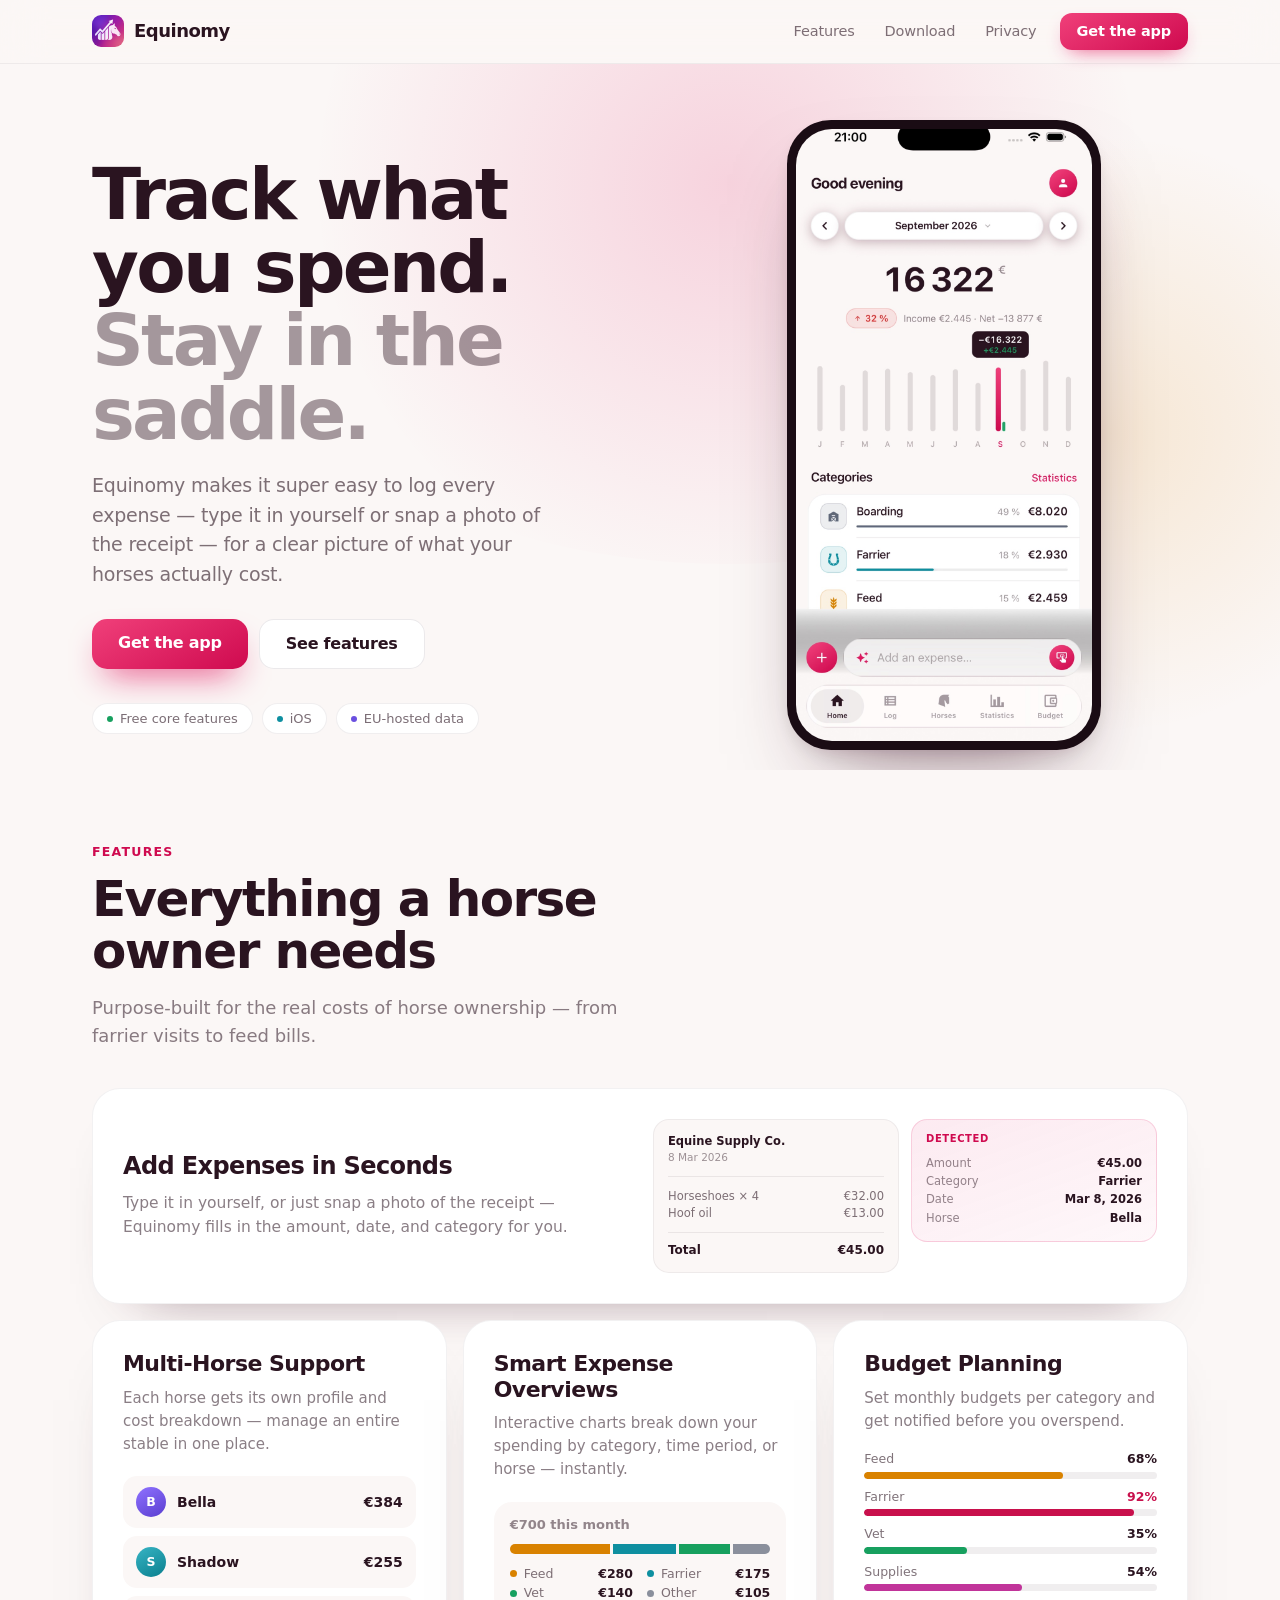
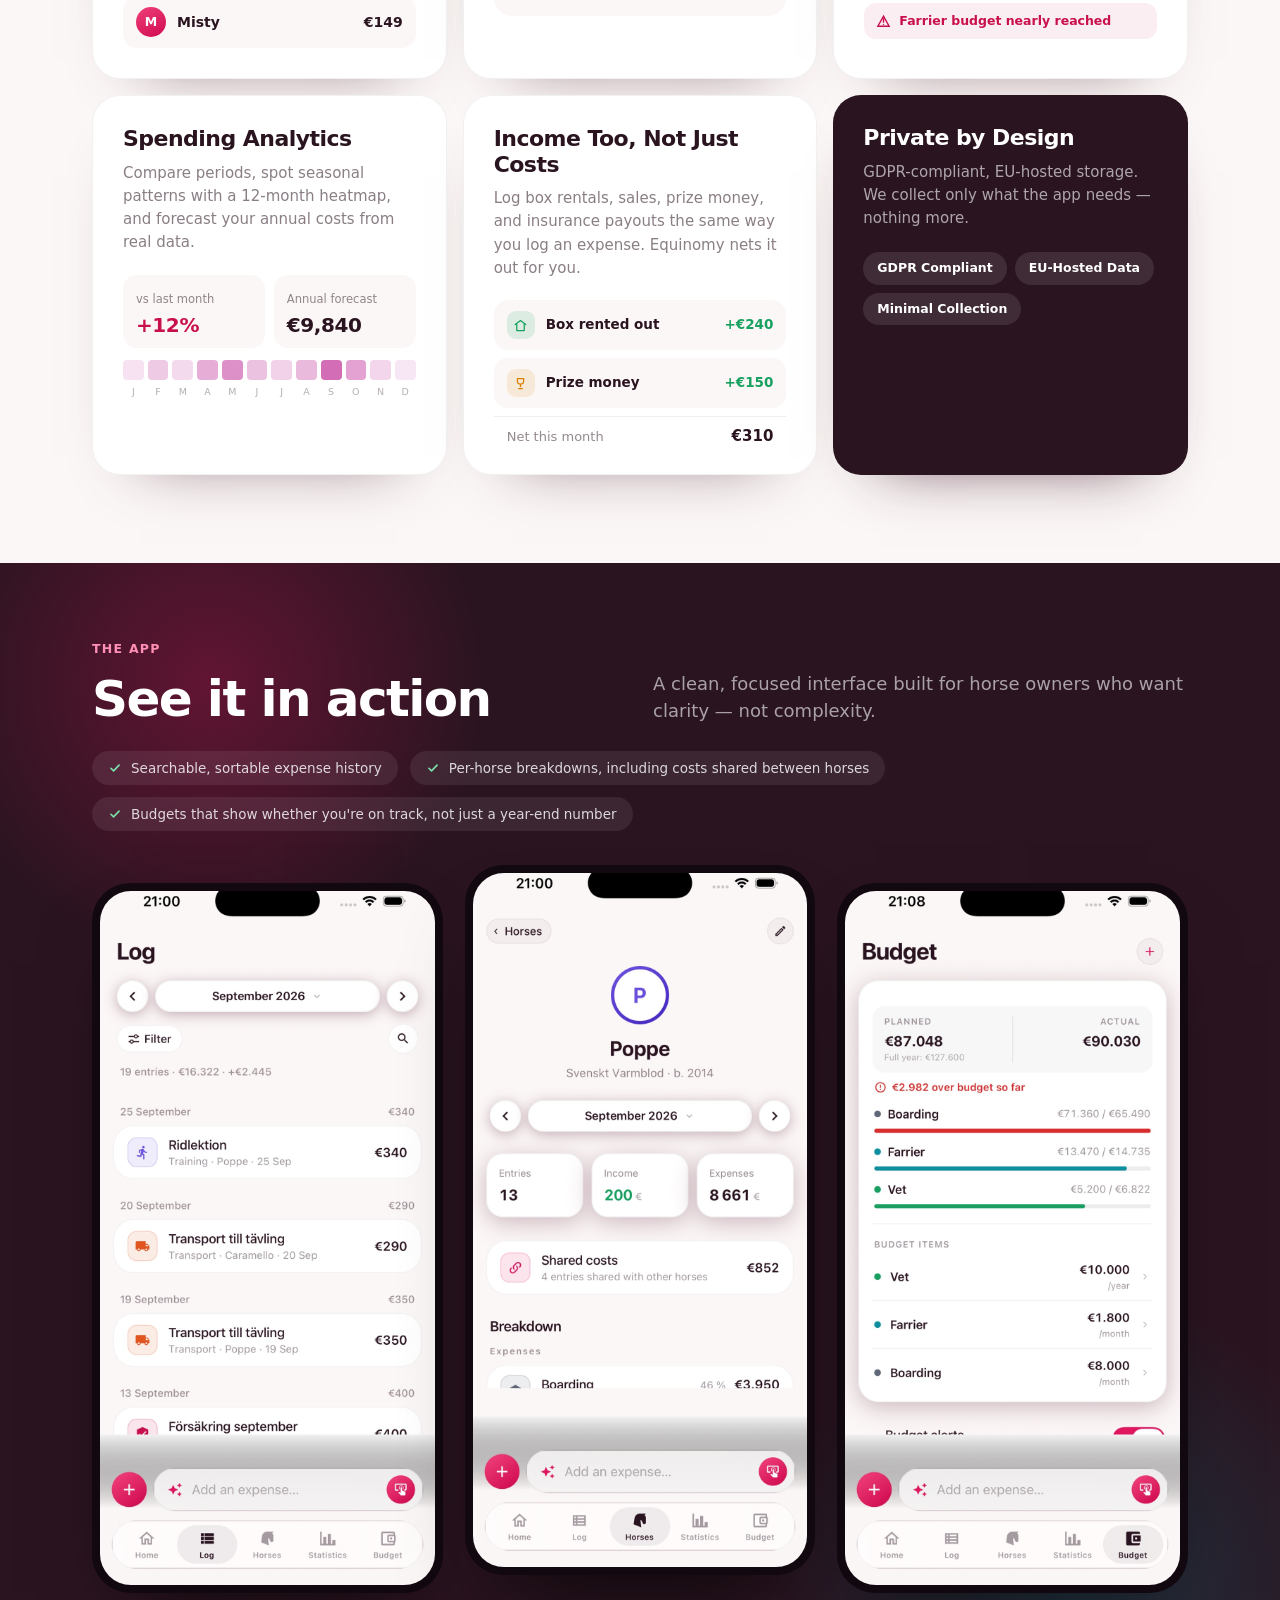
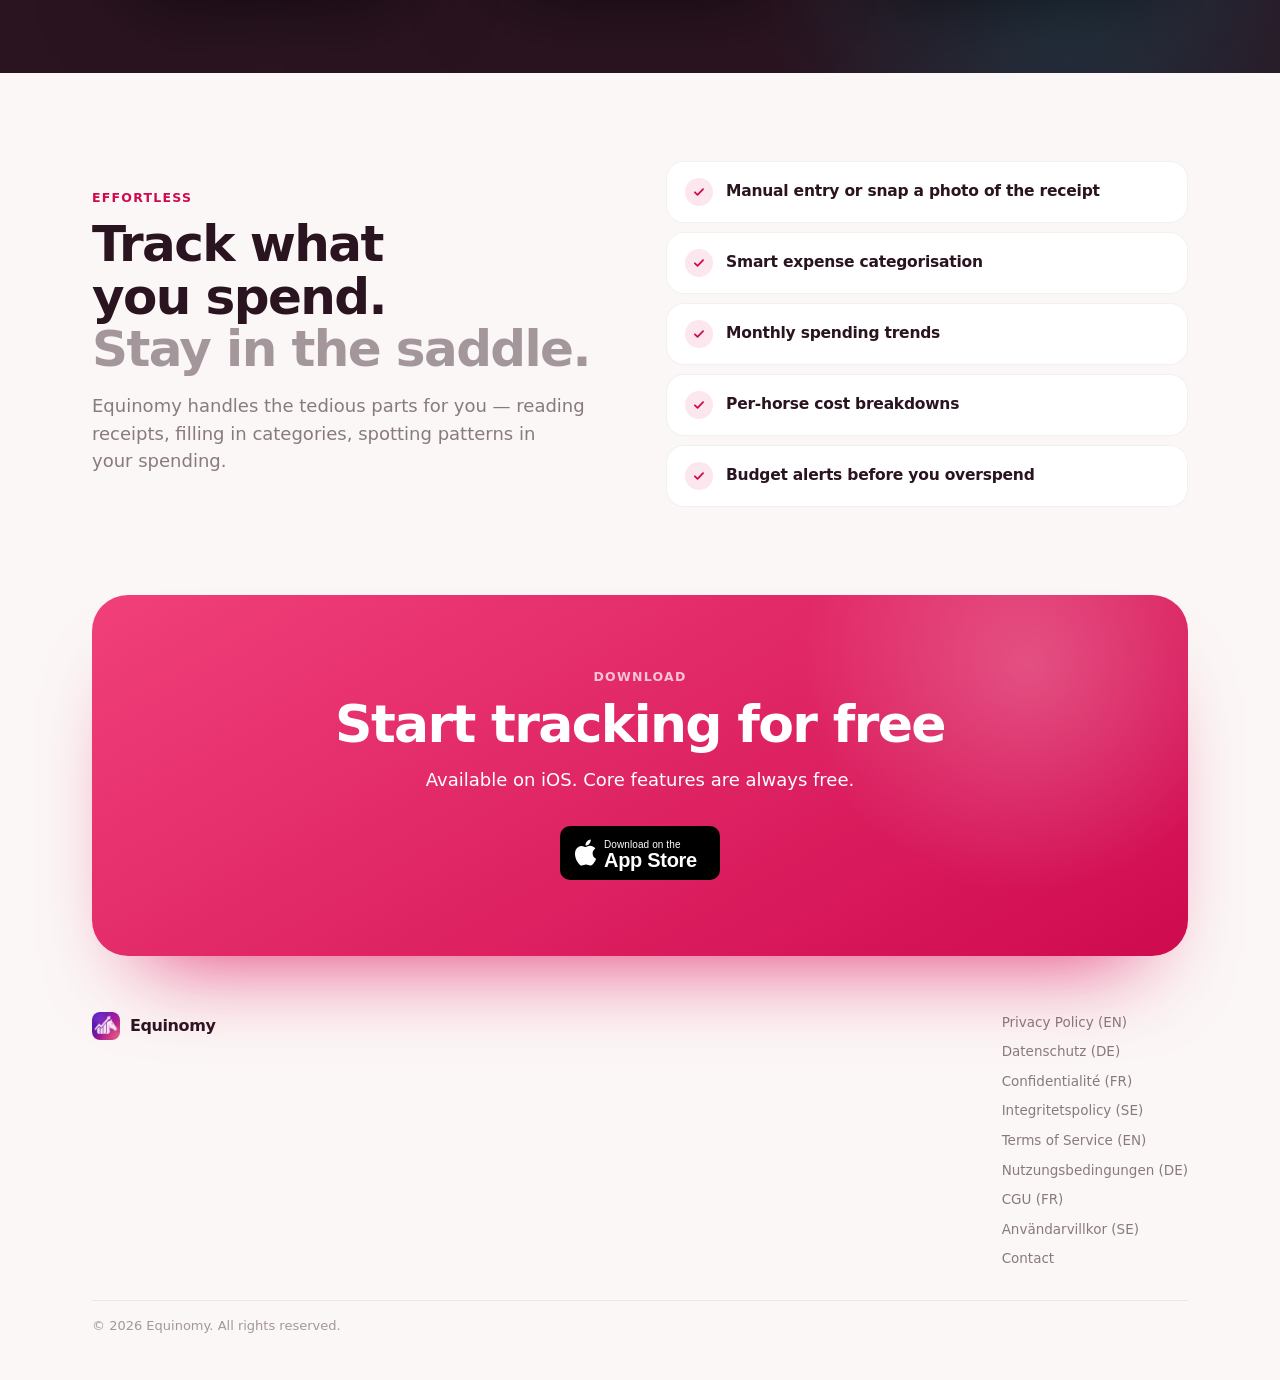
<file: index.html>
<!DOCTYPE html>
<html lang="en">
<head>
  <meta charset="UTF-8" />
  <meta name="viewport" content="width=device-width, initial-scale=1.0" />
  <title>Equinomy – Horse Expense Tracker</title>
  <meta name="description" content="Track every horse expense effortlessly. Type it in yourself or snap a photo of the receipt — budget overviews and multi-horse support, all in one app." />
  <link rel="icon" href="assets/logo-icon.png" />
  <link rel="stylesheet" href="assets/style.css" />
</head>
<body>

<nav>
  <div class="nav-inner">
    <a class="nav-logo" href="index.html">
      <img src="assets/logo-icon.png" alt="Equinomy logo" />
      Equinomy
    </a>
    <ul class="nav-links">
      <li><a href="#features">Features</a></li>
      <li><a href="#download">Download</a></li>
      <li><a href="privacy-policy-en.html">Privacy</a></li>
      <li><a class="nav-cta" href="#download">Get the app</a></li>
    </ul>
  </div>
</nav>

<!-- HERO -->
<section class="hero">
  <div class="hero-glow hero-glow-1"></div>
  <div class="hero-glow hero-glow-2"></div>
  <div class="hero-inner">
    <div class="hero-copy">
      <h1>Track what you spend.<br><span class="muted">Stay in the saddle.</span></h1>
      <p>Equinomy makes it super easy to log every expense — type it in yourself or snap a photo of the receipt — for a clear picture of what your horses actually cost.</p>
      <div class="hero-actions">
        <a href="#download" class="btn-primary">Get the app</a>
        <a href="#features" class="btn-secondary">See features</a>
      </div>
      <div class="trust-pills">
        <div class="trust-pill"><span class="dot dot-green"></span>Free core features</div>
        <div class="trust-pill"><span class="dot dot-teal"></span>iOS</div>
        <div class="trust-pill"><span class="dot dot-violet"></span>EU-hosted data</div>
      </div>
    </div>

    <!-- hero phone — real screenshot, see app-screenshots/ (mobile repo) →
         assets/screenshots/. See CLAUDE.md's Design System note. -->
    <div class="hero-phone-col">
      <div class="phone-shell">
        <div class="phone-screen">
          <img class="phone-screenshot" src="assets/screenshots/home.jpg" alt="Equinomy home screen showing this month's spend, a 12-month bar chart, and top categories" />
        </div>
      </div>
    </div>
  </div>
</section>

<!-- FEATURES -->
<section class="features" id="features">
  <div class="eyebrow">Features</div>
  <h2 class="section-h2">Everything a horse owner needs</h2>
  <p class="section-sub">Purpose-built for the real costs of horse ownership — from farrier visits to feed bills.</p>

  <div class="features-grid">

    <!-- Add Expenses in Seconds (wide) -->
    <div class="card card-wide">
      <div class="card-copy">
        <h3>Add Expenses in Seconds</h3>
        <p>Type it in yourself, or just snap a photo of the receipt — Equinomy fills in the amount, date, and category for you.</p>
      </div>
      <div class="card-visual ai-visual">
        <div class="receipt-panel">
          <div class="receipt-store">Equine Supply Co.</div>
          <div class="receipt-date">8 Mar 2026</div>
          <div class="receipt-rule"></div>
          <div class="receipt-line"><span>Horseshoes × 4</span><span>€32.00</span></div>
          <div class="receipt-line"><span>Hoof oil</span><span>€13.00</span></div>
          <div class="receipt-rule tight"></div>
          <div class="receipt-total"><span>Total</span><span>€45.00</span></div>
        </div>
        <div class="ai-extracted-panel">
          <div class="ai-extracted-label">DETECTED</div>
          <div class="ai-extracted-row"><span>Amount</span><b>€45.00</b></div>
          <div class="ai-extracted-row"><span>Category</span><b>Farrier</b></div>
          <div class="ai-extracted-row"><span>Date</span><b>Mar 8, 2026</b></div>
          <div class="ai-extracted-row"><span>Horse</span><b>Bella</b></div>
        </div>
      </div>
    </div>

    <!-- Multi-Horse Support -->
    <div class="card">
      <h3>Multi-Horse Support</h3>
      <p>Each horse gets its own profile and cost breakdown — manage an entire stable in one place.</p>
      <div class="horse-rows">
        <div class="horse-row">
          <div class="horse-avatar" style="background:linear-gradient(150deg,#8f72ff,#5a3ed0)">B</div>
          <div class="horse-row-name">Bella</div>
          <div class="horse-row-amt">€384</div>
        </div>
        <div class="horse-row">
          <div class="horse-avatar" style="background:linear-gradient(150deg,#37b4c4,#0a7f8e)">S</div>
          <div class="horse-row-name">Shadow</div>
          <div class="horse-row-amt">€255</div>
        </div>
        <div class="horse-row">
          <div class="horse-avatar" style="background:linear-gradient(150deg,#f0407a,#cf0a4f)">M</div>
          <div class="horse-row-name">Misty</div>
          <div class="horse-row-amt">€149</div>
        </div>
      </div>
    </div>

    <!-- Smart Expense Overviews -->
    <div class="card">
      <h3>Smart Expense Overviews</h3>
      <p>Interactive charts break down your spending by category, time period, or horse — instantly.</p>
      <div class="overview-panel">
        <div class="overview-total">€700 this month</div>
        <div class="overview-bar">
          <div style="flex:280;background:#d98200"></div>
          <div style="flex:175;background:#0e8fa0"></div>
          <div style="flex:140;background:#17a05f"></div>
          <div style="flex:105;background:#8a8f9c"></div>
        </div>
        <div class="overview-legend">
          <div class="legend-row"><span class="legend-dot" style="background:#d98200"></span><span class="legend-label">Feed</span><span class="legend-val">€280</span></div>
          <div class="legend-row"><span class="legend-dot" style="background:#0e8fa0"></span><span class="legend-label">Farrier</span><span class="legend-val">€175</span></div>
          <div class="legend-row"><span class="legend-dot" style="background:#17a05f"></span><span class="legend-label">Vet</span><span class="legend-val">€140</span></div>
          <div class="legend-row"><span class="legend-dot" style="background:#8a8f9c"></span><span class="legend-label">Other</span><span class="legend-val">€105</span></div>
        </div>
      </div>
    </div>

    <!-- Budget Planning -->
    <div class="card">
      <h3>Budget Planning</h3>
      <p>Set monthly budgets per category and get notified before you overspend.</p>
      <div class="budget-rows">
        <div>
          <div class="budget-row-meta"><span>Feed</span><b>68%</b></div>
          <div class="budget-track"><div class="budget-fill" style="width:68%;background:#d98200"></div></div>
        </div>
        <div>
          <div class="budget-row-meta"><span>Farrier</span><b style="color:#c8104c">92%</b></div>
          <div class="budget-track"><div class="budget-fill" style="width:92%;background:#c8104c"></div></div>
        </div>
        <div>
          <div class="budget-row-meta"><span>Vet</span><b>35%</b></div>
          <div class="budget-track"><div class="budget-fill" style="width:35%;background:#17a05f"></div></div>
        </div>
        <div>
          <div class="budget-row-meta"><span>Supplies</span><b>54%</b></div>
          <div class="budget-track"><div class="budget-fill" style="width:54%;background:#c1349a"></div></div>
        </div>
        <div class="budget-warning">
          <svg width="15" height="15" viewBox="0 0 24 24" fill="none" stroke-width="2.2" stroke-linecap="round"><path d="M12 8v5M12 16.5h.01M12 3.5l9 16H3z"/></svg>
          <span>Farrier budget nearly reached</span>
        </div>
      </div>
    </div>

    <!-- Spending Analytics -->
    <div class="card">
      <h3>Spending Analytics</h3>
      <p>Compare periods, spot seasonal patterns with a 12-month heatmap, and forecast your annual costs from real data.</p>
      <div class="analytics-kpis">
        <div class="analytics-kpi"><span class="analytics-kpi-label">vs last month</span><span class="analytics-kpi-val negative">+12%</span></div>
        <div class="analytics-kpi"><span class="analytics-kpi-label">Annual forecast</span><span class="analytics-kpi-val">€9,840</span></div>
      </div>
      <div class="heatmap">
        <div class="heatmap-cell" style="opacity:.14"></div>
        <div class="heatmap-cell" style="opacity:.26"></div>
        <div class="heatmap-cell" style="opacity:.18"></div>
        <div class="heatmap-cell" style="opacity:.40"></div>
        <div class="heatmap-cell" style="opacity:.55"></div>
        <div class="heatmap-cell" style="opacity:.30"></div>
        <div class="heatmap-cell" style="opacity:.22"></div>
        <div class="heatmap-cell" style="opacity:.34"></div>
        <div class="heatmap-cell" style="opacity:.72"></div>
        <div class="heatmap-cell" style="opacity:.46"></div>
        <div class="heatmap-cell" style="opacity:.20"></div>
        <div class="heatmap-cell" style="opacity:.12"></div>
      </div>
      <div class="heatmap-labels">
        <span>J</span><span>F</span><span>M</span><span>A</span><span>M</span><span>J</span><span>J</span><span>A</span><span>S</span><span>O</span><span>N</span><span>D</span>
      </div>
    </div>

    <!-- Income Too, Not Just Costs (content flag: showIncome, default true) -->
    <div class="card">
      <h3>Income Too, Not Just Costs</h3>
      <p>Log box rentals, sales, prize money, and insurance payouts the same way you log an expense. Equinomy nets it out for you.</p>
      <div class="income-rows">
        <div class="income-row">
          <div class="income-icon" style="background:rgba(23,160,95,.13)"><svg width="15" height="15" viewBox="0 0 24 24" fill="none" stroke="#17a05f" stroke-linecap="round" stroke-linejoin="round"><path d="M3.5 10.5L12 4l8.5 6.5M6 9.5V20h12V9.5"/></svg></div>
          <div class="income-label">Box rented out</div>
          <div class="income-amt">+€240</div>
        </div>
        <div class="income-row">
          <div class="income-icon" style="background:rgba(217,130,0,.12)"><svg width="15" height="15" viewBox="0 0 24 24" fill="none" stroke="#d98200" stroke-linecap="round" stroke-linejoin="round"><path d="M7 4h10v4a5 5 0 01-10 0zM12 13v4M9 20h6"/></svg></div>
          <div class="income-label">Prize money</div>
          <div class="income-amt">+€150</div>
        </div>
        <div class="income-net">
          <div class="income-net-label">Net this month</div>
          <div class="income-net-val">€310</div>
        </div>
      </div>
    </div>

    <!-- Private by Design -->
    <div class="card card-dark">
      <h3>Private by Design</h3>
      <p>GDPR-compliant, EU-hosted storage. We collect only what the app needs — nothing more.</p>
      <div class="privacy-badges">
        <span>GDPR Compliant</span>
        <span>EU-Hosted Data</span>
        <span>Minimal Collection</span>
      </div>
    </div>

  </div>
</section>

<!-- SEE IT IN ACTION -->
<section class="action-section">
  <div class="action-glow action-glow-1"></div>
  <div class="action-glow action-glow-2"></div>
  <div class="action-inner">
    <div class="eyebrow on-dark">The app</div>
    <div class="action-head">
      <h2 class="section-h2 on-dark">See it in action</h2>
      <p class="section-sub on-dark">A clean, focused interface built for horse owners who want clarity — not complexity.</p>
    </div>
    <div class="action-pills">
      <div class="action-pill"><svg width="14" height="14" viewBox="0 0 24 24" fill="none" stroke-linecap="round" stroke-linejoin="round"><path d="M5 12.5l4.5 4.5L19 7"/></svg><span>Searchable, sortable expense history</span></div>
      <div class="action-pill"><svg width="14" height="14" viewBox="0 0 24 24" fill="none" stroke-linecap="round" stroke-linejoin="round"><path d="M5 12.5l4.5 4.5L19 7"/></svg><span>Per-horse breakdowns, including costs shared between horses</span></div>
      <div class="action-pill"><svg width="14" height="14" viewBox="0 0 24 24" fill="none" stroke-linecap="round" stroke-linejoin="round"><path d="M5 12.5l4.5 4.5L19 7"/></svg><span>Budgets that show whether you're on track, not just a year-end number</span></div>
    </div>

    <!-- Real screenshots — see app-screenshots/ (mobile repo) → assets/screenshots/. -->
    <div class="action-phones">

      <!-- Log -->
      <div class="phone-shell-sm">
        <div class="phone-screen-sm">
          <img class="phone-screenshot" src="assets/screenshots/log.jpg" alt="Equinomy Log screen with search, filters, and a list of expenses" />
        </div>
      </div>

      <!-- Horse profile — shared costs -->
      <div class="phone-shell-sm raised">
        <div class="phone-screen-sm">
          <img class="phone-screenshot" src="assets/screenshots/horse-detail.jpg" alt="Equinomy horse profile showing expenses, income, and costs shared with another horse" />
        </div>
      </div>

      <!-- Budget -->
      <div class="phone-shell-sm">
        <div class="phone-screen-sm">
          <img class="phone-screenshot" src="assets/screenshots/budget.jpg" alt="Equinomy Budget screen comparing planned vs. actual spend, with an over-budget alert" />
        </div>
      </div>

    </div>
  </div>
</section>

<!-- EFFORTLESS -->
<section class="ai-section">
  <div class="ai-section-copy">
    <div class="eyebrow">Effortless</div>
    <h2 class="section-h2">Track what you spend.<br><span class="muted" style="color:rgba(42,20,32,.42)">Stay in the saddle.</span></h2>
    <p class="section-sub">Equinomy handles the tedious parts for you — reading receipts, filling in categories, spotting patterns in your spending.</p>
  </div>
  <div class="ai-section-list">
    <div class="ai-check-row"><div class="ai-check-icon"><svg width="14" height="14" viewBox="0 0 24 24" fill="none" stroke-linecap="round" stroke-linejoin="round"><path d="M5 12.5l4.5 4.5L19 7"/></svg></div><span>Manual entry or snap a photo of the receipt</span></div>
    <div class="ai-check-row"><div class="ai-check-icon"><svg width="14" height="14" viewBox="0 0 24 24" fill="none" stroke-linecap="round" stroke-linejoin="round"><path d="M5 12.5l4.5 4.5L19 7"/></svg></div><span>Smart expense categorisation</span></div>
    <div class="ai-check-row"><div class="ai-check-icon"><svg width="14" height="14" viewBox="0 0 24 24" fill="none" stroke-linecap="round" stroke-linejoin="round"><path d="M5 12.5l4.5 4.5L19 7"/></svg></div><span>Monthly spending trends</span></div>
    <div class="ai-check-row"><div class="ai-check-icon"><svg width="14" height="14" viewBox="0 0 24 24" fill="none" stroke-linecap="round" stroke-linejoin="round"><path d="M5 12.5l4.5 4.5L19 7"/></svg></div><span>Per-horse cost breakdowns</span></div>
    <div class="ai-check-row"><div class="ai-check-icon"><svg width="14" height="14" viewBox="0 0 24 24" fill="none" stroke-linecap="round" stroke-linejoin="round"><path d="M5 12.5l4.5 4.5L19 7"/></svg></div><span>Budget alerts before you overspend</span></div>
  </div>
</section>

<!-- DOWNLOAD -->
<section class="download" id="download">
  <div class="download-panel">
    <div class="download-glow"></div>
    <div class="download-content">
      <div class="eyebrow">Download</div>
      <h2>Start tracking for free</h2>
      <p>Available on iOS. Core features are always free.</p>
      <div class="store-buttons">
        <!-- Google Play badge removed until Equinomy ships on Android. -->
        <a href="https://apps.apple.com/gb/app/equinomy/id6760335735" class="store-badge-link"><img src="assets/badge-appstore.svg" alt="Download on the App Store" /></a>
      </div>
    </div>
  </div>
</section>

<footer>
  <div class="footer-top">
    <div class="footer-brand">
      <img src="assets/logo-icon.png" alt="Equinomy logo" />
      <span>Equinomy</span>
    </div>
    <div class="footer-links">
      <a href="privacy-policy-en.html">Privacy Policy (EN)</a>
      <a href="privacy-policy-de.html">Datenschutz (DE)</a>
      <a href="privacy-policy-fr.html">Confidentialité (FR)</a>
      <a href="privacy-policy-se.html">Integritetspolicy (SE)</a>
      <a href="terms-en.html">Terms of Service (EN)</a>
      <a href="terms-de.html">Nutzungsbedingungen (DE)</a>
      <a href="terms-fr.html">CGU (FR)</a>
      <a href="terms-se.html">Användarvillkor (SE)</a>
      <a href="mailto:info@equinomyapp.com">Contact</a>
    </div>
  </div>
  <div class="footer-rule"></div>
  <div class="copyright">© 2026 Equinomy. All rights reserved.</div>
</footer>

</body>
</html>
</file>
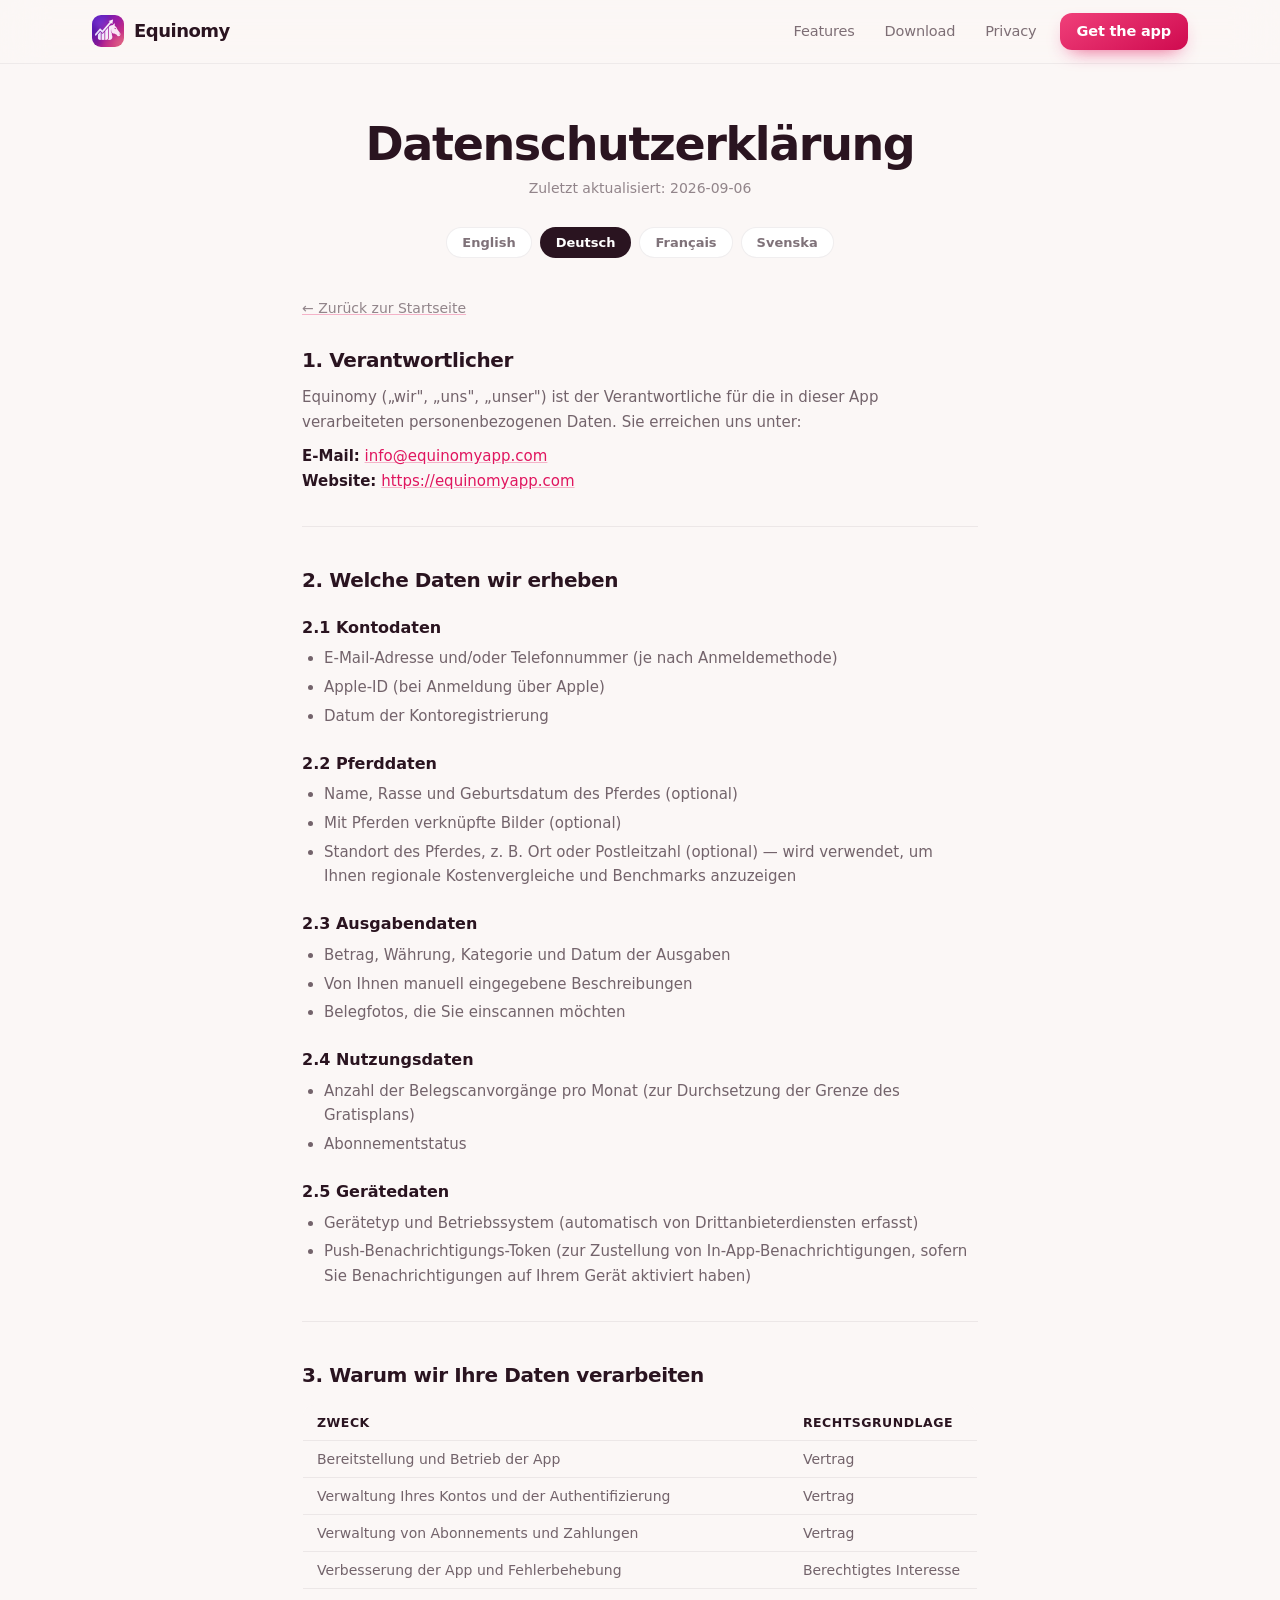
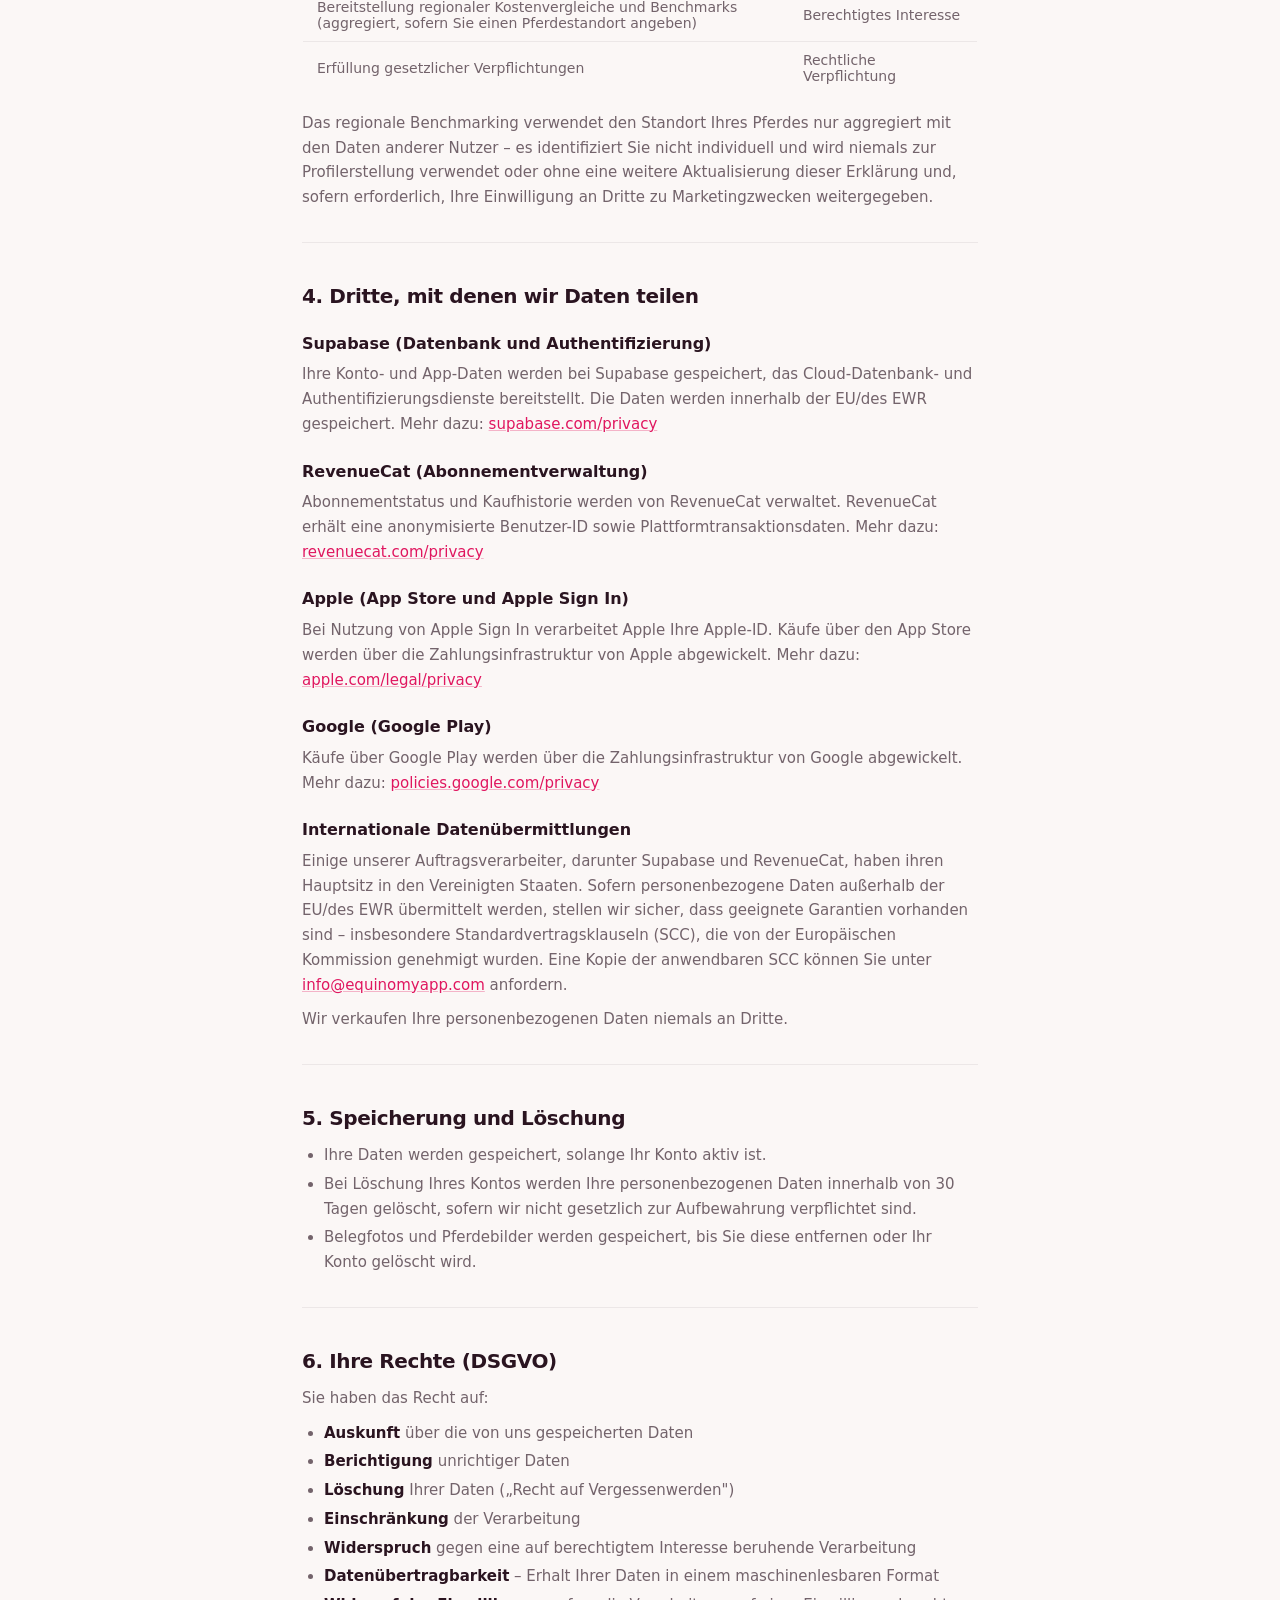
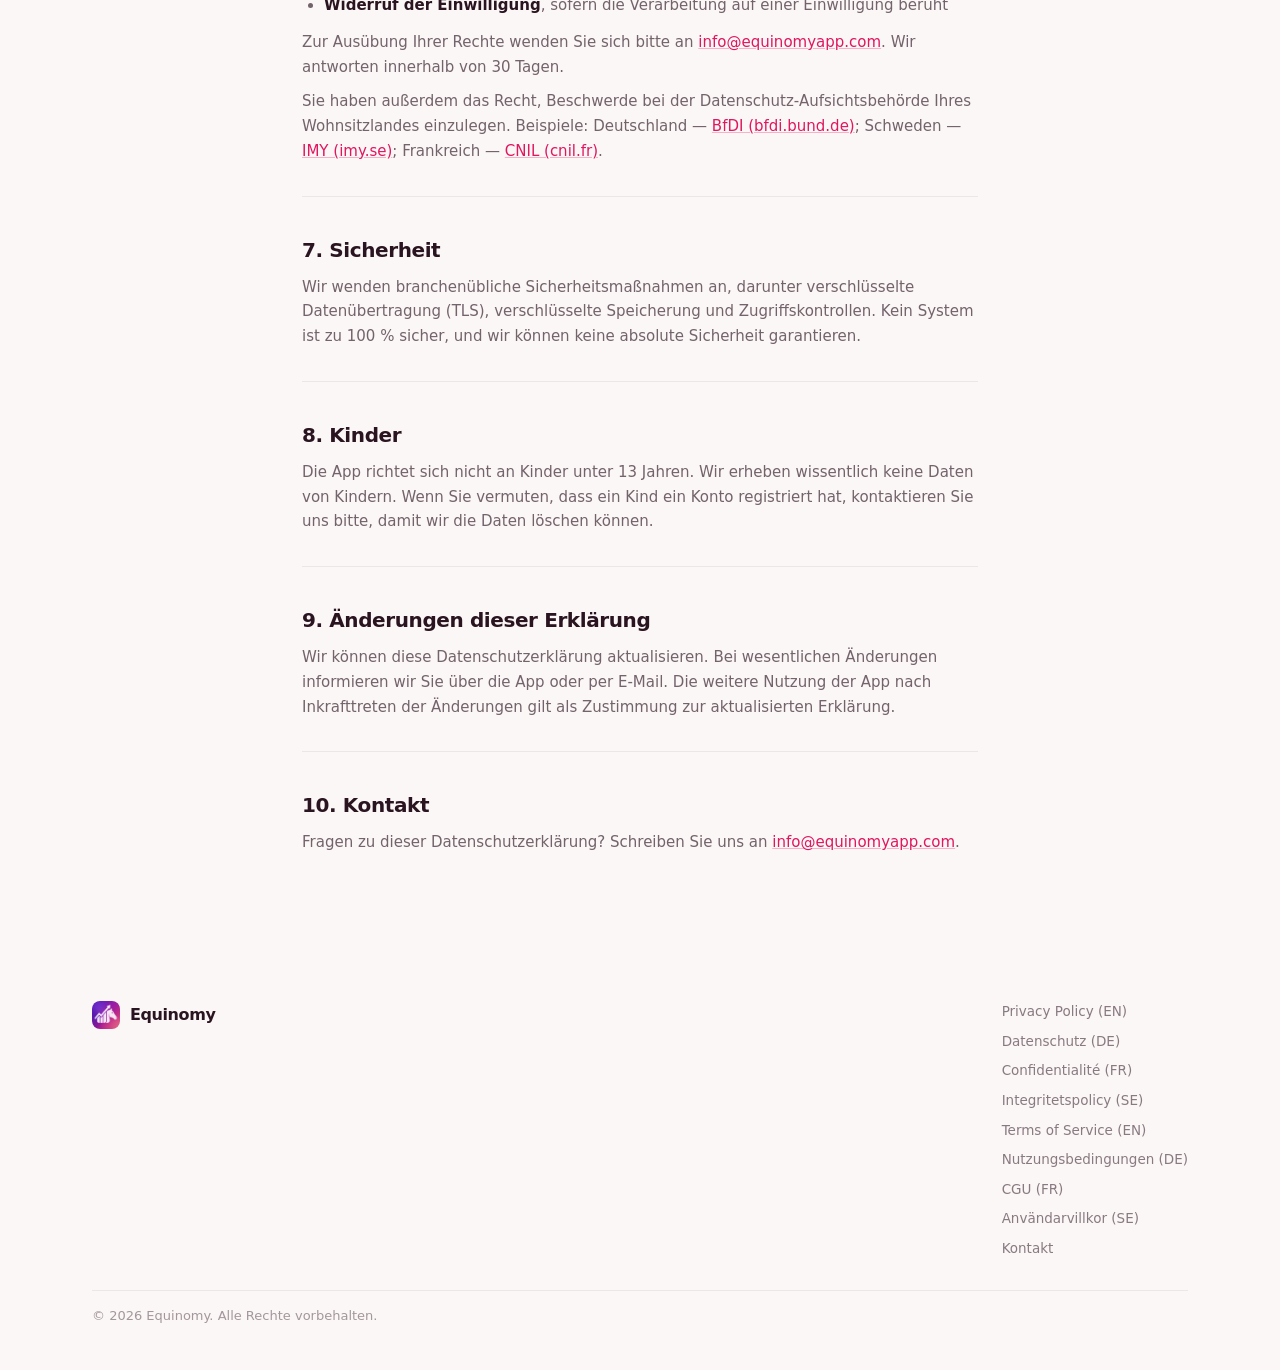
<file: privacy-policy-de.html>
<!DOCTYPE html>
<html lang="de">
<head>
  <meta charset="UTF-8" />
  <meta name="viewport" content="width=device-width, initial-scale=1.0" />
  <title>Datenschutzerklärung – Equinomy</title>
  <meta name="description" content="Datenschutzerklärung für die Equinomy Pferde-Ausgaben-App." />
  <link rel="icon" href="assets/logo-icon.png" />
  <link rel="stylesheet" href="assets/style.css" />
</head>
<body>

<nav>
  <div class="nav-inner">
    <a class="nav-logo" href="index.html">
      <img src="assets/logo-icon.png" alt="Equinomy logo" />
      Equinomy
    </a>
    <ul class="nav-links">
      <li><a href="index.html#features">Features</a></li>
      <li><a href="index.html#download">Download</a></li>
      <li><a href="privacy-policy-en.html">Privacy</a></li>
      <li><a class="nav-cta" href="index.html#download">Get the app</a></li>
    </ul>
  </div>
</nav>

<div class="page-header">
  <h1>Datenschutzerklärung</h1>
  <p>Zuletzt aktualisiert: 2026-09-06</p>
</div>

<div class="lang-switcher">
  <a href="privacy-policy-en.html">English</a>
  <a href="privacy-policy-de.html" class="active">Deutsch</a>
  <a href="privacy-policy-fr.html">Français</a>
  <a href="privacy-policy-se.html">Svenska</a>
</div>

<div class="policy-body">
  <a class="back-link" href="index.html">← Zurück zur Startseite</a>

  <h2>1. Verantwortlicher</h2>
  <p>Equinomy („wir", „uns", „unser") ist der Verantwortliche für die in dieser App verarbeiteten personenbezogenen Daten. Sie erreichen uns unter:</p>
  <p><strong>E-Mail:</strong> <a href="mailto:info@equinomyapp.com">info@equinomyapp.com</a><br>
  <strong>Website:</strong> <a href="https://equinomyapp.com">https://equinomyapp.com</a></p>

  <hr>

  <h2>2. Welche Daten wir erheben</h2>

  <h3>2.1 Kontodaten</h3>
  <ul>
    <li>E-Mail-Adresse und/oder Telefonnummer (je nach Anmeldemethode)</li>
    <li>Apple-ID (bei Anmeldung über Apple)</li>
    <li>Datum der Kontoregistrierung</li>
  </ul>

  <h3>2.2 Pferddaten</h3>
  <ul>
    <li>Name, Rasse und Geburtsdatum des Pferdes (optional)</li>
    <li>Mit Pferden verknüpfte Bilder (optional)</li>
    <li>Standort des Pferdes, z. B. Ort oder Postleitzahl (optional) — wird verwendet, um Ihnen regionale Kostenvergleiche und Benchmarks anzuzeigen</li>
  </ul>

  <h3>2.3 Ausgabendaten</h3>
  <ul>
    <li>Betrag, Währung, Kategorie und Datum der Ausgaben</li>
    <li>Von Ihnen manuell eingegebene Beschreibungen</li>
    <li>Belegfotos, die Sie einscannen möchten</li>
  </ul>

  <h3>2.4 Nutzungsdaten</h3>
  <ul>
    <li>Anzahl der Belegscanvorgänge pro Monat (zur Durchsetzung der Grenze des Gratisplans)</li>
    <li>Abonnementstatus</li>
  </ul>

  <h3>2.5 Gerätedaten</h3>
  <ul>
    <li>Gerätetyp und Betriebssystem (automatisch von Drittanbieterdiensten erfasst)</li>
    <li>Push-Benachrichtigungs-Token (zur Zustellung von In-App-Benachrichtigungen, sofern Sie Benachrichtigungen auf Ihrem Gerät aktiviert haben)</li>
  </ul>

  <hr>

  <h2>3. Warum wir Ihre Daten verarbeiten</h2>
  <table>
    <thead>
      <tr><th>Zweck</th><th>Rechtsgrundlage</th></tr>
    </thead>
    <tbody>
      <tr><td>Bereitstellung und Betrieb der App</td><td>Vertrag</td></tr>
      <tr><td>Verwaltung Ihres Kontos und der Authentifizierung</td><td>Vertrag</td></tr>
      <tr><td>Verwaltung von Abonnements und Zahlungen</td><td>Vertrag</td></tr>
      <tr><td>Verbesserung der App und Fehlerbehebung</td><td>Berechtigtes Interesse</td></tr>
      <tr><td>Bereitstellung regionaler Kostenvergleiche und Benchmarks (aggregiert, sofern Sie einen Pferdestandort angeben)</td><td>Berechtigtes Interesse</td></tr>
      <tr><td>Erfüllung gesetzlicher Verpflichtungen</td><td>Rechtliche Verpflichtung</td></tr>
    </tbody>
  </table>
  <p>Das regionale Benchmarking verwendet den Standort Ihres Pferdes nur aggregiert mit den Daten anderer Nutzer – es identifiziert Sie nicht individuell und wird niemals zur Profilerstellung verwendet oder ohne eine weitere Aktualisierung dieser Erklärung und, sofern erforderlich, Ihre Einwilligung an Dritte zu Marketingzwecken weitergegeben.</p>

  <hr>

  <h2>4. Dritte, mit denen wir Daten teilen</h2>

  <h3>Supabase (Datenbank und Authentifizierung)</h3>
  <p>Ihre Konto- und App-Daten werden bei Supabase gespeichert, das Cloud-Datenbank- und Authentifizierungsdienste bereitstellt. Die Daten werden innerhalb der EU/des EWR gespeichert. Mehr dazu: <a href="https://supabase.com/privacy">supabase.com/privacy</a></p>

  <h3>RevenueCat (Abonnementverwaltung)</h3>
  <p>Abonnementstatus und Kaufhistorie werden von RevenueCat verwaltet. RevenueCat erhält eine anonymisierte Benutzer-ID sowie Plattformtransaktionsdaten. Mehr dazu: <a href="https://www.revenuecat.com/privacy">revenuecat.com/privacy</a></p>

  <h3>Apple (App Store und Apple Sign In)</h3>
  <p>Bei Nutzung von Apple Sign In verarbeitet Apple Ihre Apple-ID. Käufe über den App Store werden über die Zahlungsinfrastruktur von Apple abgewickelt. Mehr dazu: <a href="https://www.apple.com/legal/privacy/">apple.com/legal/privacy</a></p>

  <h3>Google (Google Play)</h3>
  <p>Käufe über Google Play werden über die Zahlungsinfrastruktur von Google abgewickelt. Mehr dazu: <a href="https://policies.google.com/privacy">policies.google.com/privacy</a></p>

  <h3>Internationale Datenübermittlungen</h3>
  <p>Einige unserer Auftragsverarbeiter, darunter Supabase und RevenueCat, haben ihren Hauptsitz in den Vereinigten Staaten. Sofern personenbezogene Daten außerhalb der EU/des EWR übermittelt werden, stellen wir sicher, dass geeignete Garantien vorhanden sind – insbesondere Standardvertragsklauseln (SCC), die von der Europäischen Kommission genehmigt wurden. Eine Kopie der anwendbaren SCC können Sie unter <a href="mailto:info@equinomyapp.com">info@equinomyapp.com</a> anfordern.</p>

  <p>Wir verkaufen Ihre personenbezogenen Daten niemals an Dritte.</p>

  <hr>

  <h2>5. Speicherung und Löschung</h2>
  <ul>
    <li>Ihre Daten werden gespeichert, solange Ihr Konto aktiv ist.</li>
    <li>Bei Löschung Ihres Kontos werden Ihre personenbezogenen Daten innerhalb von 30 Tagen gelöscht, sofern wir nicht gesetzlich zur Aufbewahrung verpflichtet sind.</li>
    <li>Belegfotos und Pferdebilder werden gespeichert, bis Sie diese entfernen oder Ihr Konto gelöscht wird.</li>
  </ul>

  <hr>

  <h2>6. Ihre Rechte (DSGVO)</h2>
  <p>Sie haben das Recht auf:</p>
  <ul>
    <li><strong>Auskunft</strong> über die von uns gespeicherten Daten</li>
    <li><strong>Berichtigung</strong> unrichtiger Daten</li>
    <li><strong>Löschung</strong> Ihrer Daten („Recht auf Vergessenwerden")</li>
    <li><strong>Einschränkung</strong> der Verarbeitung</li>
    <li><strong>Widerspruch</strong> gegen eine auf berechtigtem Interesse beruhende Verarbeitung</li>
    <li><strong>Datenübertragbarkeit</strong> – Erhalt Ihrer Daten in einem maschinenlesbaren Format</li>
    <li><strong>Widerruf der Einwilligung</strong>, sofern die Verarbeitung auf einer Einwilligung beruht</li>
  </ul>
  <p>Zur Ausübung Ihrer Rechte wenden Sie sich bitte an <a href="mailto:info@equinomyapp.com">info@equinomyapp.com</a>. Wir antworten innerhalb von 30 Tagen.</p>
  <p>Sie haben außerdem das Recht, Beschwerde bei der Datenschutz-Aufsichtsbehörde Ihres Wohnsitzlandes einzulegen. Beispiele: Deutschland — <a href="https://www.bfdi.bund.de">BfDI (bfdi.bund.de)</a>; Schweden — <a href="https://www.imy.se">IMY (imy.se)</a>; Frankreich — <a href="https://www.cnil.fr">CNIL (cnil.fr)</a>.</p>

  <hr>

  <h2>7. Sicherheit</h2>
  <p>Wir wenden branchenübliche Sicherheitsmaßnahmen an, darunter verschlüsselte Datenübertragung (TLS), verschlüsselte Speicherung und Zugriffskontrollen. Kein System ist zu 100 % sicher, und wir können keine absolute Sicherheit garantieren.</p>

  <hr>

  <h2>8. Kinder</h2>
  <p>Die App richtet sich nicht an Kinder unter 13 Jahren. Wir erheben wissentlich keine Daten von Kindern. Wenn Sie vermuten, dass ein Kind ein Konto registriert hat, kontaktieren Sie uns bitte, damit wir die Daten löschen können.</p>

  <hr>

  <h2>9. Änderungen dieser Erklärung</h2>
  <p>Wir können diese Datenschutzerklärung aktualisieren. Bei wesentlichen Änderungen informieren wir Sie über die App oder per E-Mail. Die weitere Nutzung der App nach Inkrafttreten der Änderungen gilt als Zustimmung zur aktualisierten Erklärung.</p>

  <hr>

  <h2>10. Kontakt</h2>
  <p>Fragen zu dieser Datenschutzerklärung? Schreiben Sie uns an <a href="mailto:info@equinomyapp.com">info@equinomyapp.com</a>.</p>
</div>

<footer>
  <div class="footer-top">
    <div class="footer-brand">
      <img src="assets/logo-icon.png" alt="Equinomy logo" />
      <span>Equinomy</span>
    </div>
    <div class="footer-links">
    <a href="privacy-policy-en.html">Privacy Policy (EN)</a>
    <a href="privacy-policy-de.html">Datenschutz (DE)</a>
    <a href="privacy-policy-fr.html">Confidentialité (FR)</a>
    <a href="privacy-policy-se.html">Integritetspolicy (SE)</a>
    <a href="terms-en.html">Terms of Service (EN)</a>
    <a href="terms-de.html">Nutzungsbedingungen (DE)</a>
    <a href="terms-fr.html">CGU (FR)</a>
    <a href="terms-se.html">Användarvillkor (SE)</a>
    <a href="mailto:info@equinomyapp.com">Kontakt</a>
    </div>
  </div>
  <div class="footer-rule"></div>
  <div class="copyright">&copy; 2026 Equinomy. Alle Rechte vorbehalten.</div>
</footer>

</body>
</html>
</file>
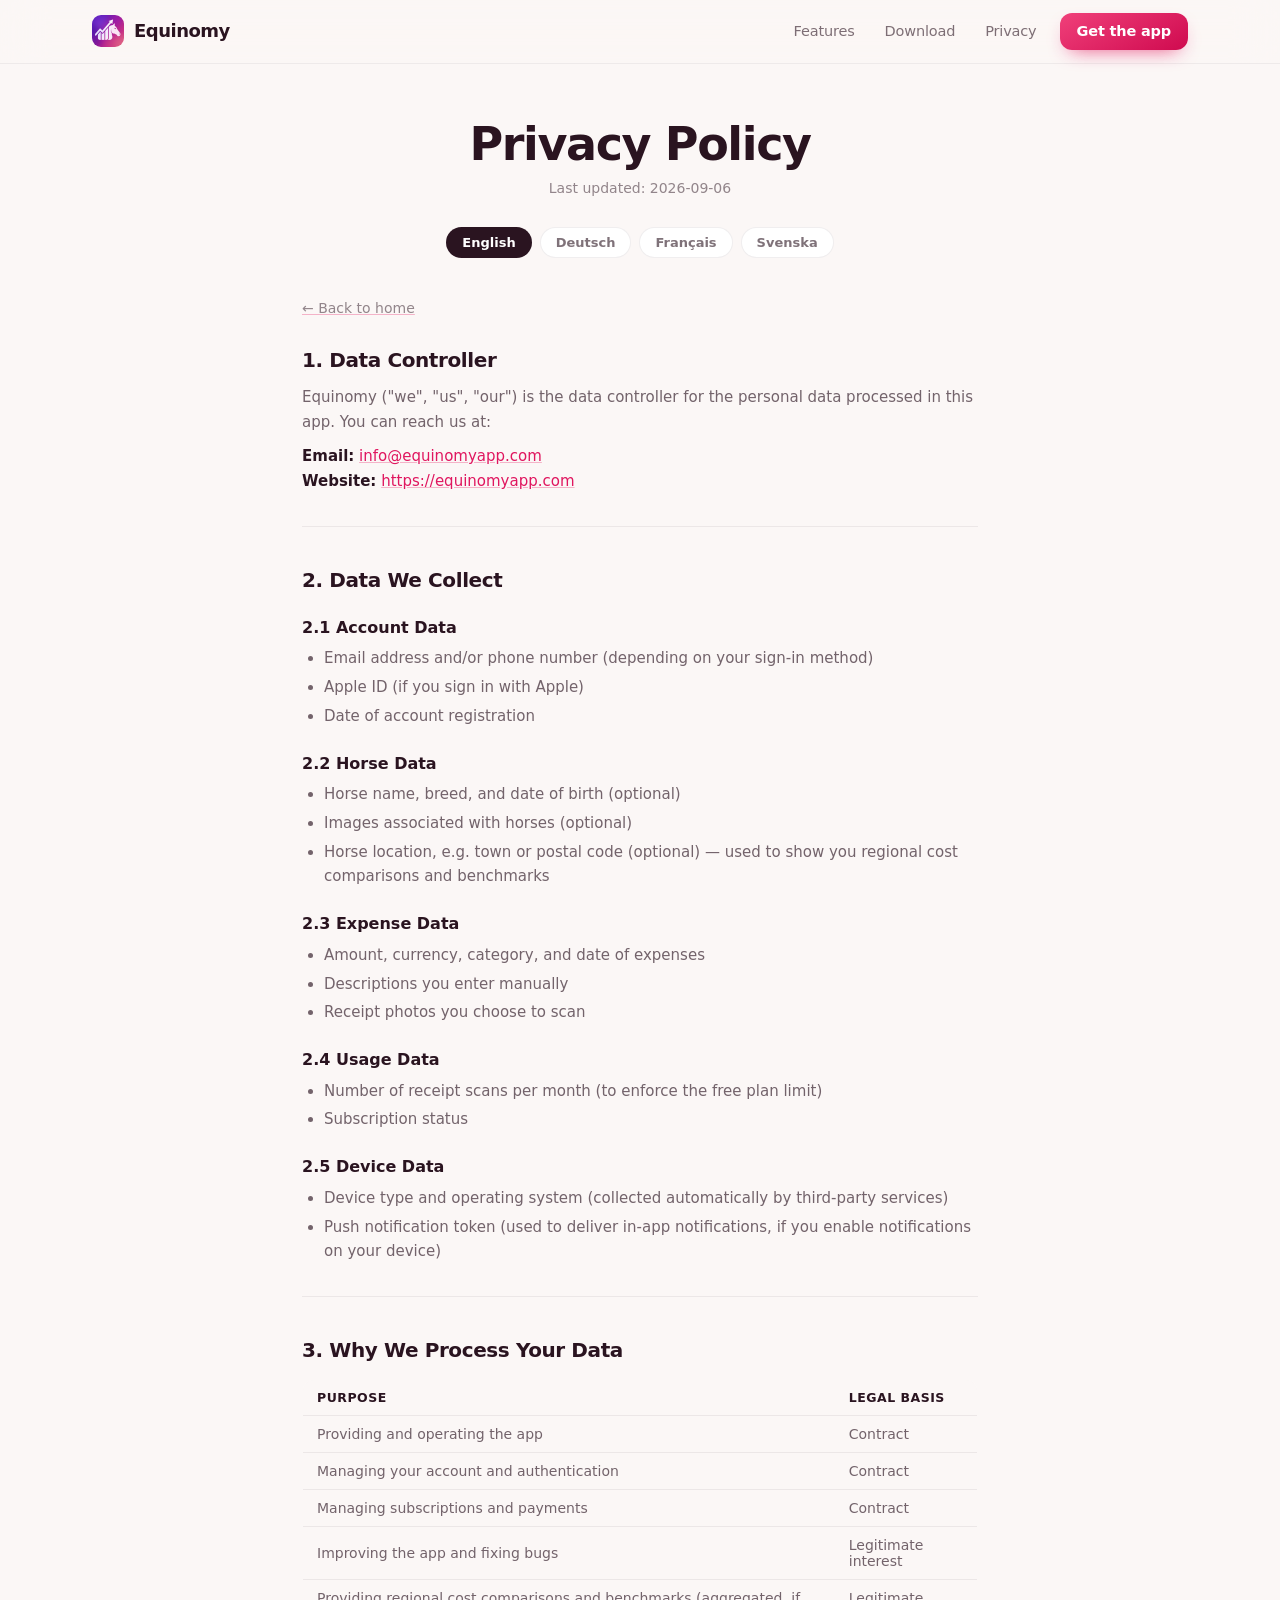
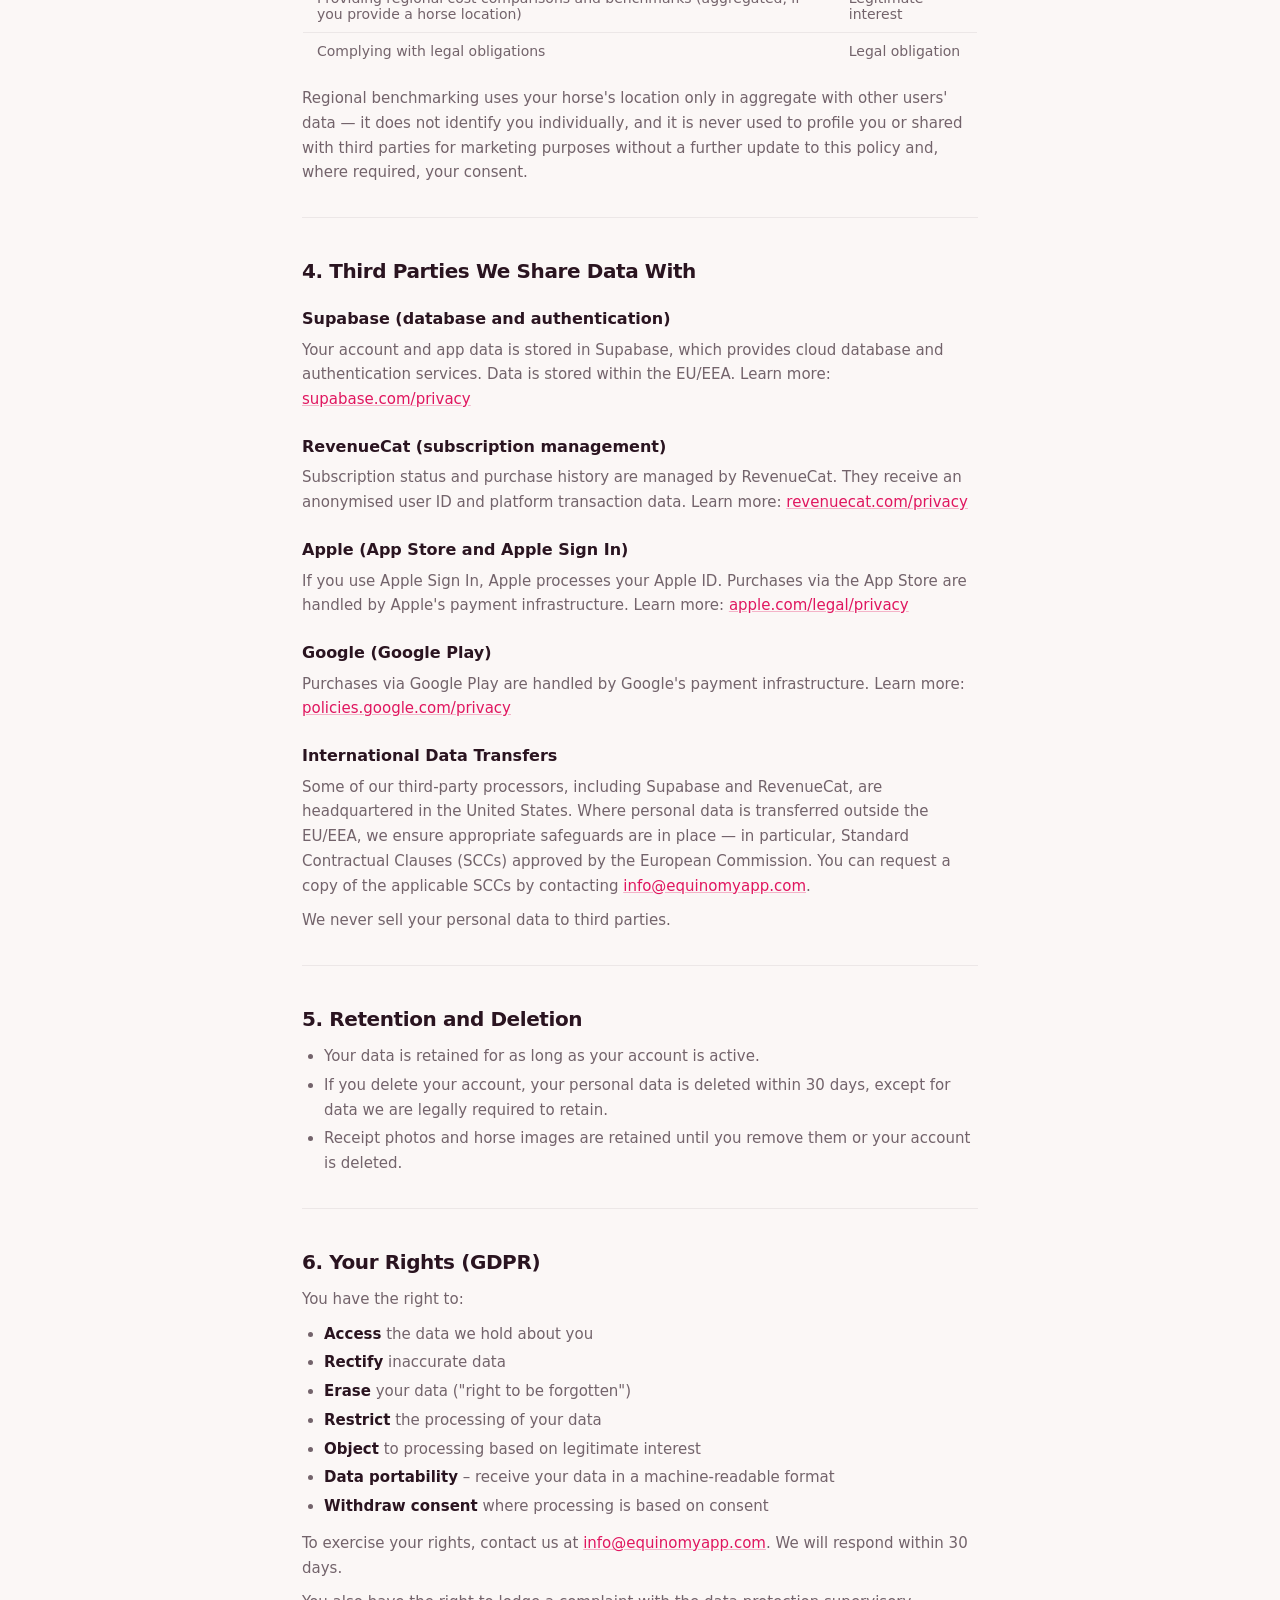
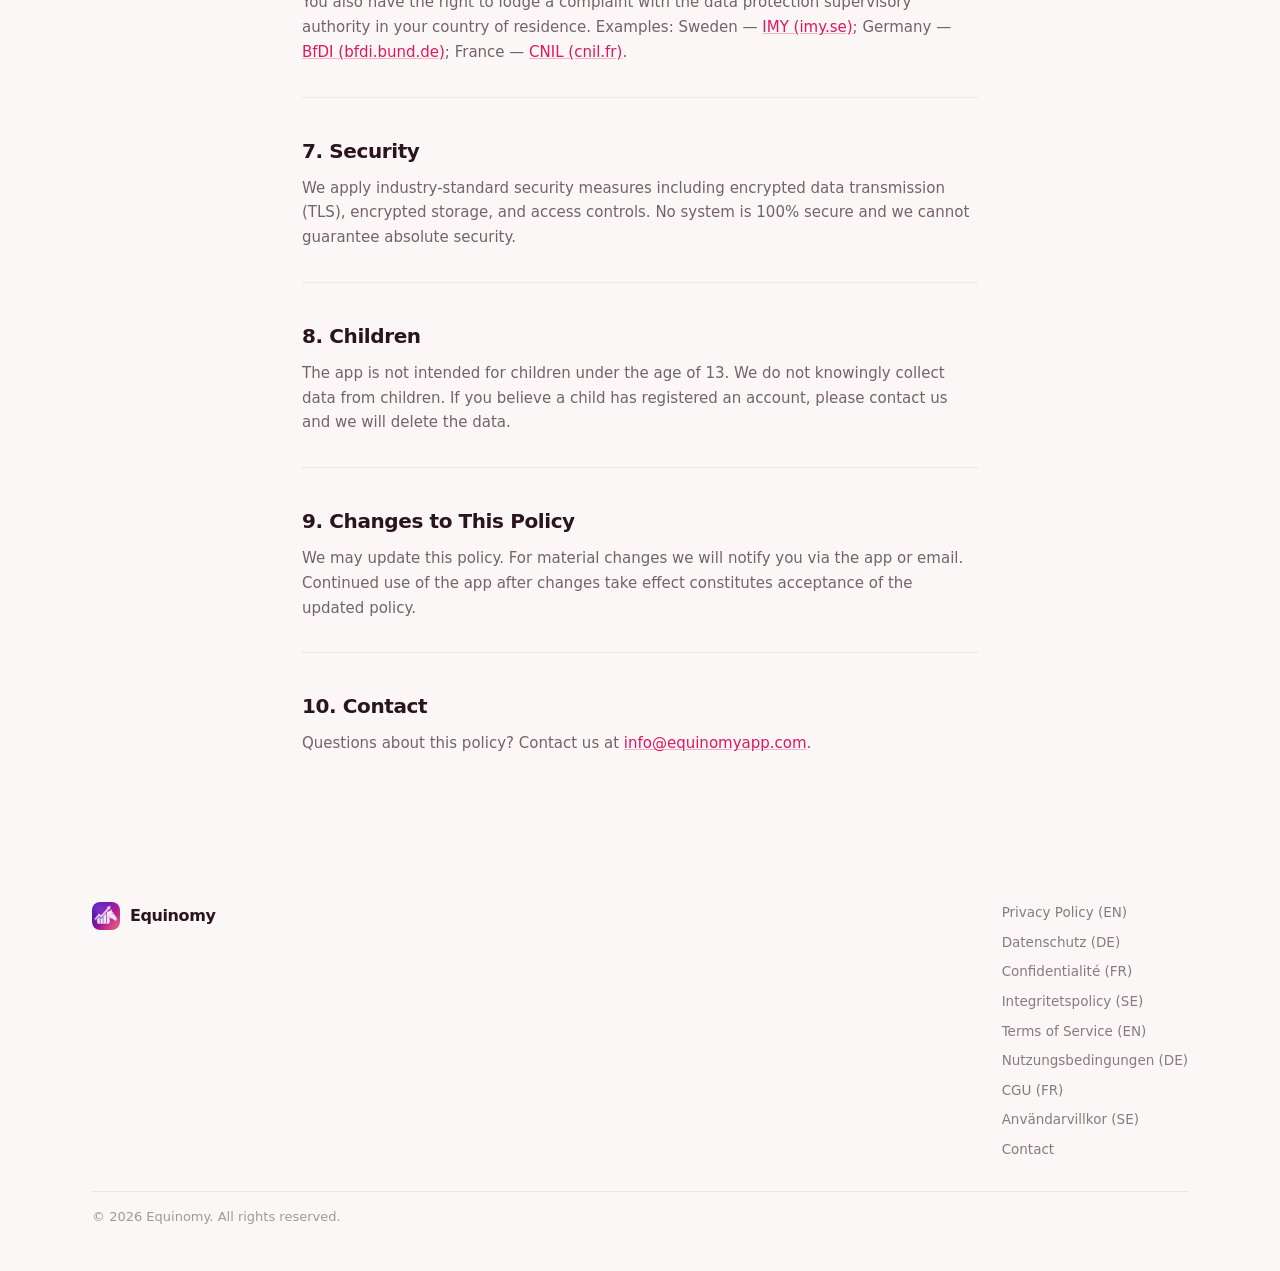
<file: privacy-policy-en.html>
<!DOCTYPE html>
<html lang="en">
<head>
  <meta charset="UTF-8" />
  <meta name="viewport" content="width=device-width, initial-scale=1.0" />
  <title>Privacy Policy – Equinomy</title>
  <meta name="description" content="Privacy Policy for the Equinomy horse expense tracking app." />
  <link rel="icon" href="assets/logo-icon.png" />
  <link rel="stylesheet" href="assets/style.css" />
</head>
<body>

<nav>
  <div class="nav-inner">
    <a class="nav-logo" href="index.html">
      <img src="assets/logo-icon.png" alt="Equinomy logo" />
      Equinomy
    </a>
    <ul class="nav-links">
      <li><a href="index.html#features">Features</a></li>
      <li><a href="index.html#download">Download</a></li>
      <li><a href="privacy-policy-en.html">Privacy</a></li>
      <li><a class="nav-cta" href="index.html#download">Get the app</a></li>
    </ul>
  </div>
</nav>

<div class="page-header">
  <h1>Privacy Policy</h1>
  <p>Last updated: 2026-09-06</p>
</div>

<div class="lang-switcher">
  <a href="privacy-policy-en.html" class="active">English</a>
  <a href="privacy-policy-de.html">Deutsch</a>
  <a href="privacy-policy-fr.html">Français</a>
  <a href="privacy-policy-se.html">Svenska</a>
</div>

<div class="policy-body">
  <a class="back-link" href="index.html">← Back to home</a>

  <h2>1. Data Controller</h2>
  <p>Equinomy ("we", "us", "our") is the data controller for the personal data processed in this app. You can reach us at:</p>
  <p><strong>Email:</strong> <a href="mailto:info@equinomyapp.com">info@equinomyapp.com</a><br>
  <strong>Website:</strong> <a href="https://equinomyapp.com">https://equinomyapp.com</a></p>

  <hr>

  <h2>2. Data We Collect</h2>

  <h3>2.1 Account Data</h3>
  <ul>
    <li>Email address and/or phone number (depending on your sign-in method)</li>
    <li>Apple ID (if you sign in with Apple)</li>
    <li>Date of account registration</li>
  </ul>

  <h3>2.2 Horse Data</h3>
  <ul>
    <li>Horse name, breed, and date of birth (optional)</li>
    <li>Images associated with horses (optional)</li>
    <li>Horse location, e.g. town or postal code (optional) — used to show you regional cost comparisons and benchmarks</li>
  </ul>

  <h3>2.3 Expense Data</h3>
  <ul>
    <li>Amount, currency, category, and date of expenses</li>
    <li>Descriptions you enter manually</li>
    <li>Receipt photos you choose to scan</li>
  </ul>

  <h3>2.4 Usage Data</h3>
  <ul>
    <li>Number of receipt scans per month (to enforce the free plan limit)</li>
    <li>Subscription status</li>
  </ul>

  <h3>2.5 Device Data</h3>
  <ul>
    <li>Device type and operating system (collected automatically by third-party services)</li>
    <li>Push notification token (used to deliver in-app notifications, if you enable notifications on your device)</li>
  </ul>

  <hr>

  <h2>3. Why We Process Your Data</h2>
  <table>
    <thead>
      <tr><th>Purpose</th><th>Legal Basis</th></tr>
    </thead>
    <tbody>
      <tr><td>Providing and operating the app</td><td>Contract</td></tr>
      <tr><td>Managing your account and authentication</td><td>Contract</td></tr>
      <tr><td>Managing subscriptions and payments</td><td>Contract</td></tr>
      <tr><td>Improving the app and fixing bugs</td><td>Legitimate interest</td></tr>
      <tr><td>Providing regional cost comparisons and benchmarks (aggregated, if you provide a horse location)</td><td>Legitimate interest</td></tr>
      <tr><td>Complying with legal obligations</td><td>Legal obligation</td></tr>
    </tbody>
  </table>
  <p>Regional benchmarking uses your horse's location only in aggregate with other users' data — it does not identify you individually, and it is never used to profile you or shared with third parties for marketing purposes without a further update to this policy and, where required, your consent.</p>

  <hr>

  <h2>4. Third Parties We Share Data With</h2>

  <h3>Supabase (database and authentication)</h3>
  <p>Your account and app data is stored in Supabase, which provides cloud database and authentication services. Data is stored within the EU/EEA. Learn more: <a href="https://supabase.com/privacy">supabase.com/privacy</a></p>

  <h3>RevenueCat (subscription management)</h3>
  <p>Subscription status and purchase history are managed by RevenueCat. They receive an anonymised user ID and platform transaction data. Learn more: <a href="https://www.revenuecat.com/privacy">revenuecat.com/privacy</a></p>

  <h3>Apple (App Store and Apple Sign In)</h3>
  <p>If you use Apple Sign In, Apple processes your Apple ID. Purchases via the App Store are handled by Apple's payment infrastructure. Learn more: <a href="https://www.apple.com/legal/privacy/">apple.com/legal/privacy</a></p>

  <h3>Google (Google Play)</h3>
  <p>Purchases via Google Play are handled by Google's payment infrastructure. Learn more: <a href="https://policies.google.com/privacy">policies.google.com/privacy</a></p>

  <h3>International Data Transfers</h3>
  <p>Some of our third-party processors, including Supabase and RevenueCat, are headquartered in the United States. Where personal data is transferred outside the EU/EEA, we ensure appropriate safeguards are in place — in particular, Standard Contractual Clauses (SCCs) approved by the European Commission. You can request a copy of the applicable SCCs by contacting <a href="mailto:info@equinomyapp.com">info@equinomyapp.com</a>.</p>

  <p>We never sell your personal data to third parties.</p>

  <hr>

  <h2>5. Retention and Deletion</h2>
  <ul>
    <li>Your data is retained for as long as your account is active.</li>
    <li>If you delete your account, your personal data is deleted within 30 days, except for data we are legally required to retain.</li>
    <li>Receipt photos and horse images are retained until you remove them or your account is deleted.</li>
  </ul>

  <hr>

  <h2>6. Your Rights (GDPR)</h2>
  <p>You have the right to:</p>
  <ul>
    <li><strong>Access</strong> the data we hold about you</li>
    <li><strong>Rectify</strong> inaccurate data</li>
    <li><strong>Erase</strong> your data ("right to be forgotten")</li>
    <li><strong>Restrict</strong> the processing of your data</li>
    <li><strong>Object</strong> to processing based on legitimate interest</li>
    <li><strong>Data portability</strong> – receive your data in a machine-readable format</li>
    <li><strong>Withdraw consent</strong> where processing is based on consent</li>
  </ul>
  <p>To exercise your rights, contact us at <a href="mailto:info@equinomyapp.com">info@equinomyapp.com</a>. We will respond within 30 days.</p>
  <p>You also have the right to lodge a complaint with the data protection supervisory authority in your country of residence. Examples: Sweden — <a href="https://www.imy.se">IMY (imy.se)</a>; Germany — <a href="https://www.bfdi.bund.de">BfDI (bfdi.bund.de)</a>; France — <a href="https://www.cnil.fr">CNIL (cnil.fr)</a>.</p>

  <hr>

  <h2>7. Security</h2>
  <p>We apply industry-standard security measures including encrypted data transmission (TLS), encrypted storage, and access controls. No system is 100% secure and we cannot guarantee absolute security.</p>

  <hr>

  <h2>8. Children</h2>
  <p>The app is not intended for children under the age of 13. We do not knowingly collect data from children. If you believe a child has registered an account, please contact us and we will delete the data.</p>

  <hr>

  <h2>9. Changes to This Policy</h2>
  <p>We may update this policy. For material changes we will notify you via the app or email. Continued use of the app after changes take effect constitutes acceptance of the updated policy.</p>

  <hr>

  <h2>10. Contact</h2>
  <p>Questions about this policy? Contact us at <a href="mailto:info@equinomyapp.com">info@equinomyapp.com</a>.</p>
</div>

<footer>
  <div class="footer-top">
    <div class="footer-brand">
      <img src="assets/logo-icon.png" alt="Equinomy logo" />
      <span>Equinomy</span>
    </div>
    <div class="footer-links">
    <a href="privacy-policy-en.html">Privacy Policy (EN)</a>
    <a href="privacy-policy-de.html">Datenschutz (DE)</a>
    <a href="privacy-policy-fr.html">Confidentialité (FR)</a>
    <a href="privacy-policy-se.html">Integritetspolicy (SE)</a>
    <a href="terms-en.html">Terms of Service (EN)</a>
    <a href="terms-de.html">Nutzungsbedingungen (DE)</a>
    <a href="terms-fr.html">CGU (FR)</a>
    <a href="terms-se.html">Användarvillkor (SE)</a>
    <a href="mailto:info@equinomyapp.com">Contact</a>
    </div>
  </div>
  <div class="footer-rule"></div>
  <div class="copyright">&copy; 2026 Equinomy. All rights reserved.</div>
</footer>

</body>
</html>
</file>
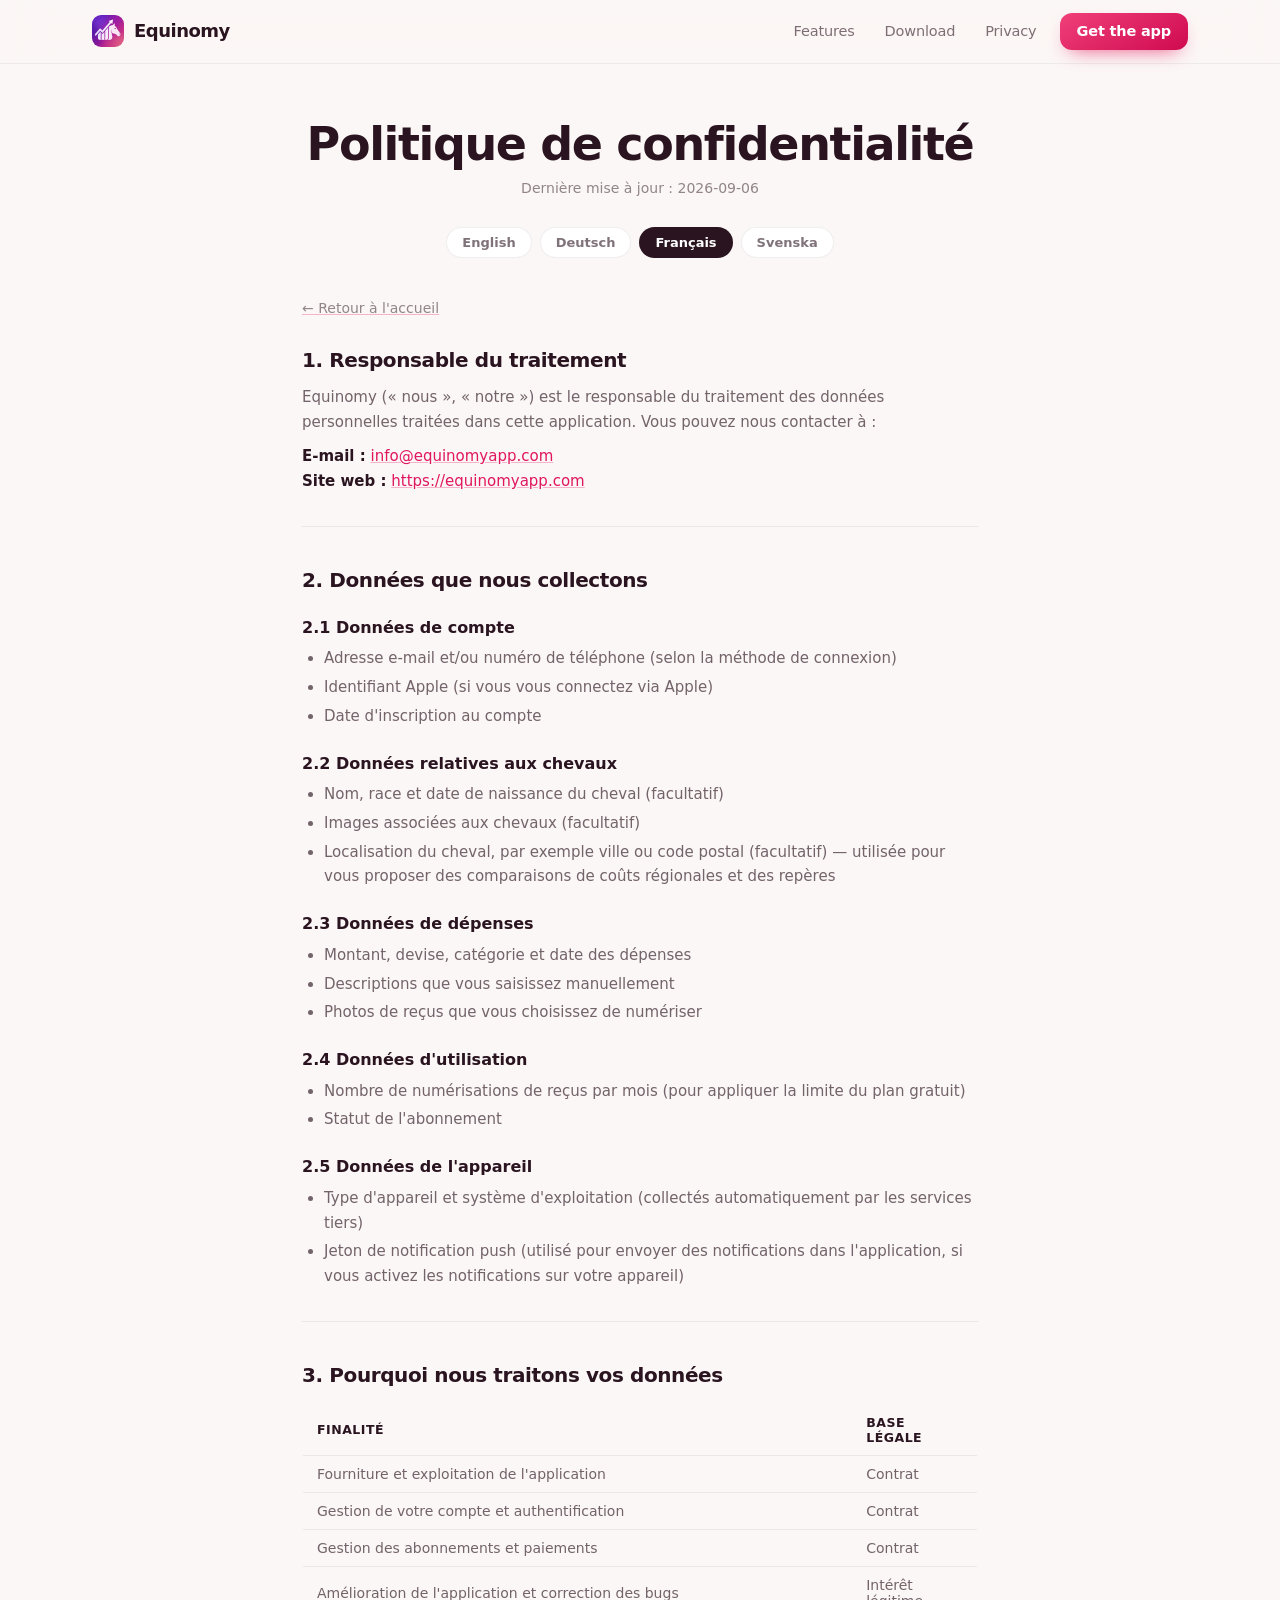
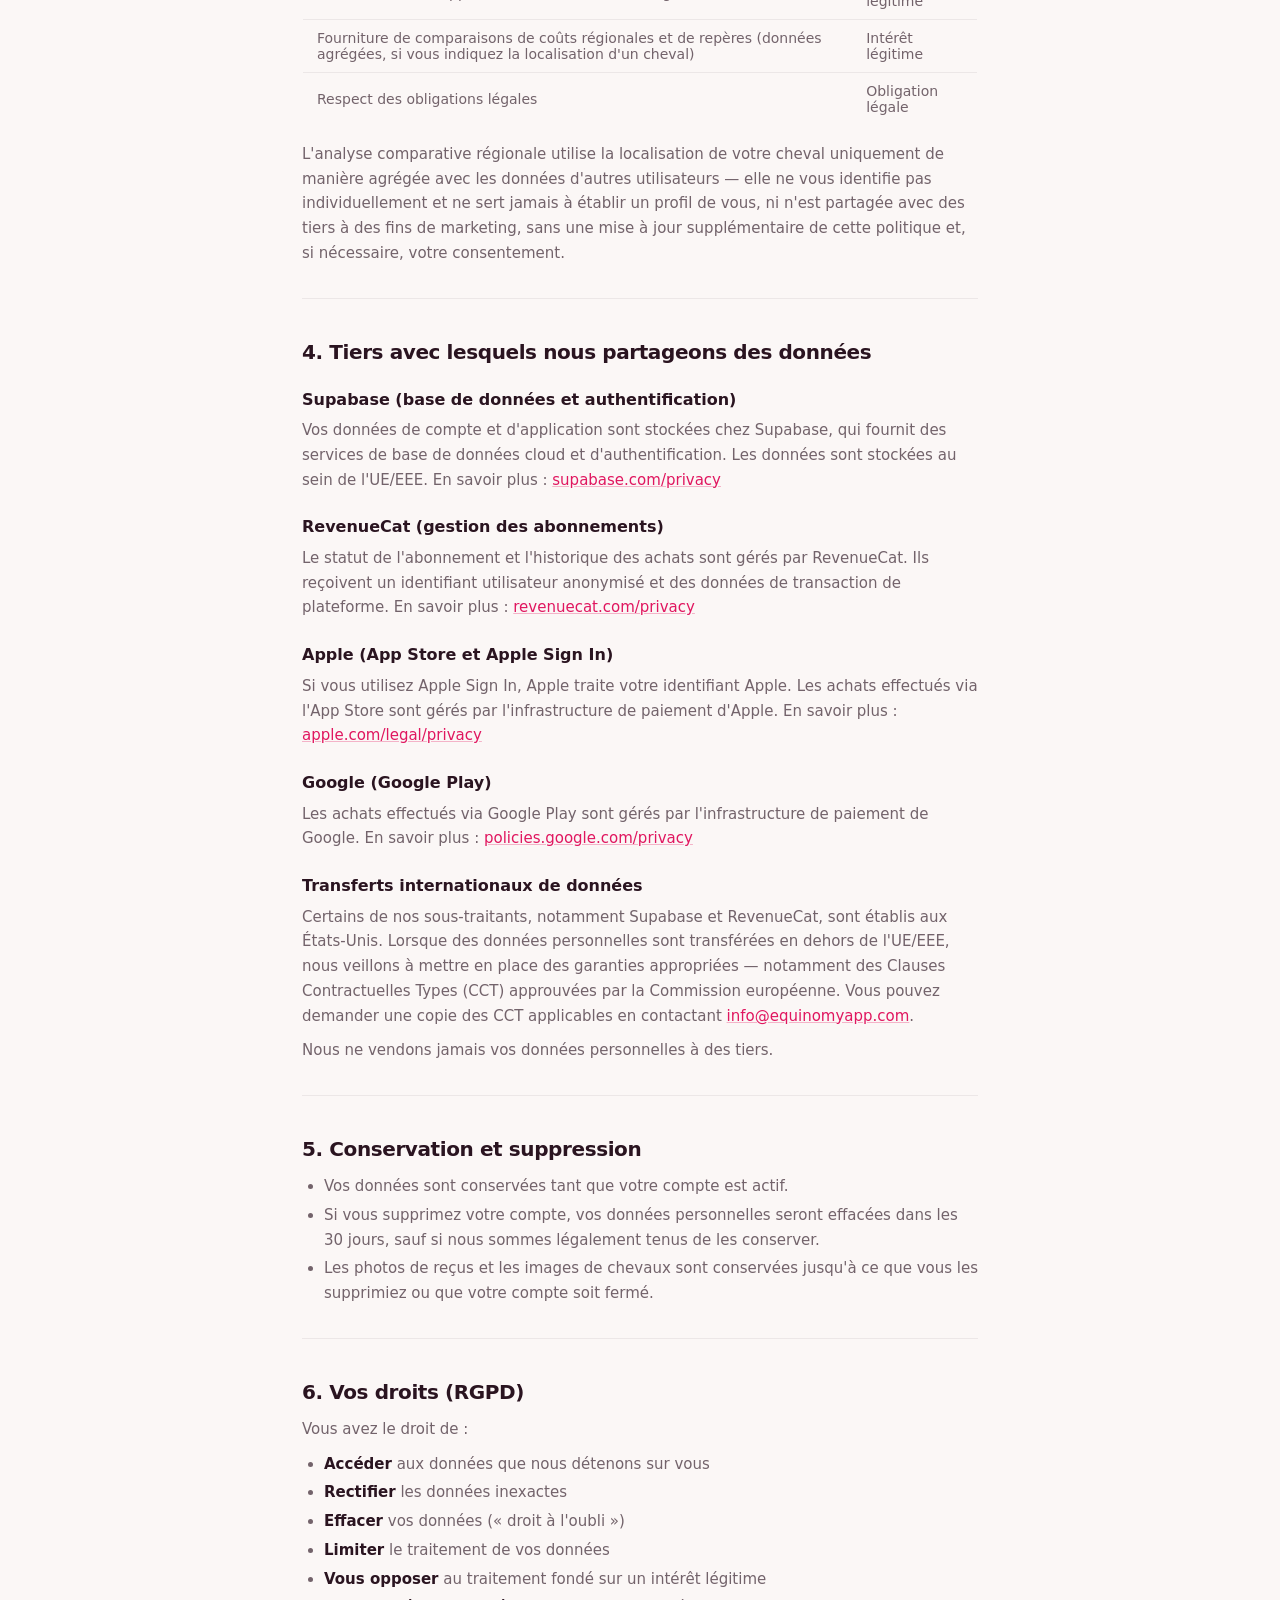
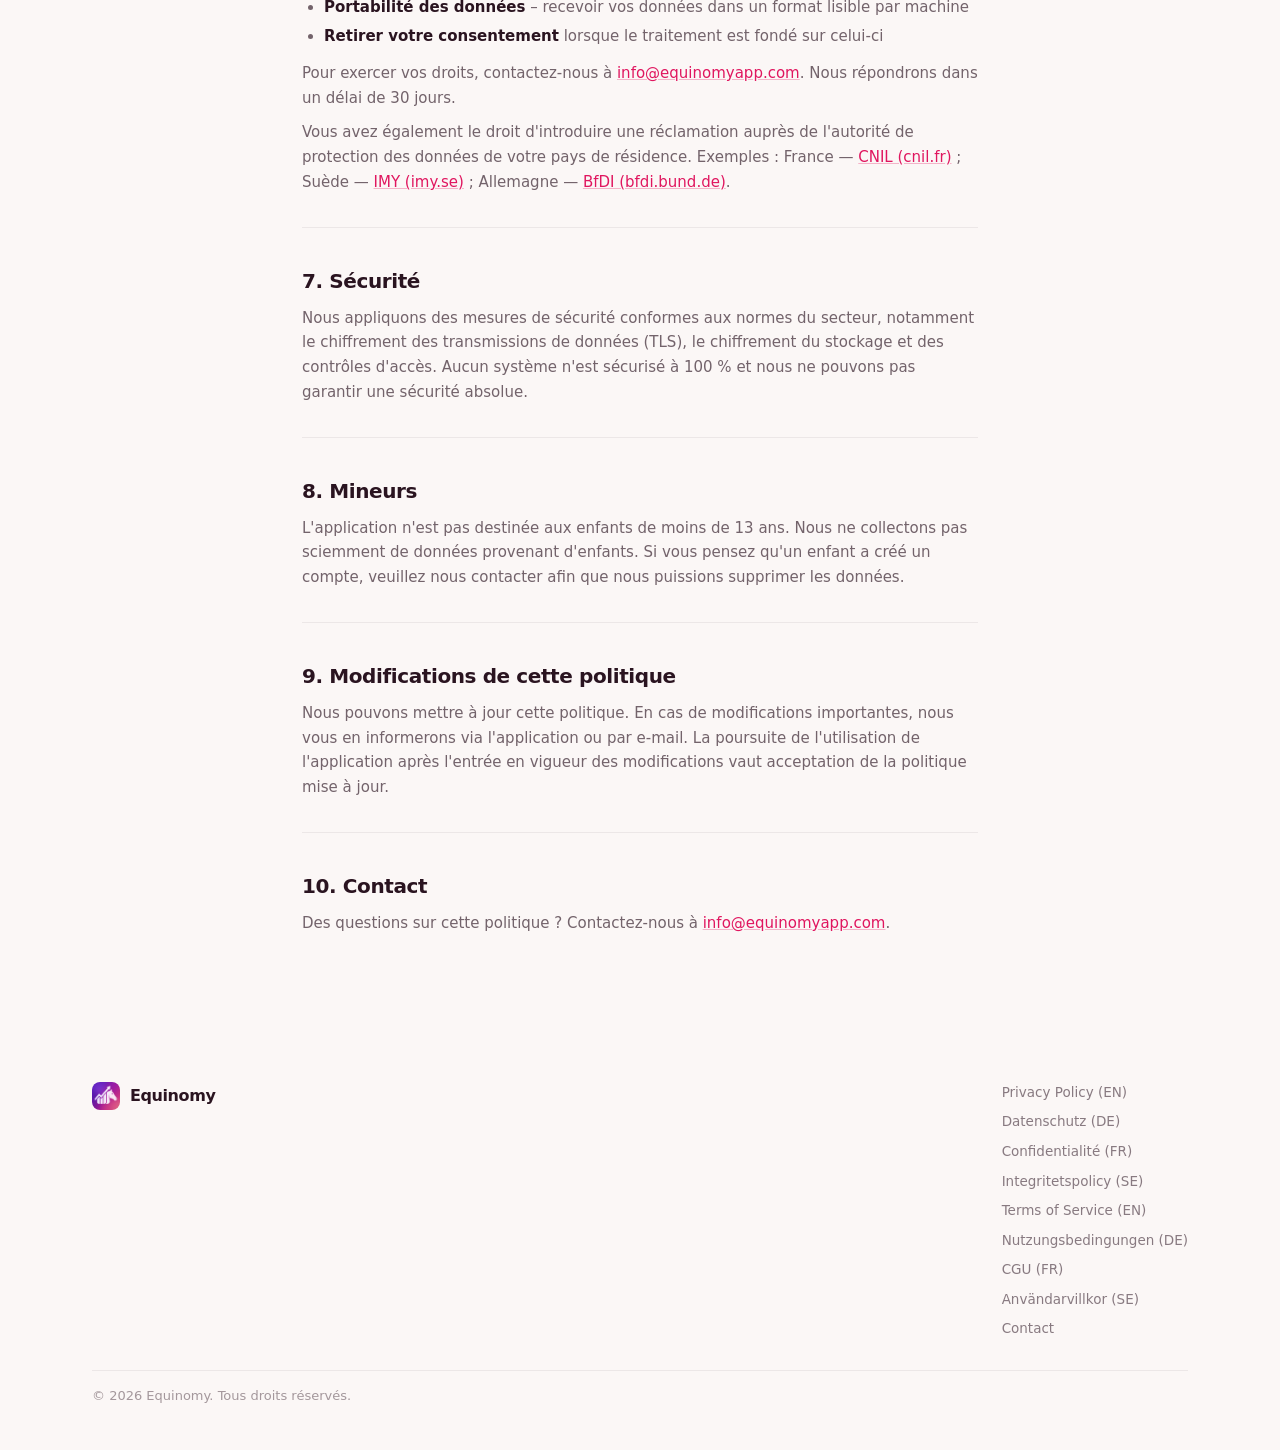
<file: privacy-policy-fr.html>
<!DOCTYPE html>
<html lang="fr">
<head>
  <meta charset="UTF-8" />
  <meta name="viewport" content="width=device-width, initial-scale=1.0" />
  <title>Politique de confidentialité – Equinomy</title>
  <meta name="description" content="Politique de confidentialité de l'application Equinomy de suivi des dépenses équestres." />
  <link rel="icon" href="assets/logo-icon.png" />
  <link rel="stylesheet" href="assets/style.css" />
</head>
<body>

<nav>
  <div class="nav-inner">
    <a class="nav-logo" href="index.html">
      <img src="assets/logo-icon.png" alt="Equinomy logo" />
      Equinomy
    </a>
    <ul class="nav-links">
      <li><a href="index.html#features">Features</a></li>
      <li><a href="index.html#download">Download</a></li>
      <li><a href="privacy-policy-en.html">Privacy</a></li>
      <li><a class="nav-cta" href="index.html#download">Get the app</a></li>
    </ul>
  </div>
</nav>

<div class="page-header">
  <h1>Politique de confidentialité</h1>
  <p>Dernière mise à jour : 2026-09-06</p>
</div>

<div class="lang-switcher">
  <a href="privacy-policy-en.html">English</a>
  <a href="privacy-policy-de.html">Deutsch</a>
  <a href="privacy-policy-fr.html" class="active">Français</a>
  <a href="privacy-policy-se.html">Svenska</a>
</div>

<div class="policy-body">
  <a class="back-link" href="index.html">← Retour à l'accueil</a>

  <h2>1. Responsable du traitement</h2>
  <p>Equinomy (« nous », « notre ») est le responsable du traitement des données personnelles traitées dans cette application. Vous pouvez nous contacter à :</p>
  <p><strong>E-mail :</strong> <a href="mailto:info@equinomyapp.com">info@equinomyapp.com</a><br>
  <strong>Site web :</strong> <a href="https://equinomyapp.com">https://equinomyapp.com</a></p>

  <hr>

  <h2>2. Données que nous collectons</h2>

  <h3>2.1 Données de compte</h3>
  <ul>
    <li>Adresse e-mail et/ou numéro de téléphone (selon la méthode de connexion)</li>
    <li>Identifiant Apple (si vous vous connectez via Apple)</li>
    <li>Date d'inscription au compte</li>
  </ul>

  <h3>2.2 Données relatives aux chevaux</h3>
  <ul>
    <li>Nom, race et date de naissance du cheval (facultatif)</li>
    <li>Images associées aux chevaux (facultatif)</li>
    <li>Localisation du cheval, par exemple ville ou code postal (facultatif) — utilisée pour vous proposer des comparaisons de coûts régionales et des repères</li>
  </ul>

  <h3>2.3 Données de dépenses</h3>
  <ul>
    <li>Montant, devise, catégorie et date des dépenses</li>
    <li>Descriptions que vous saisissez manuellement</li>
    <li>Photos de reçus que vous choisissez de numériser</li>
  </ul>

  <h3>2.4 Données d'utilisation</h3>
  <ul>
    <li>Nombre de numérisations de reçus par mois (pour appliquer la limite du plan gratuit)</li>
    <li>Statut de l'abonnement</li>
  </ul>

  <h3>2.5 Données de l'appareil</h3>
  <ul>
    <li>Type d'appareil et système d'exploitation (collectés automatiquement par les services tiers)</li>
    <li>Jeton de notification push (utilisé pour envoyer des notifications dans l'application, si vous activez les notifications sur votre appareil)</li>
  </ul>

  <hr>

  <h2>3. Pourquoi nous traitons vos données</h2>
  <table>
    <thead>
      <tr><th>Finalité</th><th>Base légale</th></tr>
    </thead>
    <tbody>
      <tr><td>Fourniture et exploitation de l'application</td><td>Contrat</td></tr>
      <tr><td>Gestion de votre compte et authentification</td><td>Contrat</td></tr>
      <tr><td>Gestion des abonnements et paiements</td><td>Contrat</td></tr>
      <tr><td>Amélioration de l'application et correction des bugs</td><td>Intérêt légitime</td></tr>
      <tr><td>Fourniture de comparaisons de coûts régionales et de repères (données agrégées, si vous indiquez la localisation d'un cheval)</td><td>Intérêt légitime</td></tr>
      <tr><td>Respect des obligations légales</td><td>Obligation légale</td></tr>
    </tbody>
  </table>
  <p>L'analyse comparative régionale utilise la localisation de votre cheval uniquement de manière agrégée avec les données d'autres utilisateurs — elle ne vous identifie pas individuellement et ne sert jamais à établir un profil de vous, ni n'est partagée avec des tiers à des fins de marketing, sans une mise à jour supplémentaire de cette politique et, si nécessaire, votre consentement.</p>

  <hr>

  <h2>4. Tiers avec lesquels nous partageons des données</h2>

  <h3>Supabase (base de données et authentification)</h3>
  <p>Vos données de compte et d'application sont stockées chez Supabase, qui fournit des services de base de données cloud et d'authentification. Les données sont stockées au sein de l'UE/EEE. En savoir plus : <a href="https://supabase.com/privacy">supabase.com/privacy</a></p>

  <h3>RevenueCat (gestion des abonnements)</h3>
  <p>Le statut de l'abonnement et l'historique des achats sont gérés par RevenueCat. Ils reçoivent un identifiant utilisateur anonymisé et des données de transaction de plateforme. En savoir plus : <a href="https://www.revenuecat.com/privacy">revenuecat.com/privacy</a></p>

  <h3>Apple (App Store et Apple Sign In)</h3>
  <p>Si vous utilisez Apple Sign In, Apple traite votre identifiant Apple. Les achats effectués via l'App Store sont gérés par l'infrastructure de paiement d'Apple. En savoir plus : <a href="https://www.apple.com/legal/privacy/">apple.com/legal/privacy</a></p>

  <h3>Google (Google Play)</h3>
  <p>Les achats effectués via Google Play sont gérés par l'infrastructure de paiement de Google. En savoir plus : <a href="https://policies.google.com/privacy">policies.google.com/privacy</a></p>

  <h3>Transferts internationaux de données</h3>
  <p>Certains de nos sous-traitants, notamment Supabase et RevenueCat, sont établis aux États-Unis. Lorsque des données personnelles sont transférées en dehors de l'UE/EEE, nous veillons à mettre en place des garanties appropriées — notamment des Clauses Contractuelles Types (CCT) approuvées par la Commission européenne. Vous pouvez demander une copie des CCT applicables en contactant <a href="mailto:info@equinomyapp.com">info@equinomyapp.com</a>.</p>

  <p>Nous ne vendons jamais vos données personnelles à des tiers.</p>

  <hr>

  <h2>5. Conservation et suppression</h2>
  <ul>
    <li>Vos données sont conservées tant que votre compte est actif.</li>
    <li>Si vous supprimez votre compte, vos données personnelles seront effacées dans les 30 jours, sauf si nous sommes légalement tenus de les conserver.</li>
    <li>Les photos de reçus et les images de chevaux sont conservées jusqu'à ce que vous les supprimiez ou que votre compte soit fermé.</li>
  </ul>

  <hr>

  <h2>6. Vos droits (RGPD)</h2>
  <p>Vous avez le droit de :</p>
  <ul>
    <li><strong>Accéder</strong> aux données que nous détenons sur vous</li>
    <li><strong>Rectifier</strong> les données inexactes</li>
    <li><strong>Effacer</strong> vos données (« droit à l'oubli »)</li>
    <li><strong>Limiter</strong> le traitement de vos données</li>
    <li><strong>Vous opposer</strong> au traitement fondé sur un intérêt légitime</li>
    <li><strong>Portabilité des données</strong> – recevoir vos données dans un format lisible par machine</li>
    <li><strong>Retirer votre consentement</strong> lorsque le traitement est fondé sur celui-ci</li>
  </ul>
  <p>Pour exercer vos droits, contactez-nous à <a href="mailto:info@equinomyapp.com">info@equinomyapp.com</a>. Nous répondrons dans un délai de 30 jours.</p>
  <p>Vous avez également le droit d'introduire une réclamation auprès de l'autorité de protection des données de votre pays de résidence. Exemples : France — <a href="https://www.cnil.fr">CNIL (cnil.fr)</a> ; Suède — <a href="https://www.imy.se">IMY (imy.se)</a> ; Allemagne — <a href="https://www.bfdi.bund.de">BfDI (bfdi.bund.de)</a>.</p>

  <hr>

  <h2>7. Sécurité</h2>
  <p>Nous appliquons des mesures de sécurité conformes aux normes du secteur, notamment le chiffrement des transmissions de données (TLS), le chiffrement du stockage et des contrôles d'accès. Aucun système n'est sécurisé à 100 % et nous ne pouvons pas garantir une sécurité absolue.</p>

  <hr>

  <h2>8. Mineurs</h2>
  <p>L'application n'est pas destinée aux enfants de moins de 13 ans. Nous ne collectons pas sciemment de données provenant d'enfants. Si vous pensez qu'un enfant a créé un compte, veuillez nous contacter afin que nous puissions supprimer les données.</p>

  <hr>

  <h2>9. Modifications de cette politique</h2>
  <p>Nous pouvons mettre à jour cette politique. En cas de modifications importantes, nous vous en informerons via l'application ou par e-mail. La poursuite de l'utilisation de l'application après l'entrée en vigueur des modifications vaut acceptation de la politique mise à jour.</p>

  <hr>

  <h2>10. Contact</h2>
  <p>Des questions sur cette politique ? Contactez-nous à <a href="mailto:info@equinomyapp.com">info@equinomyapp.com</a>.</p>
</div>

<footer>
  <div class="footer-top">
    <div class="footer-brand">
      <img src="assets/logo-icon.png" alt="Equinomy logo" />
      <span>Equinomy</span>
    </div>
    <div class="footer-links">
    <a href="privacy-policy-en.html">Privacy Policy (EN)</a>
    <a href="privacy-policy-de.html">Datenschutz (DE)</a>
    <a href="privacy-policy-fr.html">Confidentialité (FR)</a>
    <a href="privacy-policy-se.html">Integritetspolicy (SE)</a>
    <a href="terms-en.html">Terms of Service (EN)</a>
    <a href="terms-de.html">Nutzungsbedingungen (DE)</a>
    <a href="terms-fr.html">CGU (FR)</a>
    <a href="terms-se.html">Användarvillkor (SE)</a>
    <a href="mailto:info@equinomyapp.com">Contact</a>
    </div>
  </div>
  <div class="footer-rule"></div>
  <div class="copyright">&copy; 2026 Equinomy. Tous droits réservés.</div>
</footer>

</body>
</html>
</file>
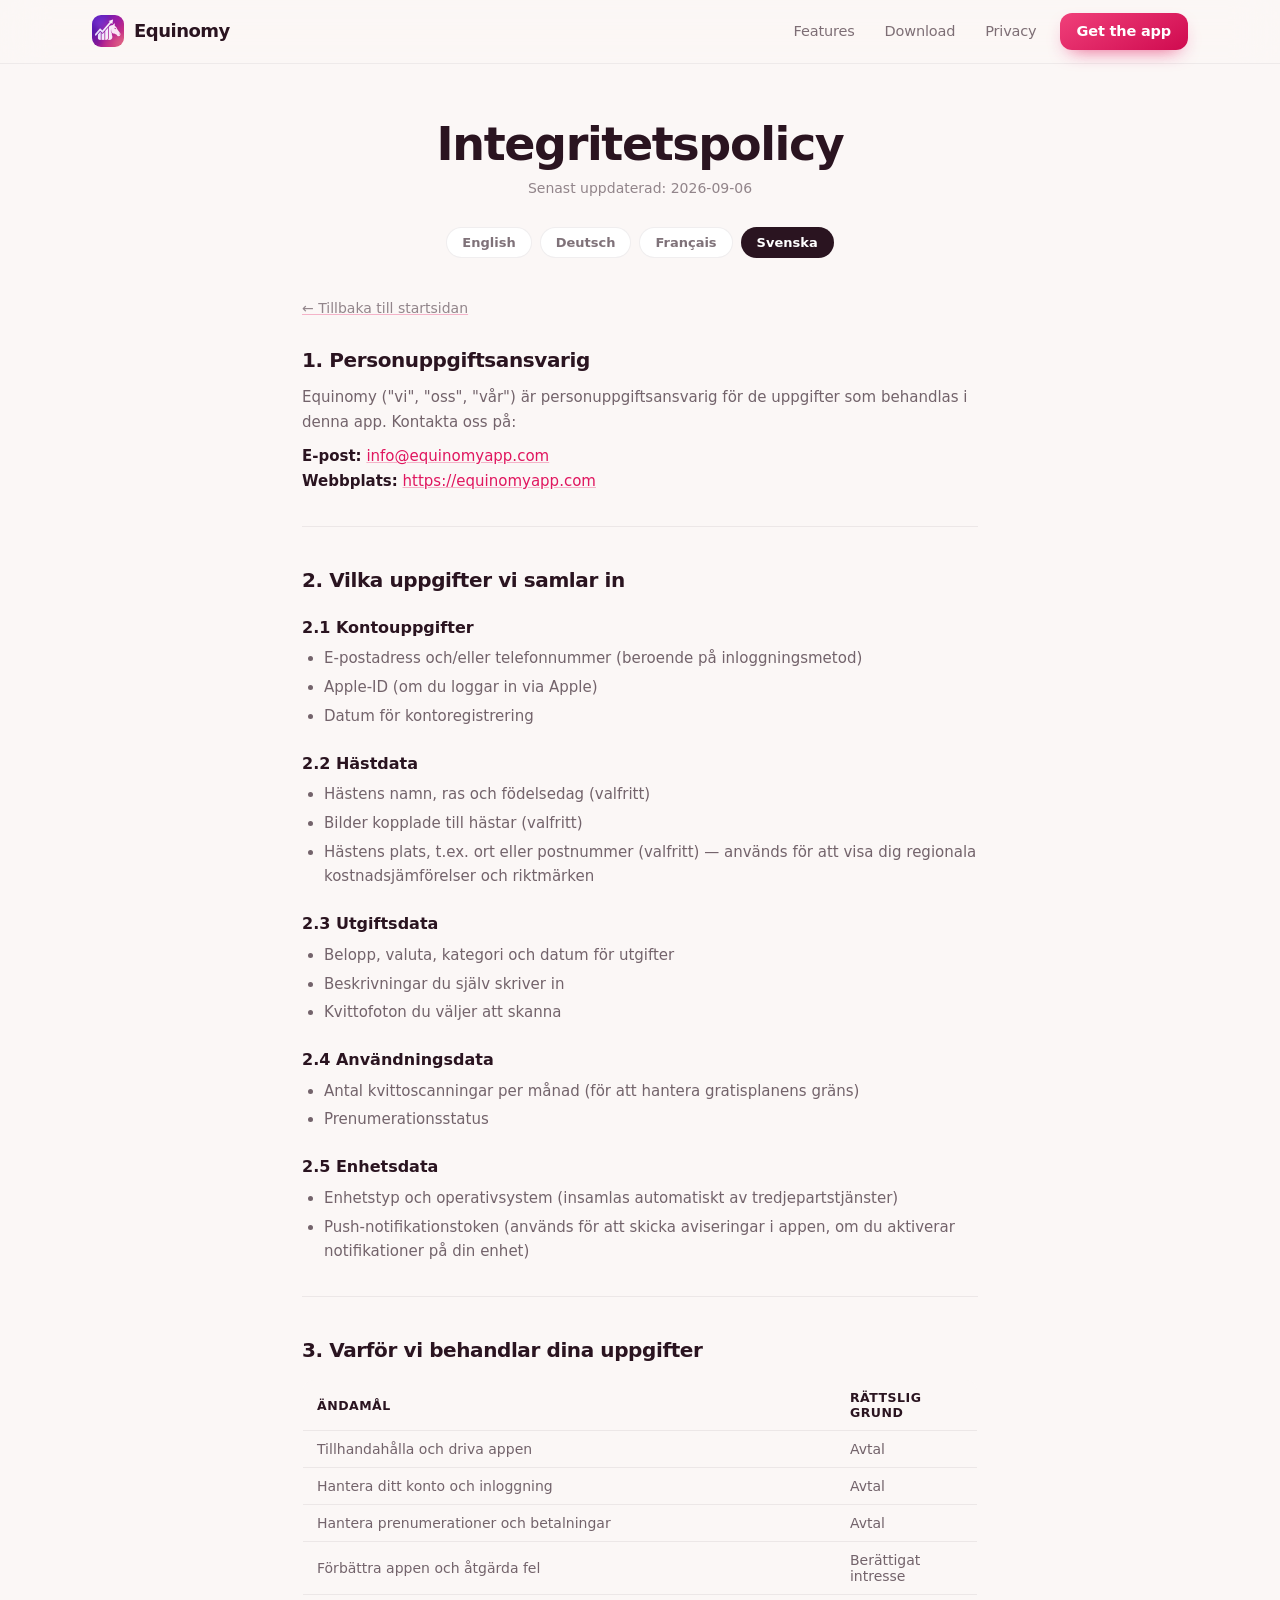
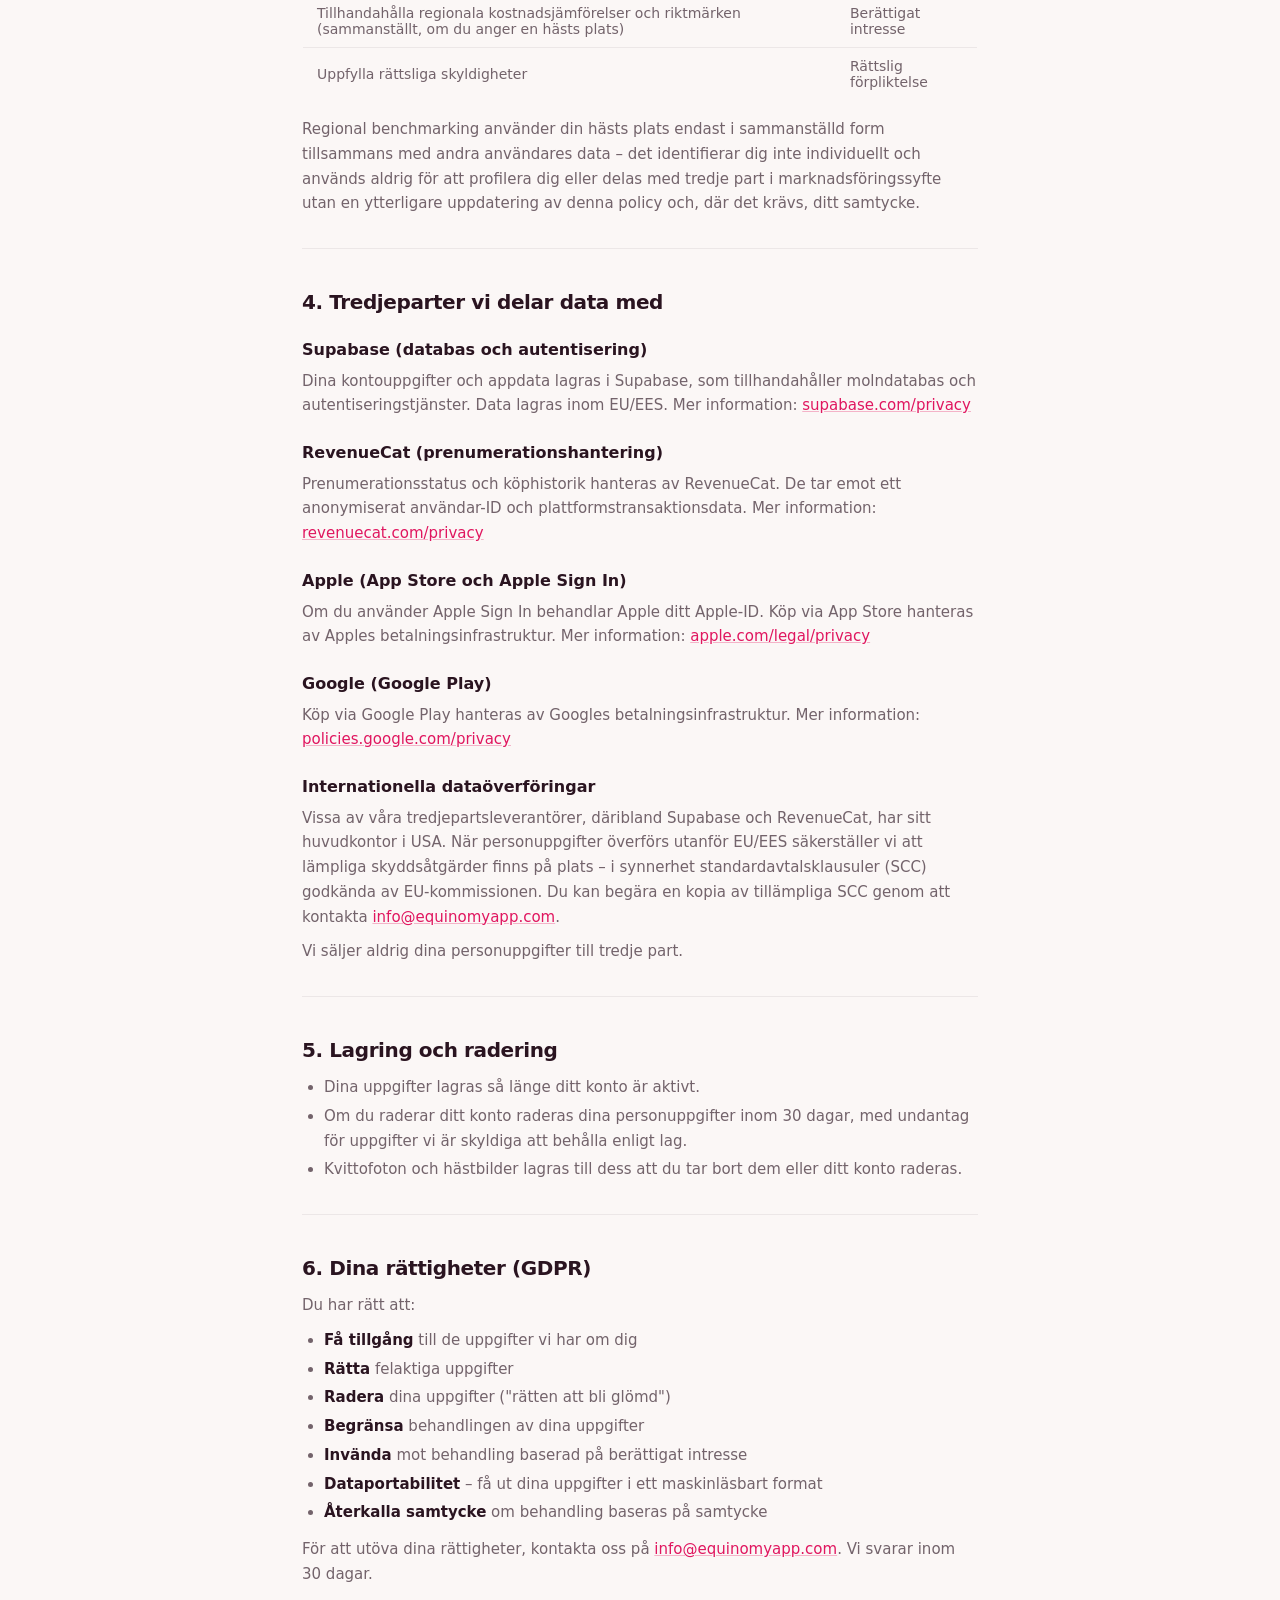
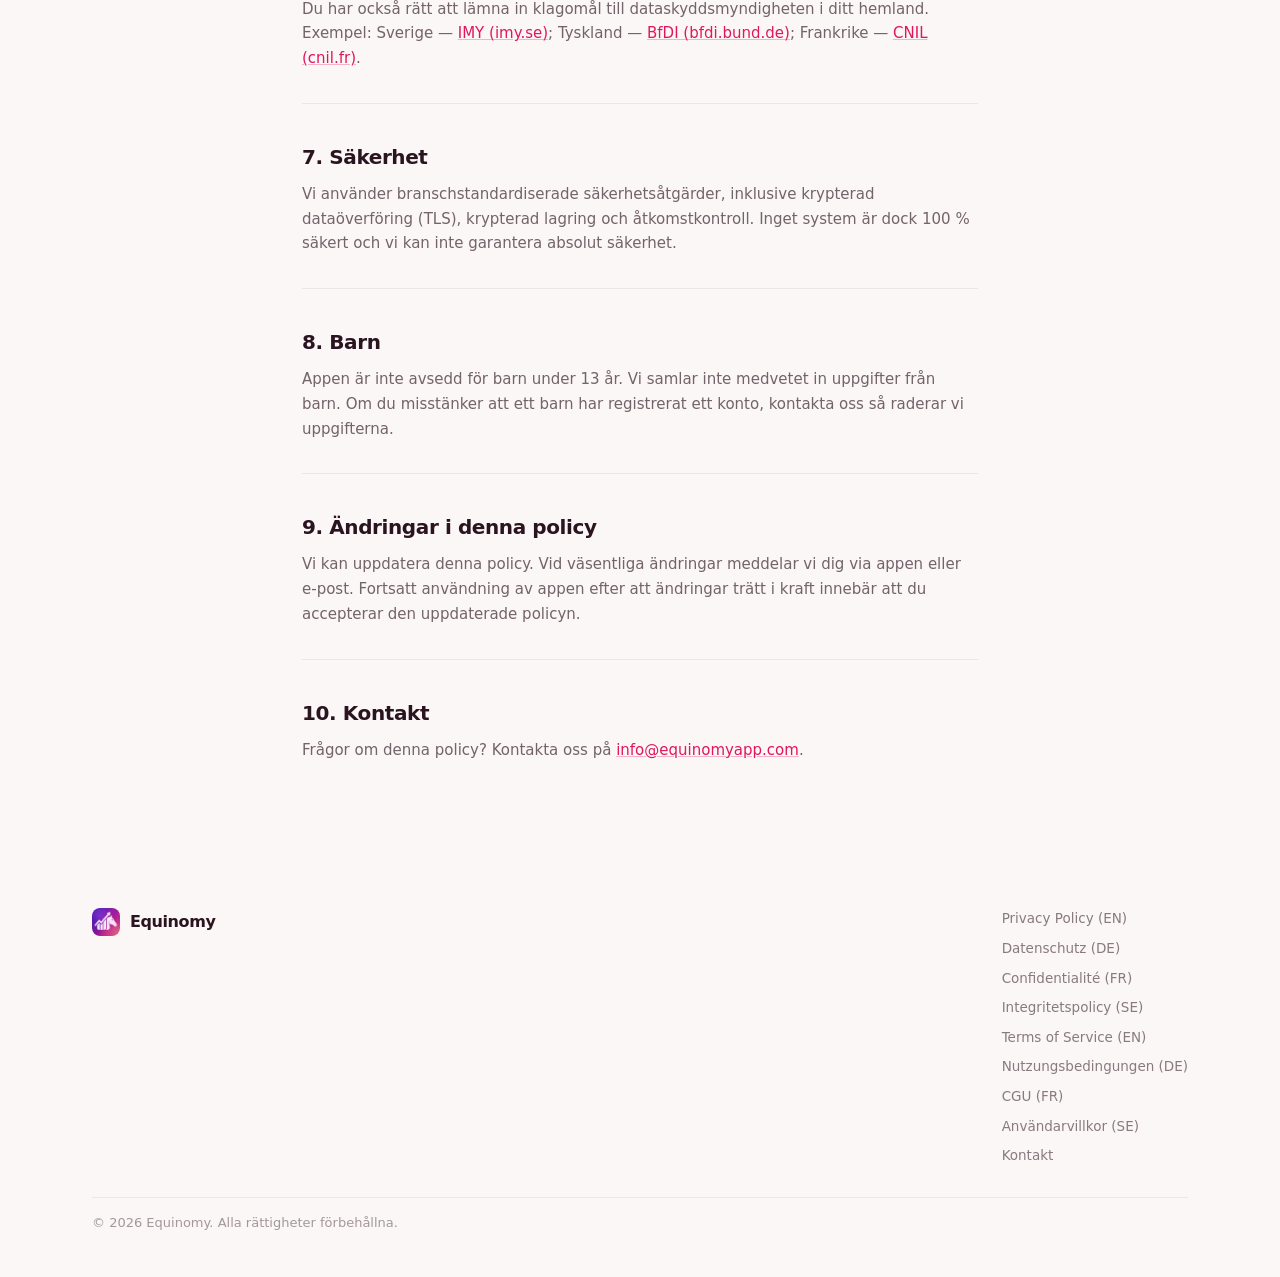
<file: privacy-policy-se.html>
<!DOCTYPE html>
<html lang="sv">
<head>
  <meta charset="UTF-8" />
  <meta name="viewport" content="width=device-width, initial-scale=1.0" />
  <title>Integritetspolicy – Equinomy</title>
  <meta name="description" content="Integritetspolicy för Equinomy-appen för hästutgifter." />
  <link rel="icon" href="assets/logo-icon.png" />
  <link rel="stylesheet" href="assets/style.css" />
</head>
<body>

<nav>
  <div class="nav-inner">
    <a class="nav-logo" href="index.html">
      <img src="assets/logo-icon.png" alt="Equinomy logo" />
      Equinomy
    </a>
    <ul class="nav-links">
      <li><a href="index.html#features">Features</a></li>
      <li><a href="index.html#download">Download</a></li>
      <li><a href="privacy-policy-en.html">Privacy</a></li>
      <li><a class="nav-cta" href="index.html#download">Get the app</a></li>
    </ul>
  </div>
</nav>

<div class="page-header">
  <h1>Integritetspolicy</h1>
  <p>Senast uppdaterad: 2026-09-06</p>
</div>

<div class="lang-switcher">
  <a href="privacy-policy-en.html">English</a>
  <a href="privacy-policy-de.html">Deutsch</a>
  <a href="privacy-policy-fr.html">Français</a>
  <a href="privacy-policy-se.html" class="active">Svenska</a>
</div>

<div class="policy-body">
  <a class="back-link" href="index.html">← Tillbaka till startsidan</a>

  <h2>1. Personuppgiftsansvarig</h2>
  <p>Equinomy ("vi", "oss", "vår") är personuppgiftsansvarig för de uppgifter som behandlas i denna app. Kontakta oss på:</p>
  <p><strong>E-post:</strong> <a href="mailto:info@equinomyapp.com">info@equinomyapp.com</a><br>
  <strong>Webbplats:</strong> <a href="https://equinomyapp.com">https://equinomyapp.com</a></p>

  <hr>

  <h2>2. Vilka uppgifter vi samlar in</h2>

  <h3>2.1 Kontouppgifter</h3>
  <ul>
    <li>E-postadress och/eller telefonnummer (beroende på inloggningsmetod)</li>
    <li>Apple-ID (om du loggar in via Apple)</li>
    <li>Datum för kontoregistrering</li>
  </ul>

  <h3>2.2 Hästdata</h3>
  <ul>
    <li>Hästens namn, ras och födelsedag (valfritt)</li>
    <li>Bilder kopplade till hästar (valfritt)</li>
    <li>Hästens plats, t.ex. ort eller postnummer (valfritt) — används för att visa dig regionala kostnadsjämförelser och riktmärken</li>
  </ul>

  <h3>2.3 Utgiftsdata</h3>
  <ul>
    <li>Belopp, valuta, kategori och datum för utgifter</li>
    <li>Beskrivningar du själv skriver in</li>
    <li>Kvittofoton du väljer att skanna</li>
  </ul>

  <h3>2.4 Användningsdata</h3>
  <ul>
    <li>Antal kvittoscanningar per månad (för att hantera gratisplanens gräns)</li>
    <li>Prenumerationsstatus</li>
  </ul>

  <h3>2.5 Enhetsdata</h3>
  <ul>
    <li>Enhetstyp och operativsystem (insamlas automatiskt av tredjepartstjänster)</li>
    <li>Push-notifikationstoken (används för att skicka aviseringar i appen, om du aktiverar notifikationer på din enhet)</li>
  </ul>

  <hr>

  <h2>3. Varför vi behandlar dina uppgifter</h2>
  <table>
    <thead>
      <tr><th>Ändamål</th><th>Rättslig grund</th></tr>
    </thead>
    <tbody>
      <tr><td>Tillhandahålla och driva appen</td><td>Avtal</td></tr>
      <tr><td>Hantera ditt konto och inloggning</td><td>Avtal</td></tr>
      <tr><td>Hantera prenumerationer och betalningar</td><td>Avtal</td></tr>
      <tr><td>Förbättra appen och åtgärda fel</td><td>Berättigat intresse</td></tr>
      <tr><td>Tillhandahålla regionala kostnadsjämförelser och riktmärken (sammanställt, om du anger en hästs plats)</td><td>Berättigat intresse</td></tr>
      <tr><td>Uppfylla rättsliga skyldigheter</td><td>Rättslig förpliktelse</td></tr>
    </tbody>
  </table>
  <p>Regional benchmarking använder din hästs plats endast i sammanställd form tillsammans med andra användares data – det identifierar dig inte individuellt och används aldrig för att profilera dig eller delas med tredje part i marknadsföringssyfte utan en ytterligare uppdatering av denna policy och, där det krävs, ditt samtycke.</p>

  <hr>

  <h2>4. Tredjeparter vi delar data med</h2>

  <h3>Supabase (databas och autentisering)</h3>
  <p>Dina kontouppgifter och appdata lagras i Supabase, som tillhandahåller molndatabas och autentiseringstjänster. Data lagras inom EU/EES. Mer information: <a href="https://supabase.com/privacy">supabase.com/privacy</a></p>

  <h3>RevenueCat (prenumerationshantering)</h3>
  <p>Prenumerationsstatus och köphistorik hanteras av RevenueCat. De tar emot ett anonymiserat användar-ID och plattformstransaktionsdata. Mer information: <a href="https://www.revenuecat.com/privacy">revenuecat.com/privacy</a></p>

  <h3>Apple (App Store och Apple Sign In)</h3>
  <p>Om du använder Apple Sign In behandlar Apple ditt Apple-ID. Köp via App Store hanteras av Apples betalningsinfrastruktur. Mer information: <a href="https://www.apple.com/legal/privacy/">apple.com/legal/privacy</a></p>

  <h3>Google (Google Play)</h3>
  <p>Köp via Google Play hanteras av Googles betalningsinfrastruktur. Mer information: <a href="https://policies.google.com/privacy">policies.google.com/privacy</a></p>

  <h3>Internationella dataöverföringar</h3>
  <p>Vissa av våra tredjepartsleverantörer, däribland Supabase och RevenueCat, har sitt huvudkontor i USA. När personuppgifter överförs utanför EU/EES säkerställer vi att lämpliga skyddsåtgärder finns på plats – i synnerhet standardavtalsklausuler (SCC) godkända av EU-kommissionen. Du kan begära en kopia av tillämpliga SCC genom att kontakta <a href="mailto:info@equinomyapp.com">info@equinomyapp.com</a>.</p>

  <p>Vi säljer aldrig dina personuppgifter till tredje part.</p>

  <hr>

  <h2>5. Lagring och radering</h2>
  <ul>
    <li>Dina uppgifter lagras så länge ditt konto är aktivt.</li>
    <li>Om du raderar ditt konto raderas dina personuppgifter inom 30 dagar, med undantag för uppgifter vi är skyldiga att behålla enligt lag.</li>
    <li>Kvittofoton och hästbilder lagras till dess att du tar bort dem eller ditt konto raderas.</li>
  </ul>

  <hr>

  <h2>6. Dina rättigheter (GDPR)</h2>
  <p>Du har rätt att:</p>
  <ul>
    <li><strong>Få tillgång</strong> till de uppgifter vi har om dig</li>
    <li><strong>Rätta</strong> felaktiga uppgifter</li>
    <li><strong>Radera</strong> dina uppgifter ("rätten att bli glömd")</li>
    <li><strong>Begränsa</strong> behandlingen av dina uppgifter</li>
    <li><strong>Invända</strong> mot behandling baserad på berättigat intresse</li>
    <li><strong>Dataportabilitet</strong> – få ut dina uppgifter i ett maskinläsbart format</li>
    <li><strong>Återkalla samtycke</strong> om behandling baseras på samtycke</li>
  </ul>
  <p>För att utöva dina rättigheter, kontakta oss på <a href="mailto:info@equinomyapp.com">info@equinomyapp.com</a>. Vi svarar inom 30 dagar.</p>
  <p>Du har också rätt att lämna in klagomål till dataskyddsmyndigheten i ditt hemland. Exempel: Sverige — <a href="https://www.imy.se">IMY (imy.se)</a>; Tyskland — <a href="https://www.bfdi.bund.de">BfDI (bfdi.bund.de)</a>; Frankrike — <a href="https://www.cnil.fr">CNIL (cnil.fr)</a>.</p>

  <hr>

  <h2>7. Säkerhet</h2>
  <p>Vi använder branschstandardiserade säkerhetsåtgärder, inklusive krypterad dataöverföring (TLS), krypterad lagring och åtkomstkontroll. Inget system är dock 100 % säkert och vi kan inte garantera absolut säkerhet.</p>

  <hr>

  <h2>8. Barn</h2>
  <p>Appen är inte avsedd för barn under 13 år. Vi samlar inte medvetet in uppgifter från barn. Om du misstänker att ett barn har registrerat ett konto, kontakta oss så raderar vi uppgifterna.</p>

  <hr>

  <h2>9. Ändringar i denna policy</h2>
  <p>Vi kan uppdatera denna policy. Vid väsentliga ändringar meddelar vi dig via appen eller e-post. Fortsatt användning av appen efter att ändringar trätt i kraft innebär att du accepterar den uppdaterade policyn.</p>

  <hr>

  <h2>10. Kontakt</h2>
  <p>Frågor om denna policy? Kontakta oss på <a href="mailto:info@equinomyapp.com">info@equinomyapp.com</a>.</p>
</div>

<footer>
  <div class="footer-top">
    <div class="footer-brand">
      <img src="assets/logo-icon.png" alt="Equinomy logo" />
      <span>Equinomy</span>
    </div>
    <div class="footer-links">
    <a href="privacy-policy-en.html">Privacy Policy (EN)</a>
    <a href="privacy-policy-de.html">Datenschutz (DE)</a>
    <a href="privacy-policy-fr.html">Confidentialité (FR)</a>
    <a href="privacy-policy-se.html">Integritetspolicy (SE)</a>
    <a href="terms-en.html">Terms of Service (EN)</a>
    <a href="terms-de.html">Nutzungsbedingungen (DE)</a>
    <a href="terms-fr.html">CGU (FR)</a>
    <a href="terms-se.html">Användarvillkor (SE)</a>
    <a href="mailto:info@equinomyapp.com">Kontakt</a>
    </div>
  </div>
  <div class="footer-rule"></div>
  <div class="copyright">&copy; 2026 Equinomy. Alla rättigheter förbehållna.</div>
</footer>

</body>
</html>
</file>
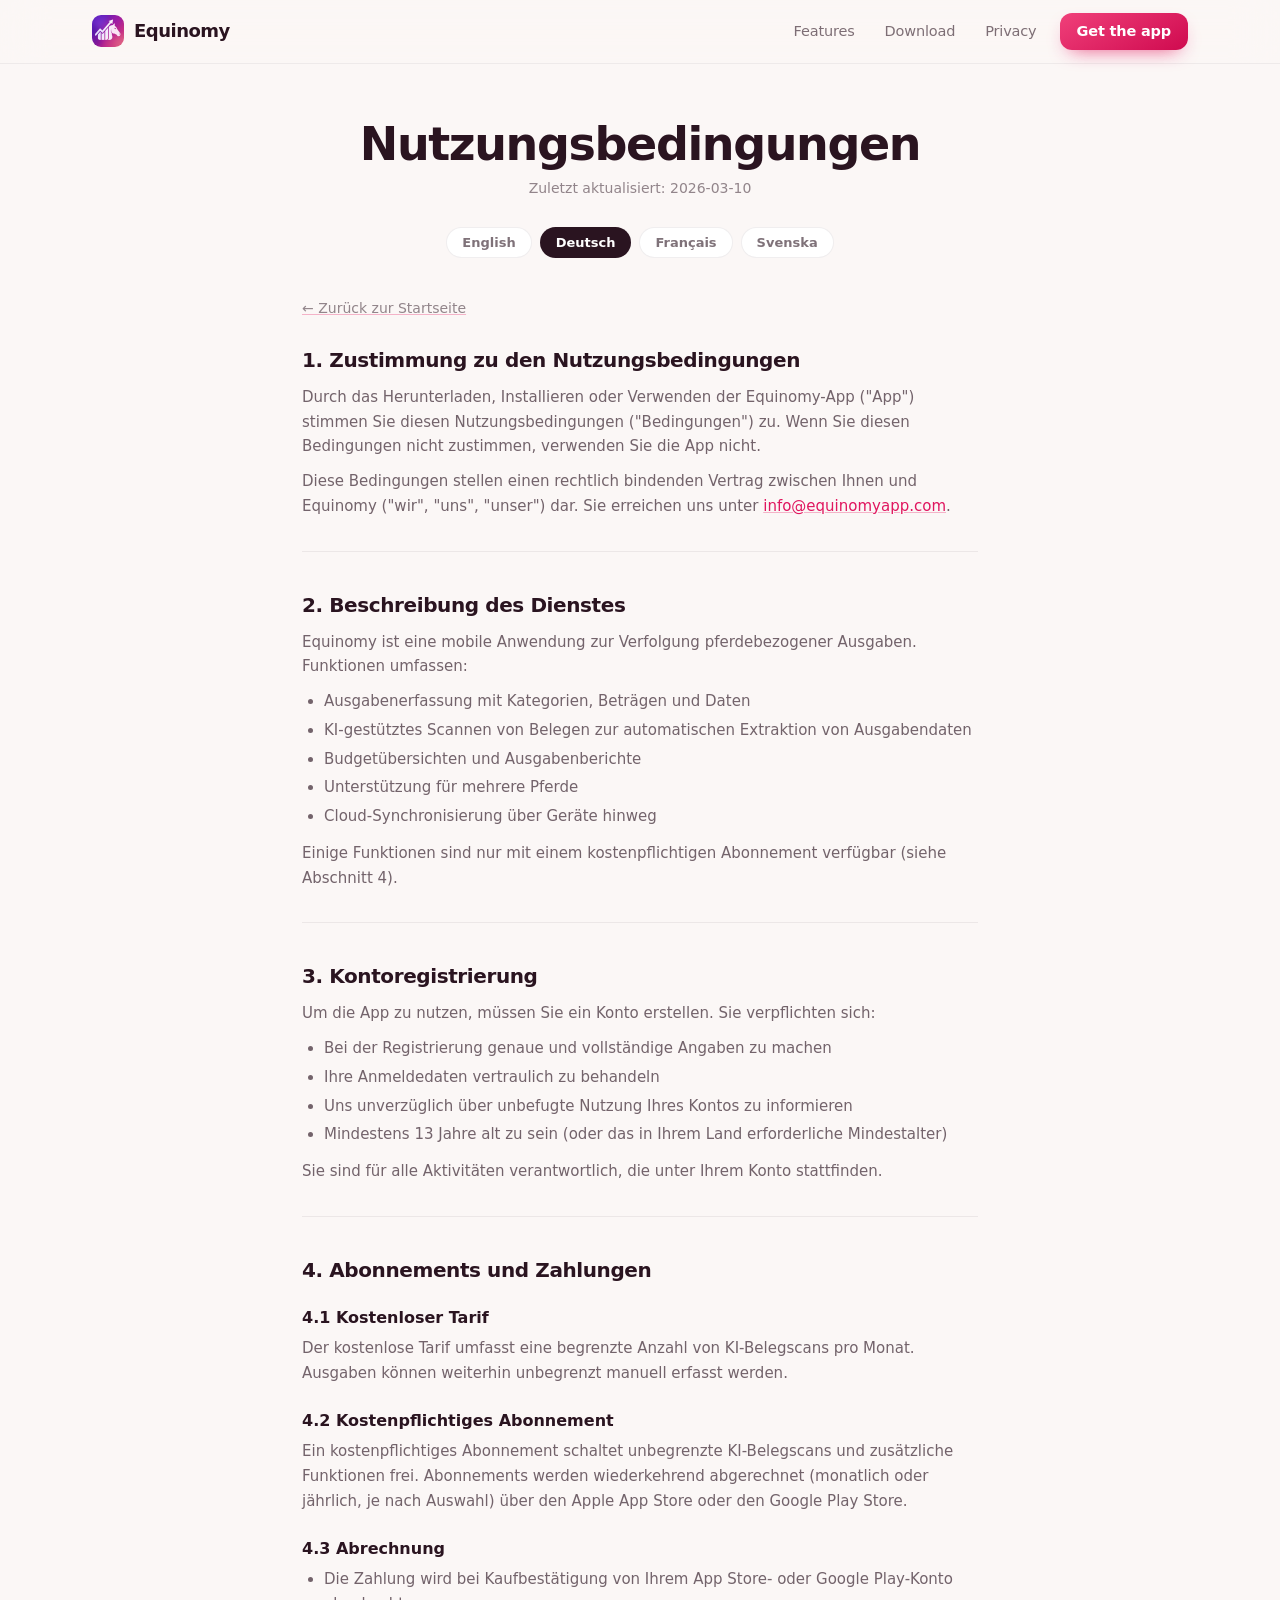
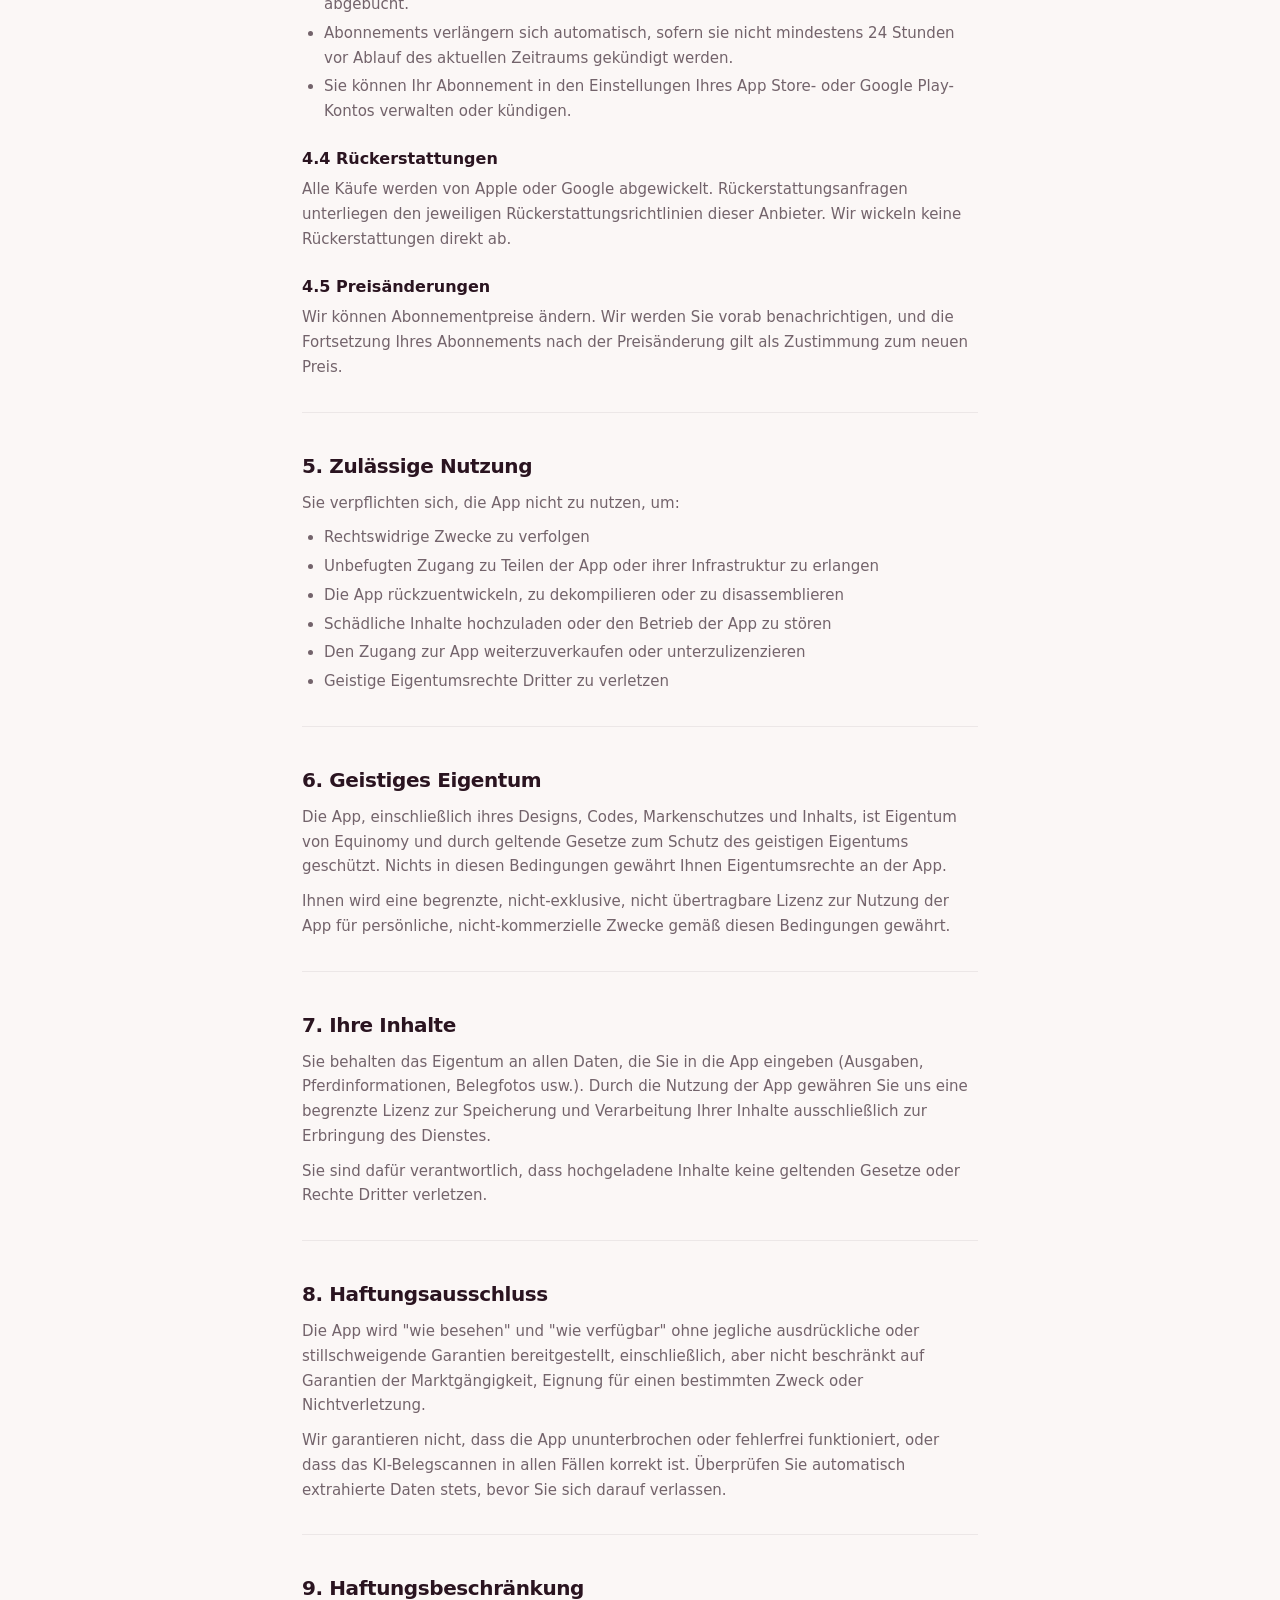
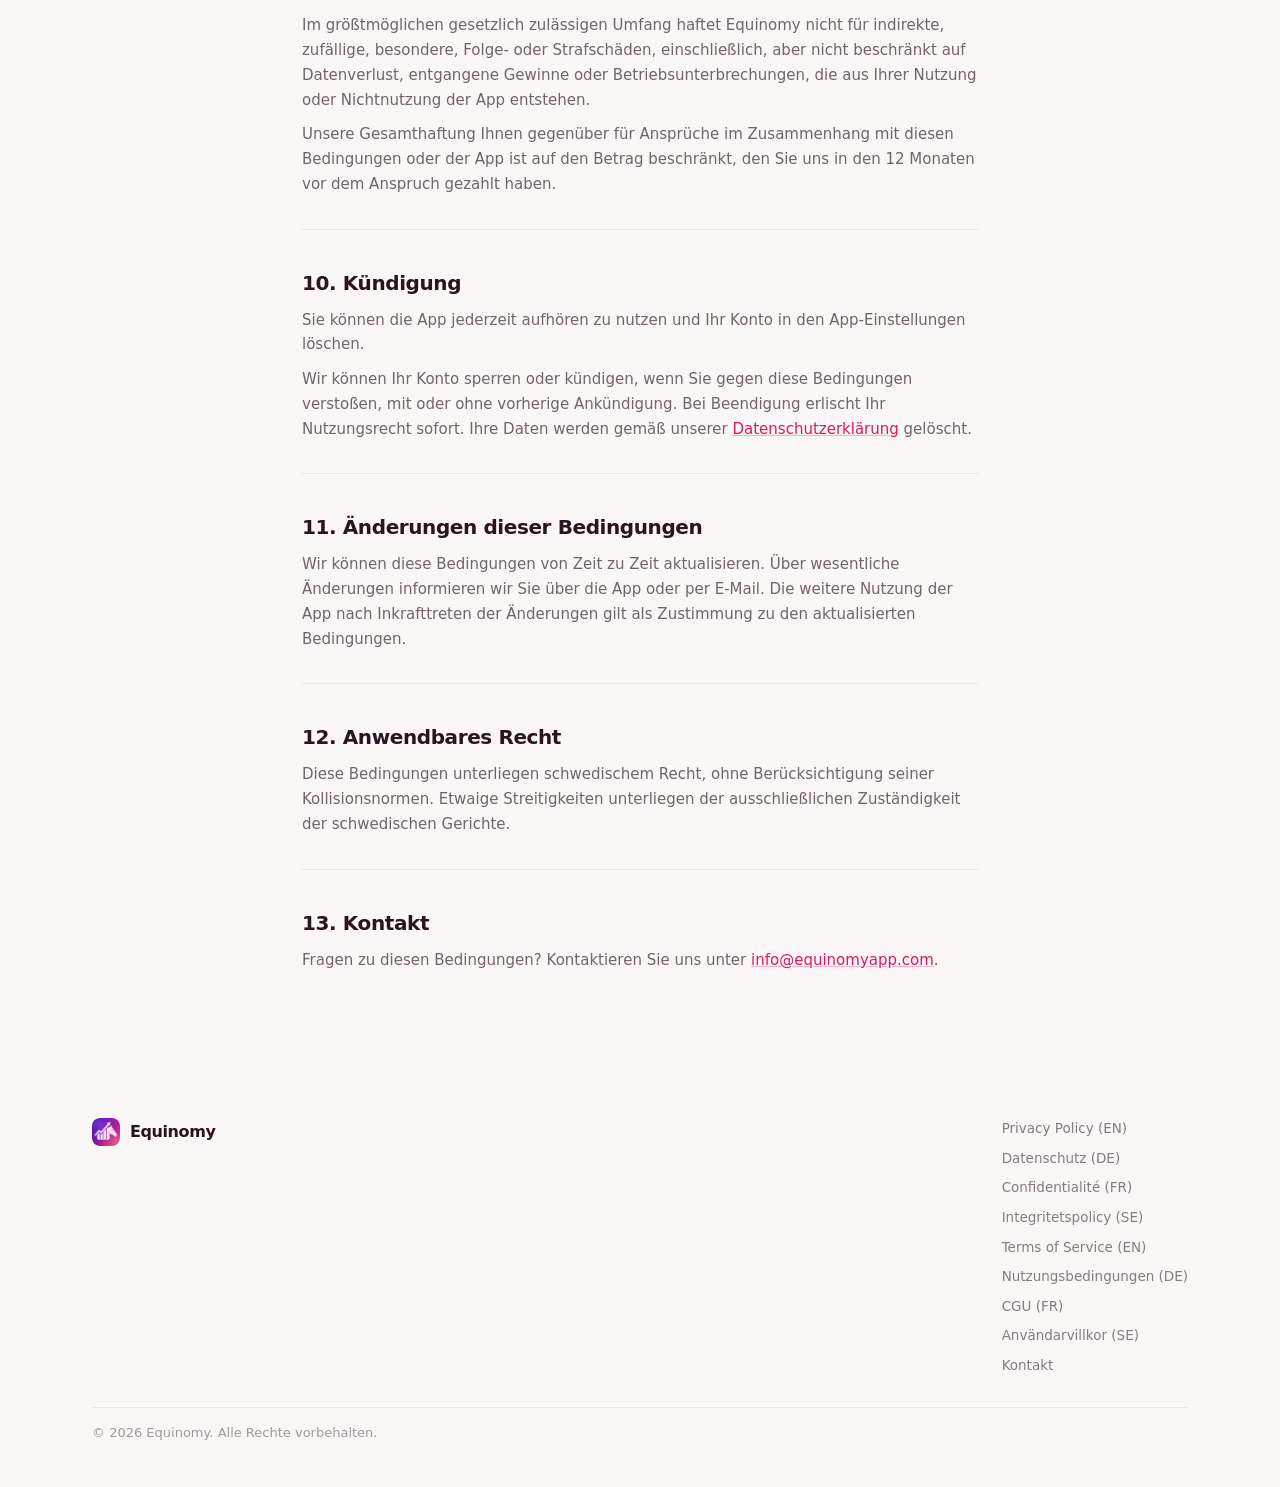
<file: terms-de.html>
<!DOCTYPE html>
<html lang="de">
<head>
  <meta charset="UTF-8" />
  <meta name="viewport" content="width=device-width, initial-scale=1.0" />
  <title>Nutzungsbedingungen – Equinomy</title>
  <meta name="description" content="Nutzungsbedingungen für die Equinomy-App zur Verfolgung von Pferdeausgaben." />
  <link rel="icon" href="assets/logo-icon.png" />
  <link rel="stylesheet" href="assets/style.css" />
</head>
<body>

<nav>
  <div class="nav-inner">
    <a class="nav-logo" href="index.html">
      <img src="assets/logo-icon.png" alt="Equinomy logo" />
      Equinomy
    </a>
    <ul class="nav-links">
      <li><a href="index.html#features">Features</a></li>
      <li><a href="index.html#download">Download</a></li>
      <li><a href="privacy-policy-en.html">Privacy</a></li>
      <li><a class="nav-cta" href="index.html#download">Get the app</a></li>
    </ul>
  </div>
</nav>

<div class="page-header">
  <h1>Nutzungsbedingungen</h1>
  <p>Zuletzt aktualisiert: 2026-03-10</p>
</div>

<div class="lang-switcher">
  <a href="terms-en.html">English</a>
  <a href="terms-de.html" class="active">Deutsch</a>
  <a href="terms-fr.html">Français</a>
  <a href="terms-se.html">Svenska</a>
</div>

<div class="policy-body">
  <a class="back-link" href="index.html">← Zurück zur Startseite</a>

  <h2>1. Zustimmung zu den Nutzungsbedingungen</h2>
  <p>Durch das Herunterladen, Installieren oder Verwenden der Equinomy-App ("App") stimmen Sie diesen Nutzungsbedingungen ("Bedingungen") zu. Wenn Sie diesen Bedingungen nicht zustimmen, verwenden Sie die App nicht.</p>
  <p>Diese Bedingungen stellen einen rechtlich bindenden Vertrag zwischen Ihnen und Equinomy ("wir", "uns", "unser") dar. Sie erreichen uns unter <a href="mailto:info@equinomyapp.com">info@equinomyapp.com</a>.</p>

  <hr>

  <h2>2. Beschreibung des Dienstes</h2>
  <p>Equinomy ist eine mobile Anwendung zur Verfolgung pferdebezogener Ausgaben. Funktionen umfassen:</p>
  <ul>
    <li>Ausgabenerfassung mit Kategorien, Beträgen und Daten</li>
    <li>KI-gestütztes Scannen von Belegen zur automatischen Extraktion von Ausgabendaten</li>
    <li>Budgetübersichten und Ausgabenberichte</li>
    <li>Unterstützung für mehrere Pferde</li>
    <li>Cloud-Synchronisierung über Geräte hinweg</li>
  </ul>
  <p>Einige Funktionen sind nur mit einem kostenpflichtigen Abonnement verfügbar (siehe Abschnitt 4).</p>

  <hr>

  <h2>3. Kontoregistrierung</h2>
  <p>Um die App zu nutzen, müssen Sie ein Konto erstellen. Sie verpflichten sich:</p>
  <ul>
    <li>Bei der Registrierung genaue und vollständige Angaben zu machen</li>
    <li>Ihre Anmeldedaten vertraulich zu behandeln</li>
    <li>Uns unverzüglich über unbefugte Nutzung Ihres Kontos zu informieren</li>
    <li>Mindestens 13 Jahre alt zu sein (oder das in Ihrem Land erforderliche Mindestalter)</li>
  </ul>
  <p>Sie sind für alle Aktivitäten verantwortlich, die unter Ihrem Konto stattfinden.</p>

  <hr>

  <h2>4. Abonnements und Zahlungen</h2>

  <h3>4.1 Kostenloser Tarif</h3>
  <p>Der kostenlose Tarif umfasst eine begrenzte Anzahl von KI-Belegscans pro Monat. Ausgaben können weiterhin unbegrenzt manuell erfasst werden.</p>

  <h3>4.2 Kostenpflichtiges Abonnement</h3>
  <p>Ein kostenpflichtiges Abonnement schaltet unbegrenzte KI-Belegscans und zusätzliche Funktionen frei. Abonnements werden wiederkehrend abgerechnet (monatlich oder jährlich, je nach Auswahl) über den Apple App Store oder den Google Play Store.</p>

  <h3>4.3 Abrechnung</h3>
  <ul>
    <li>Die Zahlung wird bei Kaufbestätigung von Ihrem App Store- oder Google Play-Konto abgebucht.</li>
    <li>Abonnements verlängern sich automatisch, sofern sie nicht mindestens 24 Stunden vor Ablauf des aktuellen Zeitraums gekündigt werden.</li>
    <li>Sie können Ihr Abonnement in den Einstellungen Ihres App Store- oder Google Play-Kontos verwalten oder kündigen.</li>
  </ul>

  <h3>4.4 Rückerstattungen</h3>
  <p>Alle Käufe werden von Apple oder Google abgewickelt. Rückerstattungsanfragen unterliegen den jeweiligen Rückerstattungsrichtlinien dieser Anbieter. Wir wickeln keine Rückerstattungen direkt ab.</p>

  <h3>4.5 Preisänderungen</h3>
  <p>Wir können Abonnementpreise ändern. Wir werden Sie vorab benachrichtigen, und die Fortsetzung Ihres Abonnements nach der Preisänderung gilt als Zustimmung zum neuen Preis.</p>

  <hr>

  <h2>5. Zulässige Nutzung</h2>
  <p>Sie verpflichten sich, die App nicht zu nutzen, um:</p>
  <ul>
    <li>Rechtswidrige Zwecke zu verfolgen</li>
    <li>Unbefugten Zugang zu Teilen der App oder ihrer Infrastruktur zu erlangen</li>
    <li>Die App rückzuentwickeln, zu dekompilieren oder zu disassemblieren</li>
    <li>Schädliche Inhalte hochzuladen oder den Betrieb der App zu stören</li>
    <li>Den Zugang zur App weiterzuverkaufen oder unterzulizenzieren</li>
    <li>Geistige Eigentumsrechte Dritter zu verletzen</li>
  </ul>

  <hr>

  <h2>6. Geistiges Eigentum</h2>
  <p>Die App, einschließlich ihres Designs, Codes, Markenschutzes und Inhalts, ist Eigentum von Equinomy und durch geltende Gesetze zum Schutz des geistigen Eigentums geschützt. Nichts in diesen Bedingungen gewährt Ihnen Eigentumsrechte an der App.</p>
  <p>Ihnen wird eine begrenzte, nicht-exklusive, nicht übertragbare Lizenz zur Nutzung der App für persönliche, nicht-kommerzielle Zwecke gemäß diesen Bedingungen gewährt.</p>

  <hr>

  <h2>7. Ihre Inhalte</h2>
  <p>Sie behalten das Eigentum an allen Daten, die Sie in die App eingeben (Ausgaben, Pferdinformationen, Belegfotos usw.). Durch die Nutzung der App gewähren Sie uns eine begrenzte Lizenz zur Speicherung und Verarbeitung Ihrer Inhalte ausschließlich zur Erbringung des Dienstes.</p>
  <p>Sie sind dafür verantwortlich, dass hochgeladene Inhalte keine geltenden Gesetze oder Rechte Dritter verletzen.</p>

  <hr>

  <h2>8. Haftungsausschluss</h2>
  <p>Die App wird "wie besehen" und "wie verfügbar" ohne jegliche ausdrückliche oder stillschweigende Garantien bereitgestellt, einschließlich, aber nicht beschränkt auf Garantien der Marktgängigkeit, Eignung für einen bestimmten Zweck oder Nichtverletzung.</p>
  <p>Wir garantieren nicht, dass die App ununterbrochen oder fehlerfrei funktioniert, oder dass das KI-Belegscannen in allen Fällen korrekt ist. Überprüfen Sie automatisch extrahierte Daten stets, bevor Sie sich darauf verlassen.</p>

  <hr>

  <h2>9. Haftungsbeschränkung</h2>
  <p>Im größtmöglichen gesetzlich zulässigen Umfang haftet Equinomy nicht für indirekte, zufällige, besondere, Folge- oder Strafschäden, einschließlich, aber nicht beschränkt auf Datenverlust, entgangene Gewinne oder Betriebsunterbrechungen, die aus Ihrer Nutzung oder Nichtnutzung der App entstehen.</p>
  <p>Unsere Gesamthaftung Ihnen gegenüber für Ansprüche im Zusammenhang mit diesen Bedingungen oder der App ist auf den Betrag beschränkt, den Sie uns in den 12 Monaten vor dem Anspruch gezahlt haben.</p>

  <hr>

  <h2>10. Kündigung</h2>
  <p>Sie können die App jederzeit aufhören zu nutzen und Ihr Konto in den App-Einstellungen löschen.</p>
  <p>Wir können Ihr Konto sperren oder kündigen, wenn Sie gegen diese Bedingungen verstoßen, mit oder ohne vorherige Ankündigung. Bei Beendigung erlischt Ihr Nutzungsrecht sofort. Ihre Daten werden gemäß unserer <a href="privacy-policy-de.html">Datenschutzerklärung</a> gelöscht.</p>

  <hr>

  <h2>11. Änderungen dieser Bedingungen</h2>
  <p>Wir können diese Bedingungen von Zeit zu Zeit aktualisieren. Über wesentliche Änderungen informieren wir Sie über die App oder per E-Mail. Die weitere Nutzung der App nach Inkrafttreten der Änderungen gilt als Zustimmung zu den aktualisierten Bedingungen.</p>

  <hr>

  <h2>12. Anwendbares Recht</h2>
  <p>Diese Bedingungen unterliegen schwedischem Recht, ohne Berücksichtigung seiner Kollisionsnormen. Etwaige Streitigkeiten unterliegen der ausschließlichen Zuständigkeit der schwedischen Gerichte.</p>

  <hr>

  <h2>13. Kontakt</h2>
  <p>Fragen zu diesen Bedingungen? Kontaktieren Sie uns unter <a href="mailto:info@equinomyapp.com">info@equinomyapp.com</a>.</p>
</div>

<footer>
  <div class="footer-top">
    <div class="footer-brand">
      <img src="assets/logo-icon.png" alt="Equinomy logo" />
      <span>Equinomy</span>
    </div>
    <div class="footer-links">
    <a href="privacy-policy-en.html">Privacy Policy (EN)</a>
    <a href="privacy-policy-de.html">Datenschutz (DE)</a>
    <a href="privacy-policy-fr.html">Confidentialité (FR)</a>
    <a href="privacy-policy-se.html">Integritetspolicy (SE)</a>
    <a href="terms-en.html">Terms of Service (EN)</a>
    <a href="terms-de.html">Nutzungsbedingungen (DE)</a>
    <a href="terms-fr.html">CGU (FR)</a>
    <a href="terms-se.html">Användarvillkor (SE)</a>
    <a href="mailto:info@equinomyapp.com">Kontakt</a>
    </div>
  </div>
  <div class="footer-rule"></div>
  <div class="copyright">&copy; 2026 Equinomy. Alle Rechte vorbehalten.</div>
</footer>

</body>
</html>
</file>
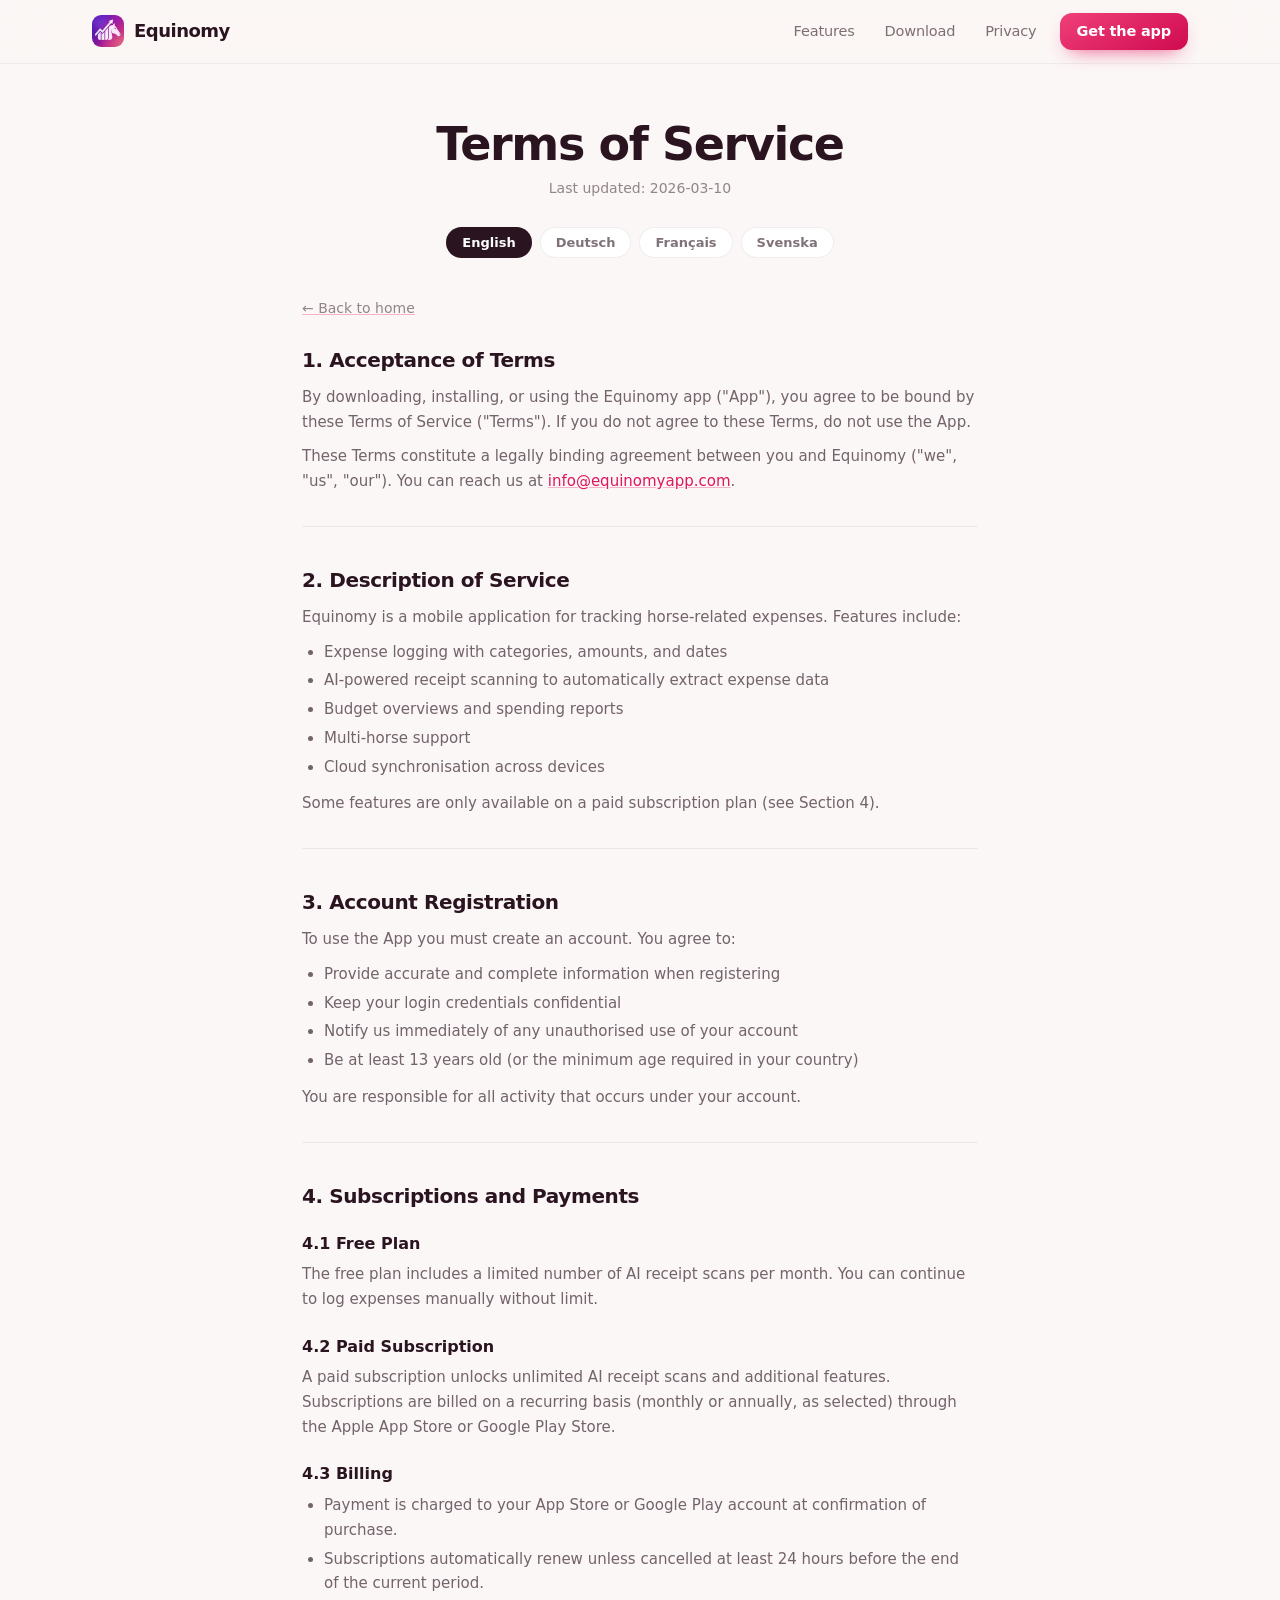
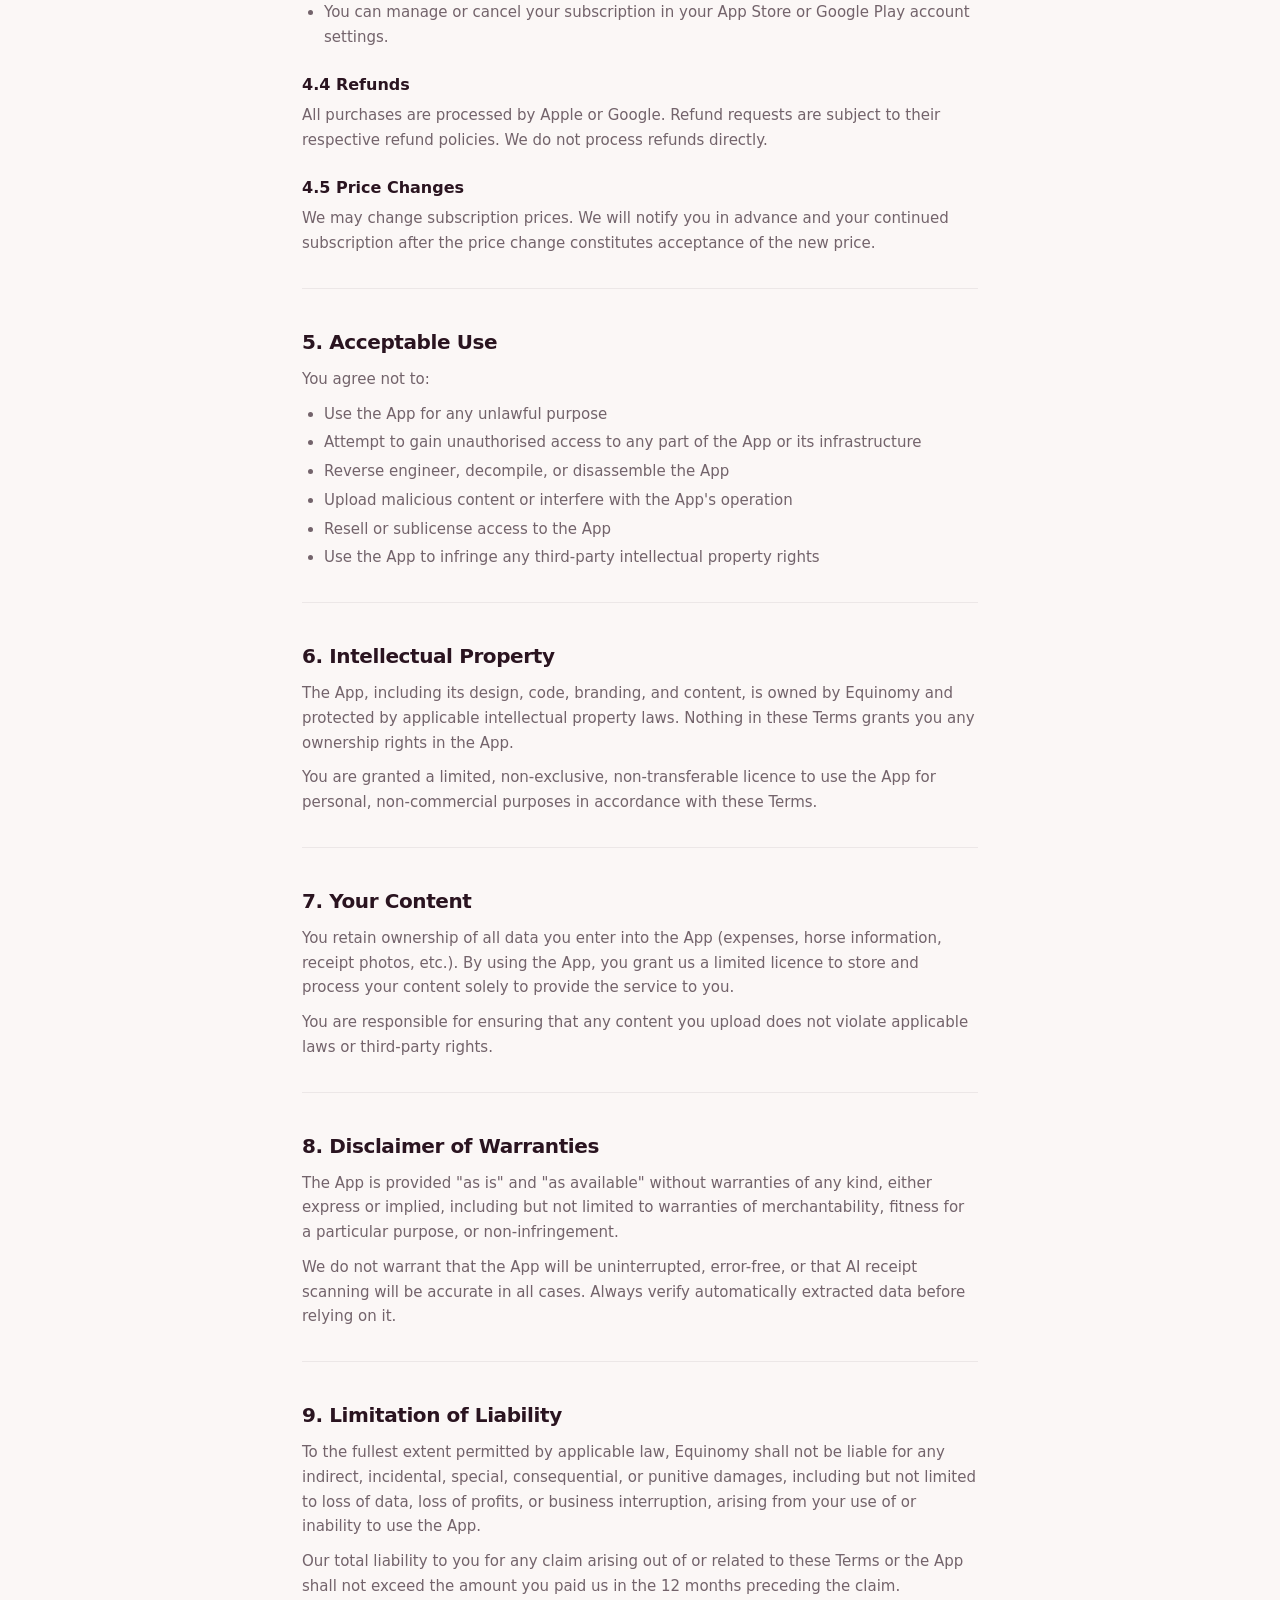
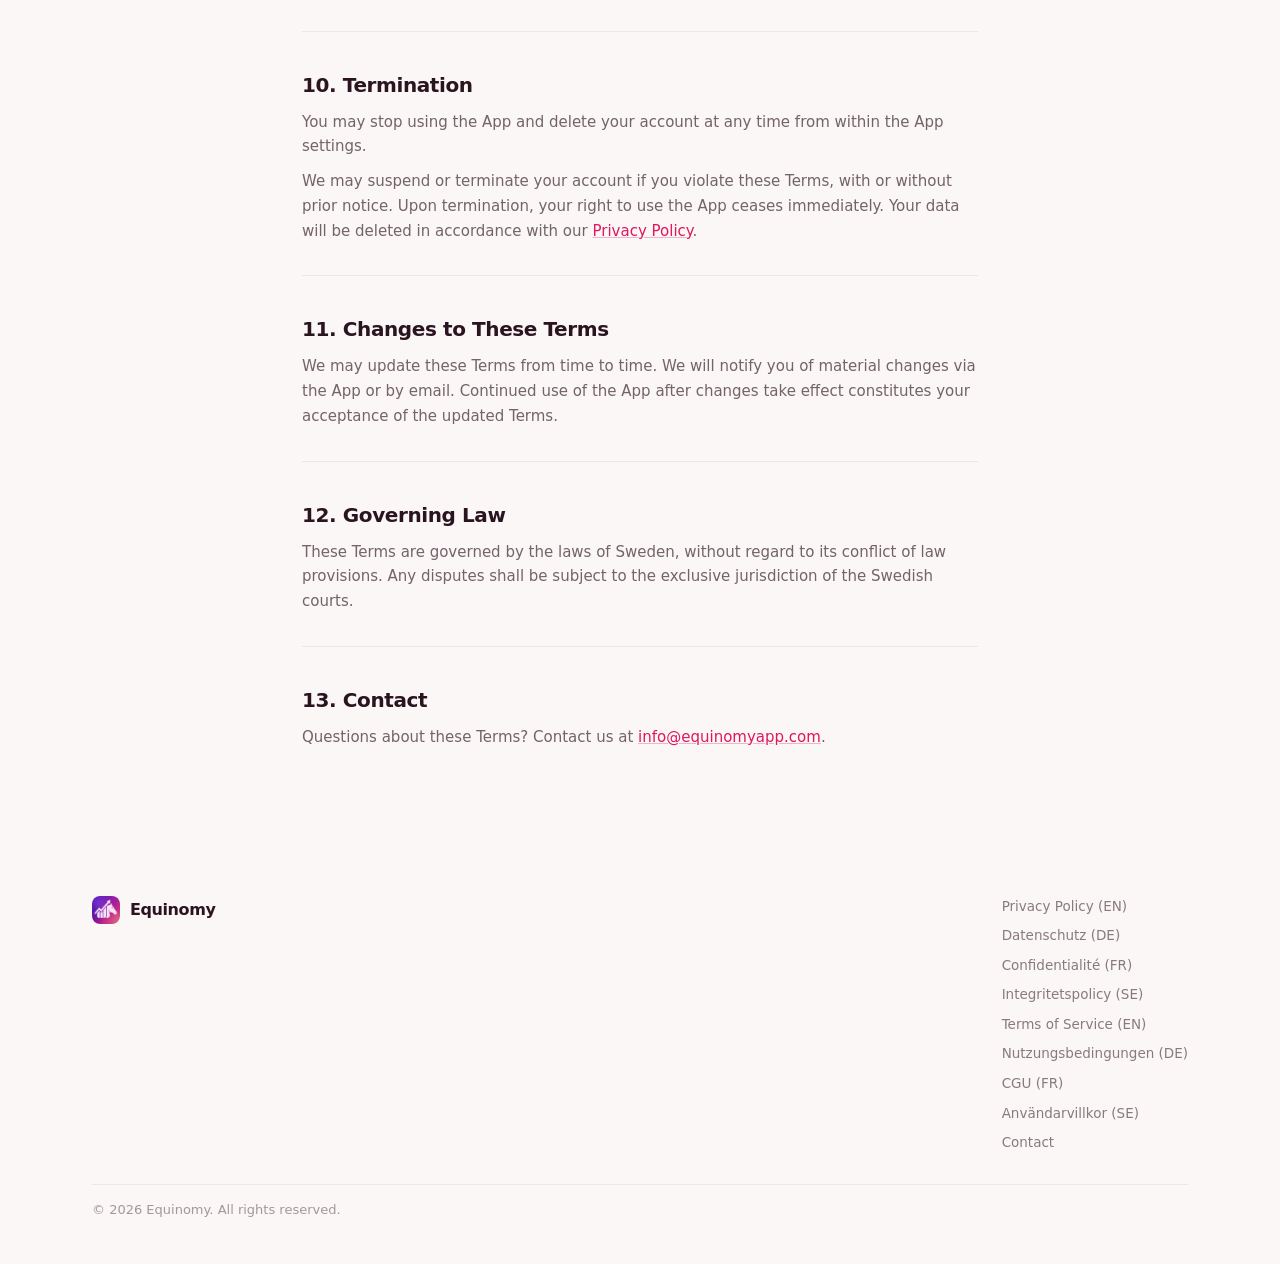
<file: terms-en.html>
<!DOCTYPE html>
<html lang="en">
<head>
  <meta charset="UTF-8" />
  <meta name="viewport" content="width=device-width, initial-scale=1.0" />
  <title>Terms of Service – Equinomy</title>
  <meta name="description" content="Terms of Service for the Equinomy horse expense tracking app." />
  <link rel="icon" href="assets/logo-icon.png" />
  <link rel="stylesheet" href="assets/style.css" />
</head>
<body>

<nav>
  <div class="nav-inner">
    <a class="nav-logo" href="index.html">
      <img src="assets/logo-icon.png" alt="Equinomy logo" />
      Equinomy
    </a>
    <ul class="nav-links">
      <li><a href="index.html#features">Features</a></li>
      <li><a href="index.html#download">Download</a></li>
      <li><a href="privacy-policy-en.html">Privacy</a></li>
      <li><a class="nav-cta" href="index.html#download">Get the app</a></li>
    </ul>
  </div>
</nav>

<div class="page-header">
  <h1>Terms of Service</h1>
  <p>Last updated: 2026-03-10</p>
</div>

<div class="lang-switcher">
  <a href="terms-en.html" class="active">English</a>
  <a href="terms-de.html">Deutsch</a>
  <a href="terms-fr.html">Français</a>
  <a href="terms-se.html">Svenska</a>
</div>

<div class="policy-body">
  <a class="back-link" href="index.html">← Back to home</a>

  <h2>1. Acceptance of Terms</h2>
  <p>By downloading, installing, or using the Equinomy app ("App"), you agree to be bound by these Terms of Service ("Terms"). If you do not agree to these Terms, do not use the App.</p>
  <p>These Terms constitute a legally binding agreement between you and Equinomy ("we", "us", "our"). You can reach us at <a href="mailto:info@equinomyapp.com">info@equinomyapp.com</a>.</p>

  <hr>

  <h2>2. Description of Service</h2>
  <p>Equinomy is a mobile application for tracking horse-related expenses. Features include:</p>
  <ul>
    <li>Expense logging with categories, amounts, and dates</li>
    <li>AI-powered receipt scanning to automatically extract expense data</li>
    <li>Budget overviews and spending reports</li>
    <li>Multi-horse support</li>
    <li>Cloud synchronisation across devices</li>
  </ul>
  <p>Some features are only available on a paid subscription plan (see Section 4).</p>

  <hr>

  <h2>3. Account Registration</h2>
  <p>To use the App you must create an account. You agree to:</p>
  <ul>
    <li>Provide accurate and complete information when registering</li>
    <li>Keep your login credentials confidential</li>
    <li>Notify us immediately of any unauthorised use of your account</li>
    <li>Be at least 13 years old (or the minimum age required in your country)</li>
  </ul>
  <p>You are responsible for all activity that occurs under your account.</p>

  <hr>

  <h2>4. Subscriptions and Payments</h2>

  <h3>4.1 Free Plan</h3>
  <p>The free plan includes a limited number of AI receipt scans per month. You can continue to log expenses manually without limit.</p>

  <h3>4.2 Paid Subscription</h3>
  <p>A paid subscription unlocks unlimited AI receipt scans and additional features. Subscriptions are billed on a recurring basis (monthly or annually, as selected) through the Apple App Store or Google Play Store.</p>

  <h3>4.3 Billing</h3>
  <ul>
    <li>Payment is charged to your App Store or Google Play account at confirmation of purchase.</li>
    <li>Subscriptions automatically renew unless cancelled at least 24 hours before the end of the current period.</li>
    <li>You can manage or cancel your subscription in your App Store or Google Play account settings.</li>
  </ul>

  <h3>4.4 Refunds</h3>
  <p>All purchases are processed by Apple or Google. Refund requests are subject to their respective refund policies. We do not process refunds directly.</p>

  <h3>4.5 Price Changes</h3>
  <p>We may change subscription prices. We will notify you in advance and your continued subscription after the price change constitutes acceptance of the new price.</p>

  <hr>

  <h2>5. Acceptable Use</h2>
  <p>You agree not to:</p>
  <ul>
    <li>Use the App for any unlawful purpose</li>
    <li>Attempt to gain unauthorised access to any part of the App or its infrastructure</li>
    <li>Reverse engineer, decompile, or disassemble the App</li>
    <li>Upload malicious content or interfere with the App's operation</li>
    <li>Resell or sublicense access to the App</li>
    <li>Use the App to infringe any third-party intellectual property rights</li>
  </ul>

  <hr>

  <h2>6. Intellectual Property</h2>
  <p>The App, including its design, code, branding, and content, is owned by Equinomy and protected by applicable intellectual property laws. Nothing in these Terms grants you any ownership rights in the App.</p>
  <p>You are granted a limited, non-exclusive, non-transferable licence to use the App for personal, non-commercial purposes in accordance with these Terms.</p>

  <hr>

  <h2>7. Your Content</h2>
  <p>You retain ownership of all data you enter into the App (expenses, horse information, receipt photos, etc.). By using the App, you grant us a limited licence to store and process your content solely to provide the service to you.</p>
  <p>You are responsible for ensuring that any content you upload does not violate applicable laws or third-party rights.</p>

  <hr>

  <h2>8. Disclaimer of Warranties</h2>
  <p>The App is provided "as is" and "as available" without warranties of any kind, either express or implied, including but not limited to warranties of merchantability, fitness for a particular purpose, or non-infringement.</p>
  <p>We do not warrant that the App will be uninterrupted, error-free, or that AI receipt scanning will be accurate in all cases. Always verify automatically extracted data before relying on it.</p>

  <hr>

  <h2>9. Limitation of Liability</h2>
  <p>To the fullest extent permitted by applicable law, Equinomy shall not be liable for any indirect, incidental, special, consequential, or punitive damages, including but not limited to loss of data, loss of profits, or business interruption, arising from your use of or inability to use the App.</p>
  <p>Our total liability to you for any claim arising out of or related to these Terms or the App shall not exceed the amount you paid us in the 12 months preceding the claim.</p>

  <hr>

  <h2>10. Termination</h2>
  <p>You may stop using the App and delete your account at any time from within the App settings.</p>
  <p>We may suspend or terminate your account if you violate these Terms, with or without prior notice. Upon termination, your right to use the App ceases immediately. Your data will be deleted in accordance with our <a href="privacy-policy-en.html">Privacy Policy</a>.</p>

  <hr>

  <h2>11. Changes to These Terms</h2>
  <p>We may update these Terms from time to time. We will notify you of material changes via the App or by email. Continued use of the App after changes take effect constitutes your acceptance of the updated Terms.</p>

  <hr>

  <h2>12. Governing Law</h2>
  <p>These Terms are governed by the laws of Sweden, without regard to its conflict of law provisions. Any disputes shall be subject to the exclusive jurisdiction of the Swedish courts.</p>

  <hr>

  <h2>13. Contact</h2>
  <p>Questions about these Terms? Contact us at <a href="mailto:info@equinomyapp.com">info@equinomyapp.com</a>.</p>
</div>

<footer>
  <div class="footer-top">
    <div class="footer-brand">
      <img src="assets/logo-icon.png" alt="Equinomy logo" />
      <span>Equinomy</span>
    </div>
    <div class="footer-links">
    <a href="privacy-policy-en.html">Privacy Policy (EN)</a>
    <a href="privacy-policy-de.html">Datenschutz (DE)</a>
    <a href="privacy-policy-fr.html">Confidentialité (FR)</a>
    <a href="privacy-policy-se.html">Integritetspolicy (SE)</a>
    <a href="terms-en.html">Terms of Service (EN)</a>
    <a href="terms-de.html">Nutzungsbedingungen (DE)</a>
    <a href="terms-fr.html">CGU (FR)</a>
    <a href="terms-se.html">Användarvillkor (SE)</a>
    <a href="mailto:info@equinomyapp.com">Contact</a>
    </div>
  </div>
  <div class="footer-rule"></div>
  <div class="copyright">&copy; 2026 Equinomy. All rights reserved.</div>
</footer>

</body>
</html>
</file>
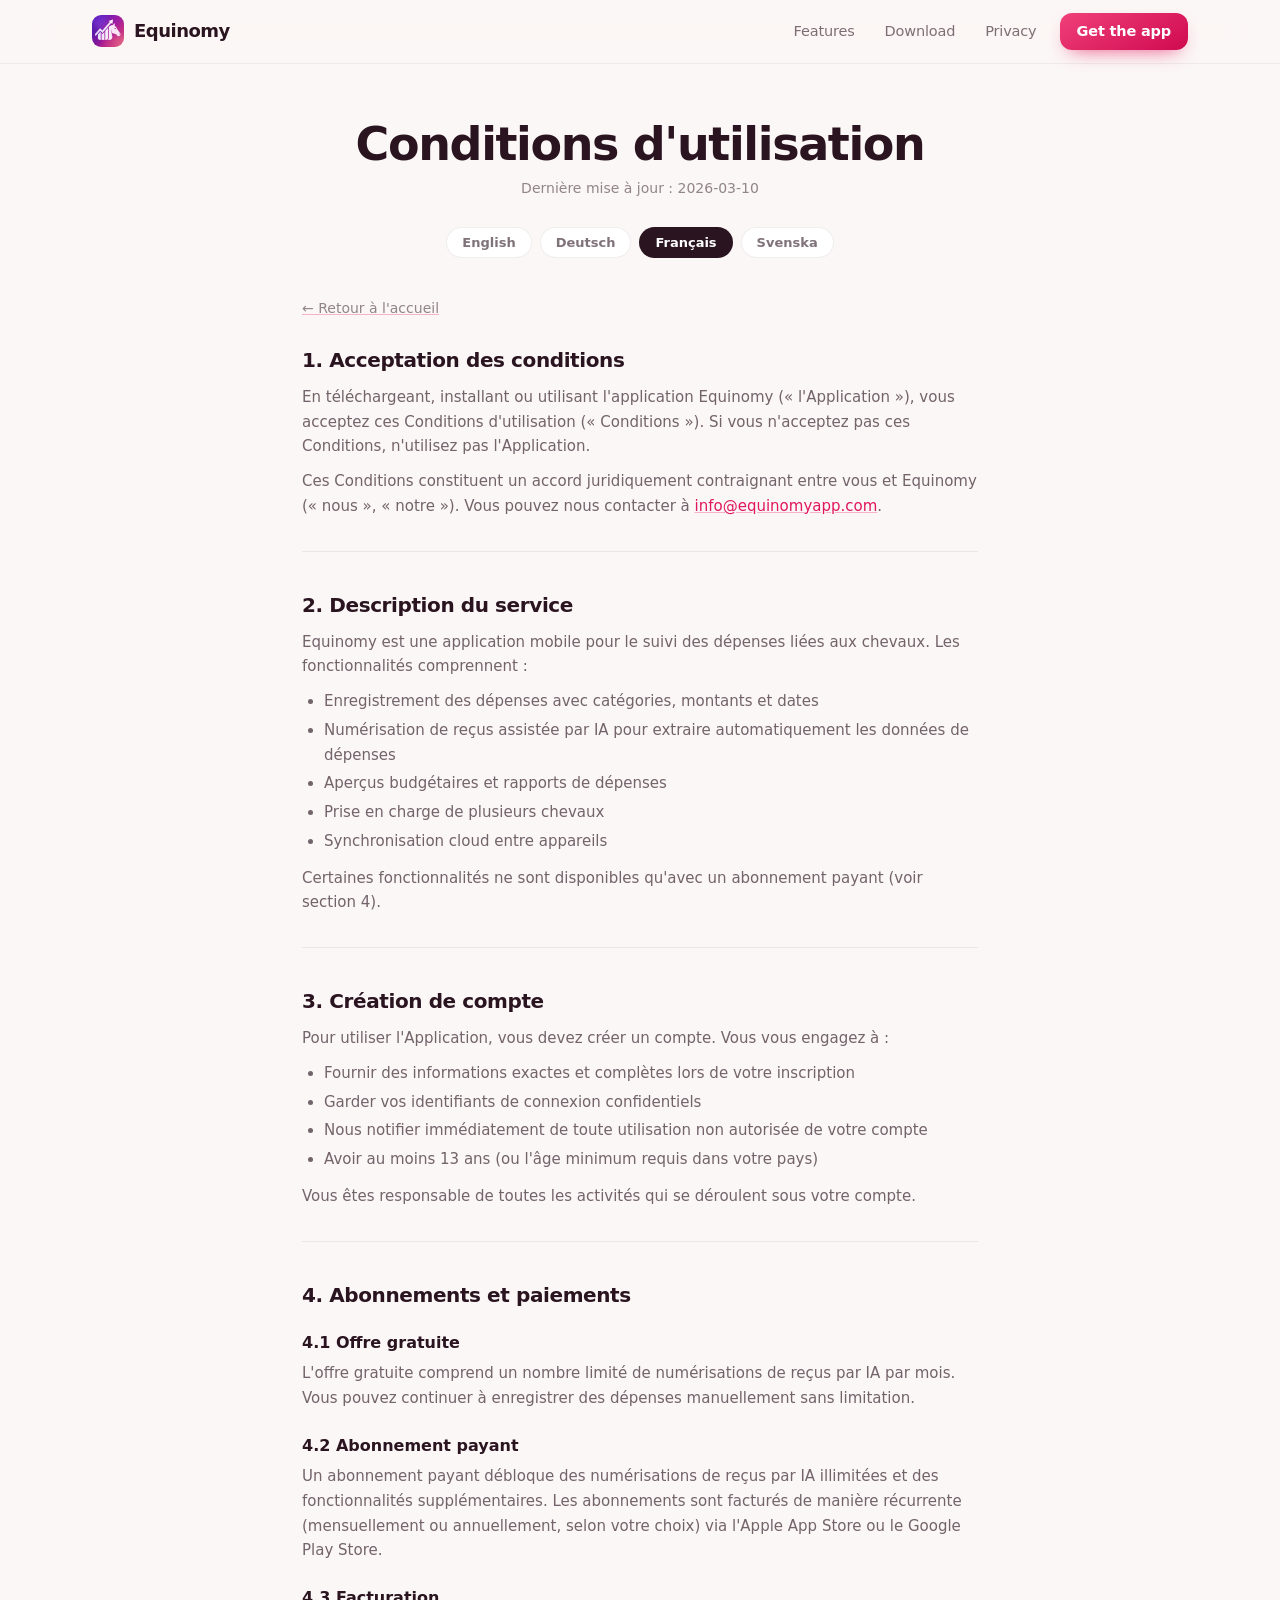
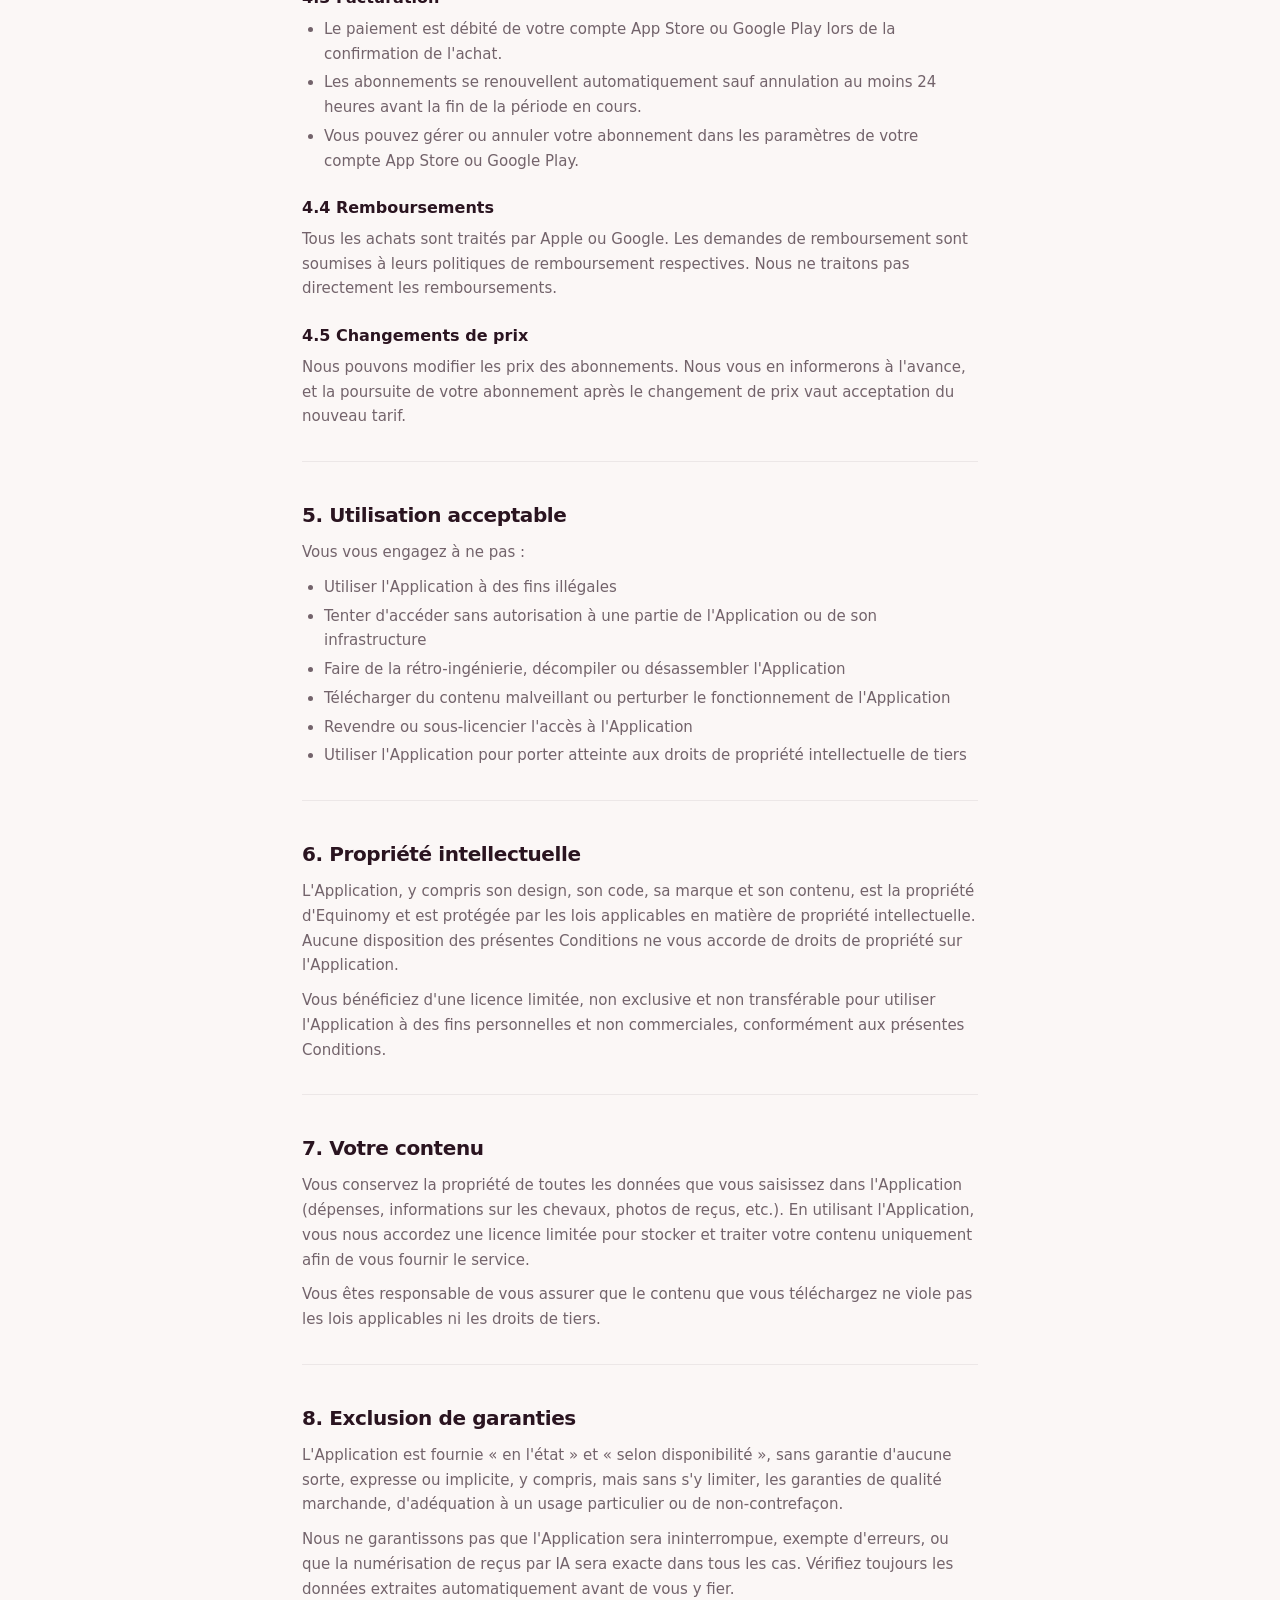
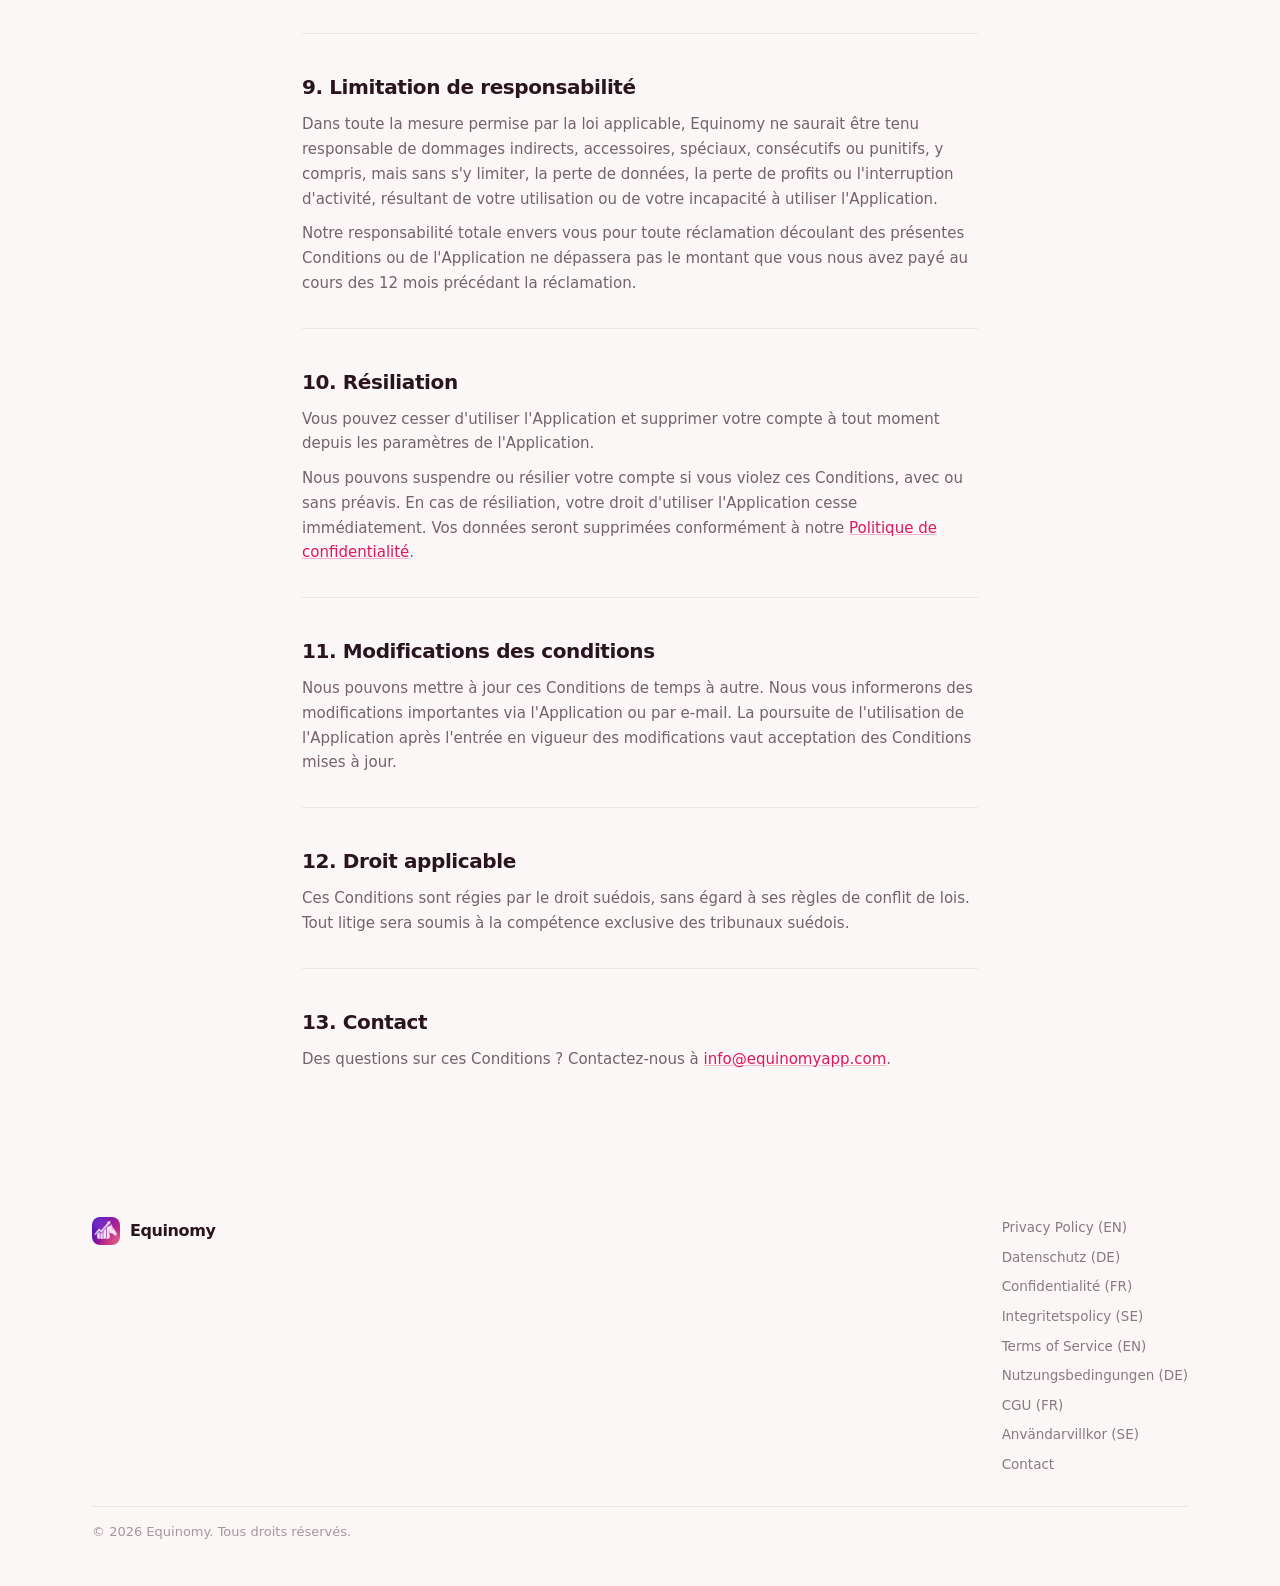
<file: terms-fr.html>
<!DOCTYPE html>
<html lang="fr">
<head>
  <meta charset="UTF-8" />
  <meta name="viewport" content="width=device-width, initial-scale=1.0" />
  <title>Conditions d'utilisation – Equinomy</title>
  <meta name="description" content="Conditions d'utilisation de l'application Equinomy pour le suivi des dépenses équestres." />
  <link rel="icon" href="assets/logo-icon.png" />
  <link rel="stylesheet" href="assets/style.css" />
</head>
<body>

<nav>
  <div class="nav-inner">
    <a class="nav-logo" href="index.html">
      <img src="assets/logo-icon.png" alt="Equinomy logo" />
      Equinomy
    </a>
    <ul class="nav-links">
      <li><a href="index.html#features">Features</a></li>
      <li><a href="index.html#download">Download</a></li>
      <li><a href="privacy-policy-en.html">Privacy</a></li>
      <li><a class="nav-cta" href="index.html#download">Get the app</a></li>
    </ul>
  </div>
</nav>

<div class="page-header">
  <h1>Conditions d'utilisation</h1>
  <p>Dernière mise à jour : 2026-03-10</p>
</div>

<div class="lang-switcher">
  <a href="terms-en.html">English</a>
  <a href="terms-de.html">Deutsch</a>
  <a href="terms-fr.html" class="active">Français</a>
  <a href="terms-se.html">Svenska</a>
</div>

<div class="policy-body">
  <a class="back-link" href="index.html">← Retour à l'accueil</a>

  <h2>1. Acceptation des conditions</h2>
  <p>En téléchargeant, installant ou utilisant l'application Equinomy (« l'Application »), vous acceptez ces Conditions d'utilisation (« Conditions »). Si vous n'acceptez pas ces Conditions, n'utilisez pas l'Application.</p>
  <p>Ces Conditions constituent un accord juridiquement contraignant entre vous et Equinomy (« nous », « notre »). Vous pouvez nous contacter à <a href="mailto:info@equinomyapp.com">info@equinomyapp.com</a>.</p>

  <hr>

  <h2>2. Description du service</h2>
  <p>Equinomy est une application mobile pour le suivi des dépenses liées aux chevaux. Les fonctionnalités comprennent :</p>
  <ul>
    <li>Enregistrement des dépenses avec catégories, montants et dates</li>
    <li>Numérisation de reçus assistée par IA pour extraire automatiquement les données de dépenses</li>
    <li>Aperçus budgétaires et rapports de dépenses</li>
    <li>Prise en charge de plusieurs chevaux</li>
    <li>Synchronisation cloud entre appareils</li>
  </ul>
  <p>Certaines fonctionnalités ne sont disponibles qu'avec un abonnement payant (voir section 4).</p>

  <hr>

  <h2>3. Création de compte</h2>
  <p>Pour utiliser l'Application, vous devez créer un compte. Vous vous engagez à :</p>
  <ul>
    <li>Fournir des informations exactes et complètes lors de votre inscription</li>
    <li>Garder vos identifiants de connexion confidentiels</li>
    <li>Nous notifier immédiatement de toute utilisation non autorisée de votre compte</li>
    <li>Avoir au moins 13 ans (ou l'âge minimum requis dans votre pays)</li>
  </ul>
  <p>Vous êtes responsable de toutes les activités qui se déroulent sous votre compte.</p>

  <hr>

  <h2>4. Abonnements et paiements</h2>

  <h3>4.1 Offre gratuite</h3>
  <p>L'offre gratuite comprend un nombre limité de numérisations de reçus par IA par mois. Vous pouvez continuer à enregistrer des dépenses manuellement sans limitation.</p>

  <h3>4.2 Abonnement payant</h3>
  <p>Un abonnement payant débloque des numérisations de reçus par IA illimitées et des fonctionnalités supplémentaires. Les abonnements sont facturés de manière récurrente (mensuellement ou annuellement, selon votre choix) via l'Apple App Store ou le Google Play Store.</p>

  <h3>4.3 Facturation</h3>
  <ul>
    <li>Le paiement est débité de votre compte App Store ou Google Play lors de la confirmation de l'achat.</li>
    <li>Les abonnements se renouvellent automatiquement sauf annulation au moins 24 heures avant la fin de la période en cours.</li>
    <li>Vous pouvez gérer ou annuler votre abonnement dans les paramètres de votre compte App Store ou Google Play.</li>
  </ul>

  <h3>4.4 Remboursements</h3>
  <p>Tous les achats sont traités par Apple ou Google. Les demandes de remboursement sont soumises à leurs politiques de remboursement respectives. Nous ne traitons pas directement les remboursements.</p>

  <h3>4.5 Changements de prix</h3>
  <p>Nous pouvons modifier les prix des abonnements. Nous vous en informerons à l'avance, et la poursuite de votre abonnement après le changement de prix vaut acceptation du nouveau tarif.</p>

  <hr>

  <h2>5. Utilisation acceptable</h2>
  <p>Vous vous engagez à ne pas :</p>
  <ul>
    <li>Utiliser l'Application à des fins illégales</li>
    <li>Tenter d'accéder sans autorisation à une partie de l'Application ou de son infrastructure</li>
    <li>Faire de la rétro-ingénierie, décompiler ou désassembler l'Application</li>
    <li>Télécharger du contenu malveillant ou perturber le fonctionnement de l'Application</li>
    <li>Revendre ou sous-licencier l'accès à l'Application</li>
    <li>Utiliser l'Application pour porter atteinte aux droits de propriété intellectuelle de tiers</li>
  </ul>

  <hr>

  <h2>6. Propriété intellectuelle</h2>
  <p>L'Application, y compris son design, son code, sa marque et son contenu, est la propriété d'Equinomy et est protégée par les lois applicables en matière de propriété intellectuelle. Aucune disposition des présentes Conditions ne vous accorde de droits de propriété sur l'Application.</p>
  <p>Vous bénéficiez d'une licence limitée, non exclusive et non transférable pour utiliser l'Application à des fins personnelles et non commerciales, conformément aux présentes Conditions.</p>

  <hr>

  <h2>7. Votre contenu</h2>
  <p>Vous conservez la propriété de toutes les données que vous saisissez dans l'Application (dépenses, informations sur les chevaux, photos de reçus, etc.). En utilisant l'Application, vous nous accordez une licence limitée pour stocker et traiter votre contenu uniquement afin de vous fournir le service.</p>
  <p>Vous êtes responsable de vous assurer que le contenu que vous téléchargez ne viole pas les lois applicables ni les droits de tiers.</p>

  <hr>

  <h2>8. Exclusion de garanties</h2>
  <p>L'Application est fournie « en l'état » et « selon disponibilité », sans garantie d'aucune sorte, expresse ou implicite, y compris, mais sans s'y limiter, les garanties de qualité marchande, d'adéquation à un usage particulier ou de non-contrefaçon.</p>
  <p>Nous ne garantissons pas que l'Application sera ininterrompue, exempte d'erreurs, ou que la numérisation de reçus par IA sera exacte dans tous les cas. Vérifiez toujours les données extraites automatiquement avant de vous y fier.</p>

  <hr>

  <h2>9. Limitation de responsabilité</h2>
  <p>Dans toute la mesure permise par la loi applicable, Equinomy ne saurait être tenu responsable de dommages indirects, accessoires, spéciaux, consécutifs ou punitifs, y compris, mais sans s'y limiter, la perte de données, la perte de profits ou l'interruption d'activité, résultant de votre utilisation ou de votre incapacité à utiliser l'Application.</p>
  <p>Notre responsabilité totale envers vous pour toute réclamation découlant des présentes Conditions ou de l'Application ne dépassera pas le montant que vous nous avez payé au cours des 12 mois précédant la réclamation.</p>

  <hr>

  <h2>10. Résiliation</h2>
  <p>Vous pouvez cesser d'utiliser l'Application et supprimer votre compte à tout moment depuis les paramètres de l'Application.</p>
  <p>Nous pouvons suspendre ou résilier votre compte si vous violez ces Conditions, avec ou sans préavis. En cas de résiliation, votre droit d'utiliser l'Application cesse immédiatement. Vos données seront supprimées conformément à notre <a href="privacy-policy-fr.html">Politique de confidentialité</a>.</p>

  <hr>

  <h2>11. Modifications des conditions</h2>
  <p>Nous pouvons mettre à jour ces Conditions de temps à autre. Nous vous informerons des modifications importantes via l'Application ou par e-mail. La poursuite de l'utilisation de l'Application après l'entrée en vigueur des modifications vaut acceptation des Conditions mises à jour.</p>

  <hr>

  <h2>12. Droit applicable</h2>
  <p>Ces Conditions sont régies par le droit suédois, sans égard à ses règles de conflit de lois. Tout litige sera soumis à la compétence exclusive des tribunaux suédois.</p>

  <hr>

  <h2>13. Contact</h2>
  <p>Des questions sur ces Conditions ? Contactez-nous à <a href="mailto:info@equinomyapp.com">info@equinomyapp.com</a>.</p>
</div>

<footer>
  <div class="footer-top">
    <div class="footer-brand">
      <img src="assets/logo-icon.png" alt="Equinomy logo" />
      <span>Equinomy</span>
    </div>
    <div class="footer-links">
    <a href="privacy-policy-en.html">Privacy Policy (EN)</a>
    <a href="privacy-policy-de.html">Datenschutz (DE)</a>
    <a href="privacy-policy-fr.html">Confidentialité (FR)</a>
    <a href="privacy-policy-se.html">Integritetspolicy (SE)</a>
    <a href="terms-en.html">Terms of Service (EN)</a>
    <a href="terms-de.html">Nutzungsbedingungen (DE)</a>
    <a href="terms-fr.html">CGU (FR)</a>
    <a href="terms-se.html">Användarvillkor (SE)</a>
    <a href="mailto:info@equinomyapp.com">Contact</a>
    </div>
  </div>
  <div class="footer-rule"></div>
  <div class="copyright">&copy; 2026 Equinomy. Tous droits réservés.</div>
</footer>

</body>
</html>
</file>
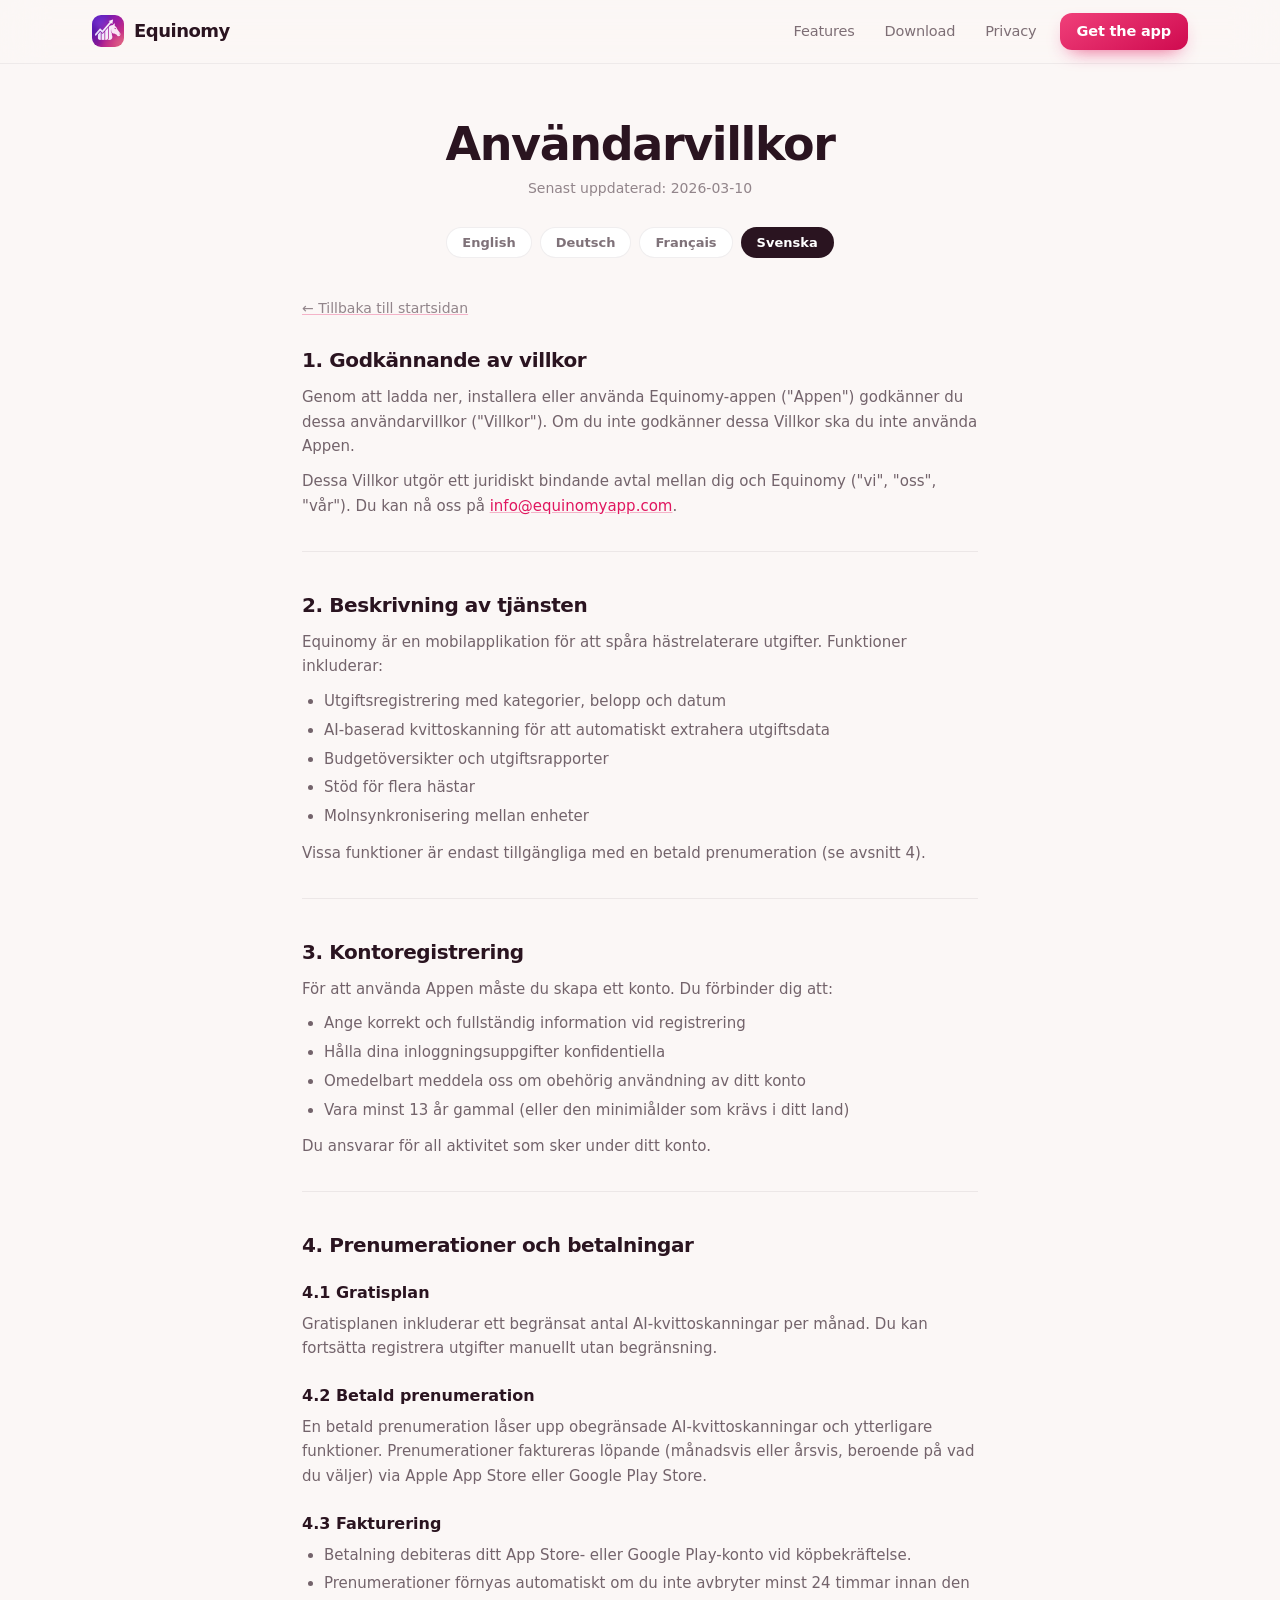
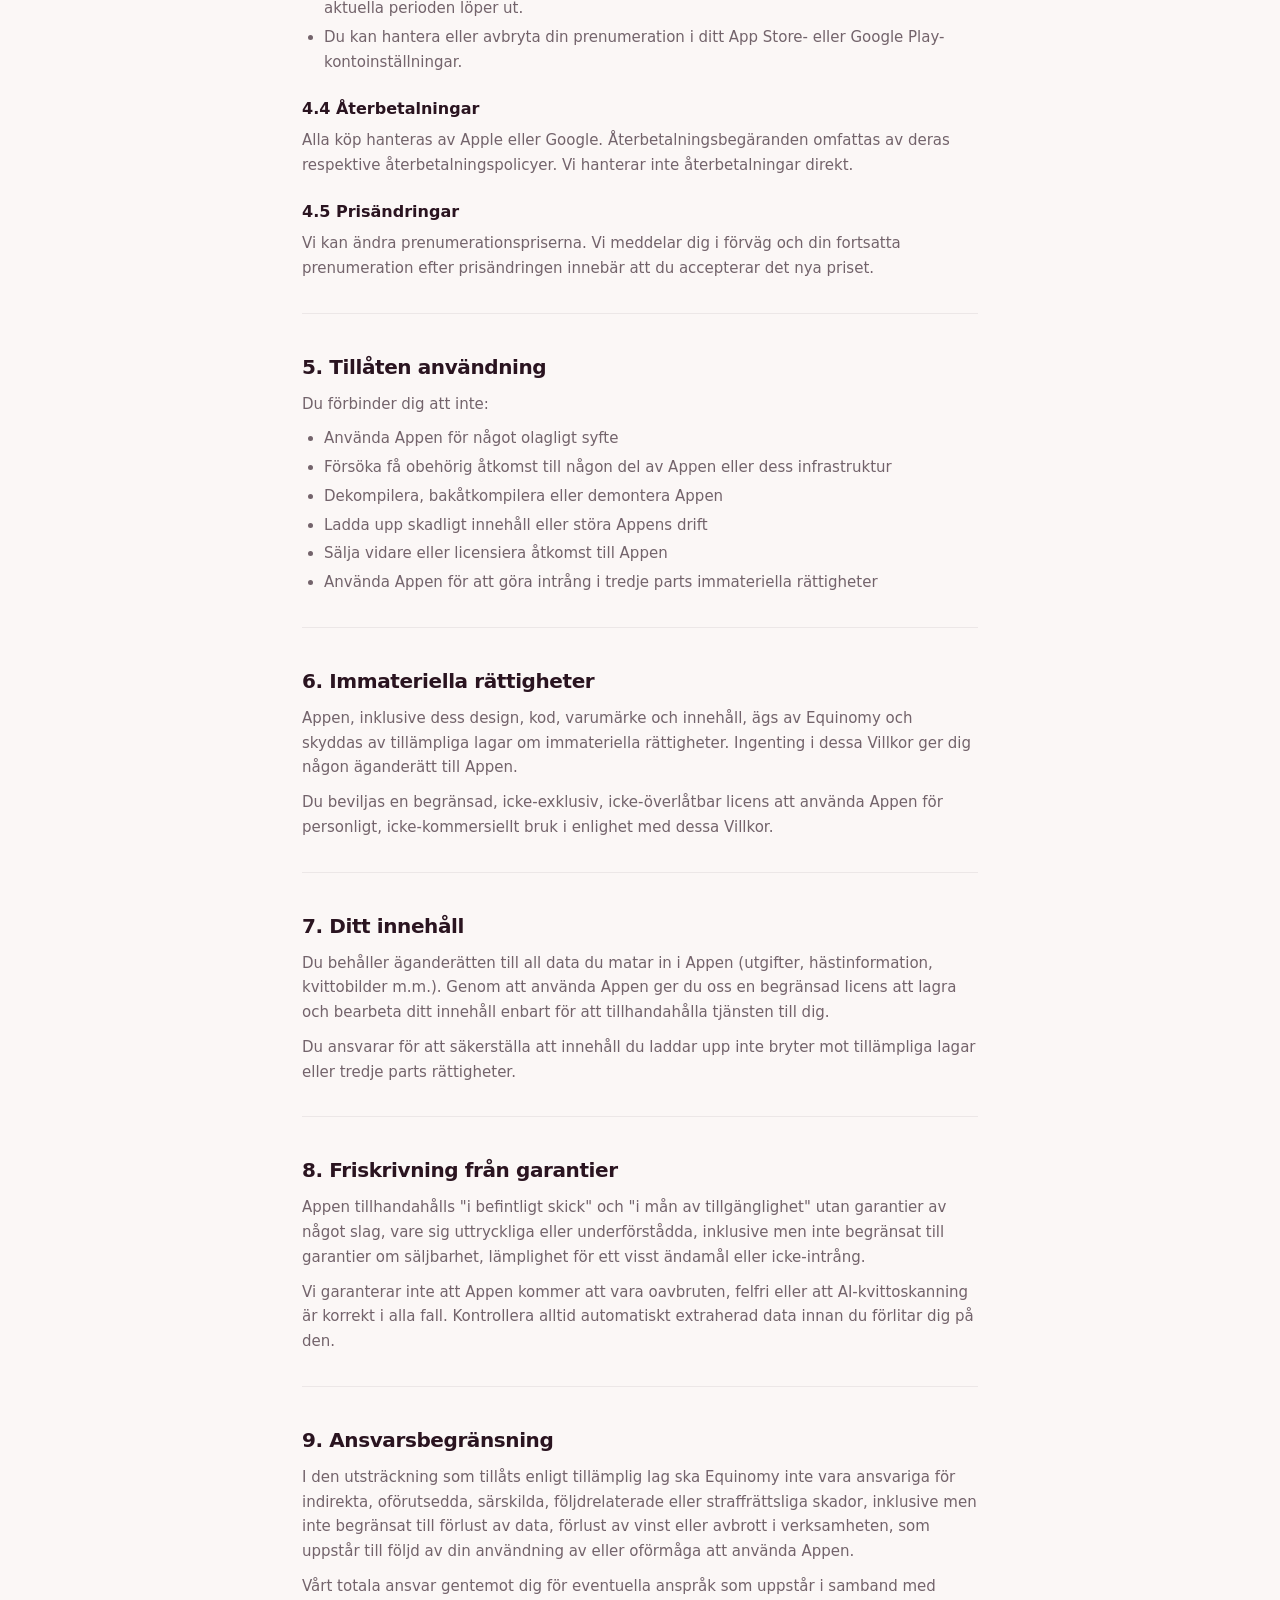
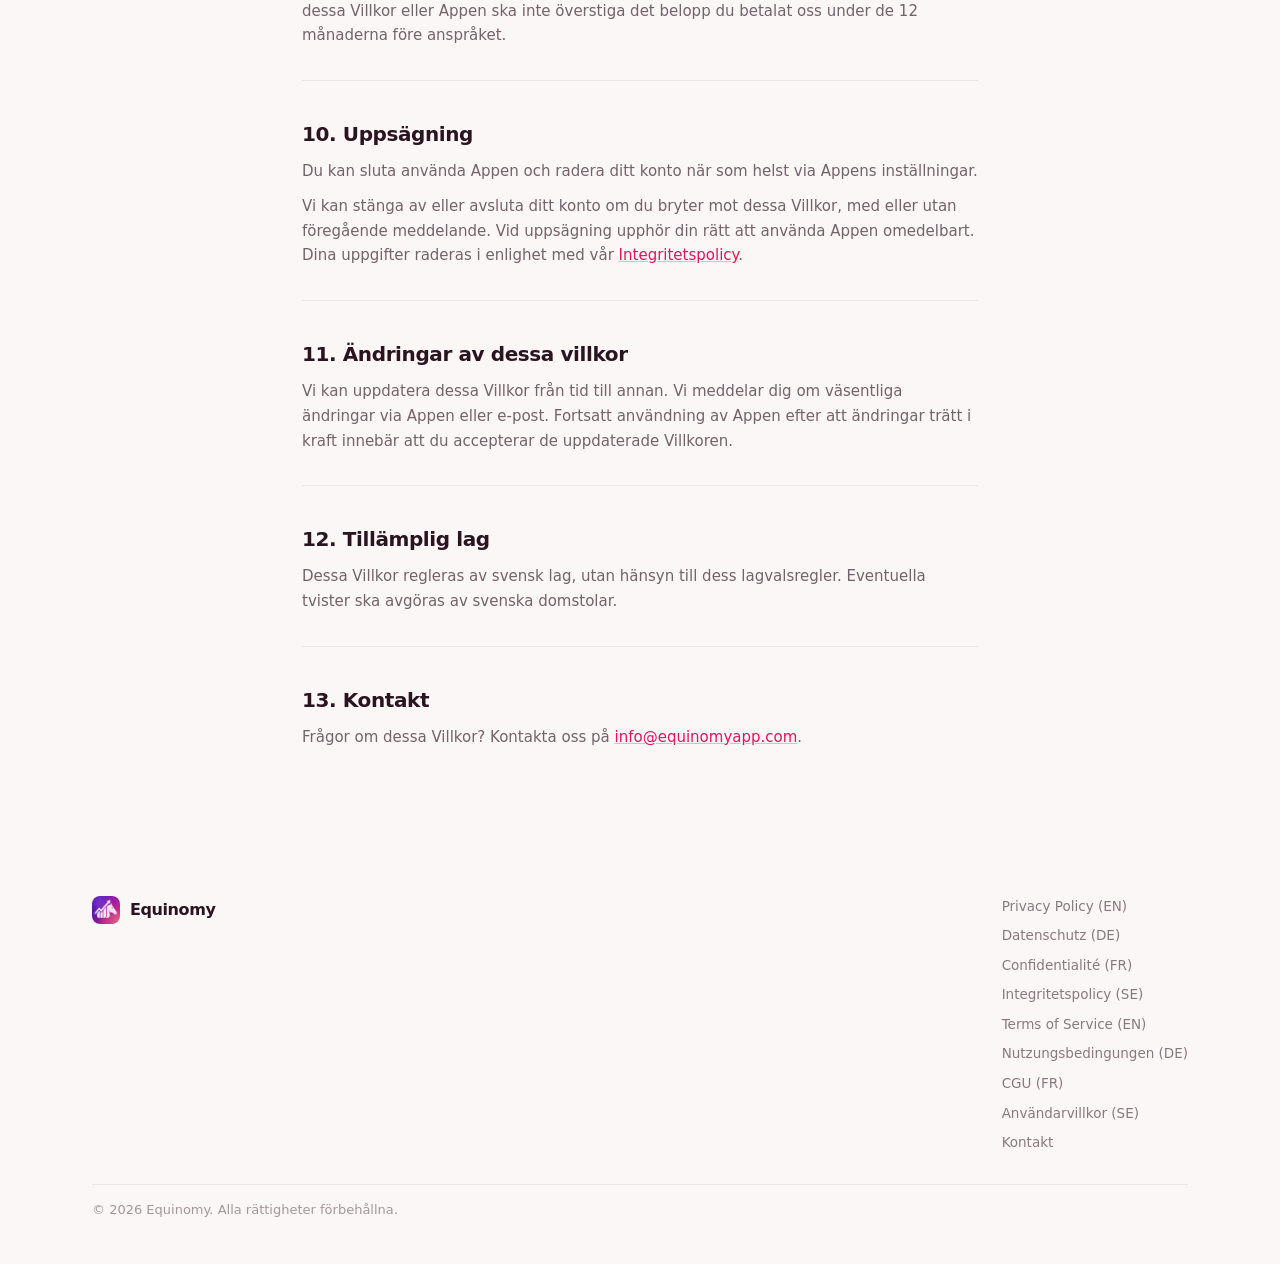
<file: terms-se.html>
<!DOCTYPE html>
<html lang="sv">
<head>
  <meta charset="UTF-8" />
  <meta name="viewport" content="width=device-width, initial-scale=1.0" />
  <title>Användarvillkor – Equinomy</title>
  <meta name="description" content="Användarvillkor för Equinomy-appen för hästutgifter." />
  <link rel="icon" href="assets/logo-icon.png" />
  <link rel="stylesheet" href="assets/style.css" />
</head>
<body>

<nav>
  <div class="nav-inner">
    <a class="nav-logo" href="index.html">
      <img src="assets/logo-icon.png" alt="Equinomy logo" />
      Equinomy
    </a>
    <ul class="nav-links">
      <li><a href="index.html#features">Features</a></li>
      <li><a href="index.html#download">Download</a></li>
      <li><a href="privacy-policy-en.html">Privacy</a></li>
      <li><a class="nav-cta" href="index.html#download">Get the app</a></li>
    </ul>
  </div>
</nav>

<div class="page-header">
  <h1>Användarvillkor</h1>
  <p>Senast uppdaterad: 2026-03-10</p>
</div>

<div class="lang-switcher">
  <a href="terms-en.html">English</a>
  <a href="terms-de.html">Deutsch</a>
  <a href="terms-fr.html">Français</a>
  <a href="terms-se.html" class="active">Svenska</a>
</div>

<div class="policy-body">
  <a class="back-link" href="index.html">← Tillbaka till startsidan</a>

  <h2>1. Godkännande av villkor</h2>
  <p>Genom att ladda ner, installera eller använda Equinomy-appen ("Appen") godkänner du dessa användarvillkor ("Villkor"). Om du inte godkänner dessa Villkor ska du inte använda Appen.</p>
  <p>Dessa Villkor utgör ett juridiskt bindande avtal mellan dig och Equinomy ("vi", "oss", "vår"). Du kan nå oss på <a href="mailto:info@equinomyapp.com">info@equinomyapp.com</a>.</p>

  <hr>

  <h2>2. Beskrivning av tjänsten</h2>
  <p>Equinomy är en mobilapplikation för att spåra hästrelaterare utgifter. Funktioner inkluderar:</p>
  <ul>
    <li>Utgiftsregistrering med kategorier, belopp och datum</li>
    <li>AI-baserad kvittoskanning för att automatiskt extrahera utgiftsdata</li>
    <li>Budgetöversikter och utgiftsrapporter</li>
    <li>Stöd för flera hästar</li>
    <li>Molnsynkronisering mellan enheter</li>
  </ul>
  <p>Vissa funktioner är endast tillgängliga med en betald prenumeration (se avsnitt 4).</p>

  <hr>

  <h2>3. Kontoregistrering</h2>
  <p>För att använda Appen måste du skapa ett konto. Du förbinder dig att:</p>
  <ul>
    <li>Ange korrekt och fullständig information vid registrering</li>
    <li>Hålla dina inloggningsuppgifter konfidentiella</li>
    <li>Omedelbart meddela oss om obehörig användning av ditt konto</li>
    <li>Vara minst 13 år gammal (eller den minimiålder som krävs i ditt land)</li>
  </ul>
  <p>Du ansvarar för all aktivitet som sker under ditt konto.</p>

  <hr>

  <h2>4. Prenumerationer och betalningar</h2>

  <h3>4.1 Gratisplan</h3>
  <p>Gratisplanen inkluderar ett begränsat antal AI-kvittoskanningar per månad. Du kan fortsätta registrera utgifter manuellt utan begränsning.</p>

  <h3>4.2 Betald prenumeration</h3>
  <p>En betald prenumeration låser upp obegränsade AI-kvittoskanningar och ytterligare funktioner. Prenumerationer faktureras löpande (månadsvis eller årsvis, beroende på vad du väljer) via Apple App Store eller Google Play Store.</p>

  <h3>4.3 Fakturering</h3>
  <ul>
    <li>Betalning debiteras ditt App Store- eller Google Play-konto vid köpbekräftelse.</li>
    <li>Prenumerationer förnyas automatiskt om du inte avbryter minst 24 timmar innan den aktuella perioden löper ut.</li>
    <li>Du kan hantera eller avbryta din prenumeration i ditt App Store- eller Google Play-kontoinställningar.</li>
  </ul>

  <h3>4.4 Återbetalningar</h3>
  <p>Alla köp hanteras av Apple eller Google. Återbetalningsbegäranden omfattas av deras respektive återbetalningspolicyer. Vi hanterar inte återbetalningar direkt.</p>

  <h3>4.5 Prisändringar</h3>
  <p>Vi kan ändra prenumerationspriserna. Vi meddelar dig i förväg och din fortsatta prenumeration efter prisändringen innebär att du accepterar det nya priset.</p>

  <hr>

  <h2>5. Tillåten användning</h2>
  <p>Du förbinder dig att inte:</p>
  <ul>
    <li>Använda Appen för något olagligt syfte</li>
    <li>Försöka få obehörig åtkomst till någon del av Appen eller dess infrastruktur</li>
    <li>Dekompilera, bakåtkompilera eller demontera Appen</li>
    <li>Ladda upp skadligt innehåll eller störa Appens drift</li>
    <li>Sälja vidare eller licensiera åtkomst till Appen</li>
    <li>Använda Appen för att göra intrång i tredje parts immateriella rättigheter</li>
  </ul>

  <hr>

  <h2>6. Immateriella rättigheter</h2>
  <p>Appen, inklusive dess design, kod, varumärke och innehåll, ägs av Equinomy och skyddas av tillämpliga lagar om immateriella rättigheter. Ingenting i dessa Villkor ger dig någon äganderätt till Appen.</p>
  <p>Du beviljas en begränsad, icke-exklusiv, icke-överlåtbar licens att använda Appen för personligt, icke-kommersiellt bruk i enlighet med dessa Villkor.</p>

  <hr>

  <h2>7. Ditt innehåll</h2>
  <p>Du behåller äganderätten till all data du matar in i Appen (utgifter, hästinformation, kvittobilder m.m.). Genom att använda Appen ger du oss en begränsad licens att lagra och bearbeta ditt innehåll enbart för att tillhandahålla tjänsten till dig.</p>
  <p>Du ansvarar för att säkerställa att innehåll du laddar upp inte bryter mot tillämpliga lagar eller tredje parts rättigheter.</p>

  <hr>

  <h2>8. Friskrivning från garantier</h2>
  <p>Appen tillhandahålls "i befintligt skick" och "i mån av tillgänglighet" utan garantier av något slag, vare sig uttryckliga eller underförstådda, inklusive men inte begränsat till garantier om säljbarhet, lämplighet för ett visst ändamål eller icke-intrång.</p>
  <p>Vi garanterar inte att Appen kommer att vara oavbruten, felfri eller att AI-kvittoskanning är korrekt i alla fall. Kontrollera alltid automatiskt extraherad data innan du förlitar dig på den.</p>

  <hr>

  <h2>9. Ansvarsbegränsning</h2>
  <p>I den utsträckning som tillåts enligt tillämplig lag ska Equinomy inte vara ansvariga för indirekta, oförutsedda, särskilda, följdrelaterade eller straffrättsliga skador, inklusive men inte begränsat till förlust av data, förlust av vinst eller avbrott i verksamheten, som uppstår till följd av din användning av eller oförmåga att använda Appen.</p>
  <p>Vårt totala ansvar gentemot dig för eventuella anspråk som uppstår i samband med dessa Villkor eller Appen ska inte överstiga det belopp du betalat oss under de 12 månaderna före anspråket.</p>

  <hr>

  <h2>10. Uppsägning</h2>
  <p>Du kan sluta använda Appen och radera ditt konto när som helst via Appens inställningar.</p>
  <p>Vi kan stänga av eller avsluta ditt konto om du bryter mot dessa Villkor, med eller utan föregående meddelande. Vid uppsägning upphör din rätt att använda Appen omedelbart. Dina uppgifter raderas i enlighet med vår <a href="privacy-policy-se.html">Integritetspolicy</a>.</p>

  <hr>

  <h2>11. Ändringar av dessa villkor</h2>
  <p>Vi kan uppdatera dessa Villkor från tid till annan. Vi meddelar dig om väsentliga ändringar via Appen eller e-post. Fortsatt användning av Appen efter att ändringar trätt i kraft innebär att du accepterar de uppdaterade Villkoren.</p>

  <hr>

  <h2>12. Tillämplig lag</h2>
  <p>Dessa Villkor regleras av svensk lag, utan hänsyn till dess lagvalsregler. Eventuella tvister ska avgöras av svenska domstolar.</p>

  <hr>

  <h2>13. Kontakt</h2>
  <p>Frågor om dessa Villkor? Kontakta oss på <a href="mailto:info@equinomyapp.com">info@equinomyapp.com</a>.</p>
</div>

<footer>
  <div class="footer-top">
    <div class="footer-brand">
      <img src="assets/logo-icon.png" alt="Equinomy logo" />
      <span>Equinomy</span>
    </div>
    <div class="footer-links">
    <a href="privacy-policy-en.html">Privacy Policy (EN)</a>
    <a href="privacy-policy-de.html">Datenschutz (DE)</a>
    <a href="privacy-policy-fr.html">Confidentialité (FR)</a>
    <a href="privacy-policy-se.html">Integritetspolicy (SE)</a>
    <a href="terms-en.html">Terms of Service (EN)</a>
    <a href="terms-de.html">Nutzungsbedingungen (DE)</a>
    <a href="terms-fr.html">CGU (FR)</a>
    <a href="terms-se.html">Användarvillkor (SE)</a>
    <a href="mailto:info@equinomyapp.com">Kontakt</a>
    </div>
  </div>
  <div class="footer-rule"></div>
  <div class="copyright">&copy; 2026 Equinomy. Alla rättigheter förbehållna.</div>
</footer>

</body>
</html>
</file>
<file: assets/style.css>
/* ─────────────────────────────────────────────────────────────
   Equinomy marketing site — v2 design system
   Cream ground / plum ink / pink accent, matching the redesigned app.
   See /design/README.md for the full handoff spec these values come from.
   ───────────────────────────────────────────────────────────── */

*, *::before, *::after { box-sizing: border-box; margin: 0; padding: 0; }

:root {
  --cream: #fbf7f6;
  --cream-warm: #f3ecea;
  --ink: #2a1420;
  --ink-deep: #1a0c14;
  --ink-deeper: #120810;
  --pink: #e0165f;
  --pink-light: #f0407a;
  --pink-deep: #cf0a4f;
  --pink-hover: #c8104c;
  --pink-pale: #ff8fb4;
  --pink-pale2: #ff5c92;
  --amber: #d98200;
  --teal: #0e8fa0;
  --green: #17a05f;
  --green-deep: #0f7345;
  --violet: #6a4fe0;
  --magenta: #c1349a;
  --grey: #8a8f9c;
  --grey2: #5f6878;
  --mint: #7ce0aa;

  --cta-gradient: linear-gradient(150deg, var(--pink-light), var(--pink-deep));
}

html { scroll-behavior: smooth; }

body {
  margin: 0;
  background: var(--cream);
  font-family: -apple-system, BlinkMacSystemFont, "SF Pro Display", "SF Pro Text", system-ui, sans-serif;
  -webkit-font-smoothing: antialiased;
  color: var(--ink);
}

a { color: var(--pink); text-decoration: none; }
a:hover { color: var(--pink-hover); }

@keyframes bloom {
  from { opacity: 0; transform: translateY(18px); }
  to   { opacity: 1; transform: none; }
}

/* ── NAV ────────────────────────────────────────────────────── */
nav {
  position: sticky;
  top: 0;
  z-index: 40;
  backdrop-filter: blur(22px) saturate(1.5);
  -webkit-backdrop-filter: blur(22px) saturate(1.5);
  background: rgba(251, 247, 246, .72);
  border-bottom: 1px solid rgba(42, 20, 32, .06);
}

.nav-inner {
  max-width: 1140px;
  margin: 0 auto;
  padding: 13px 22px;
  display: flex;
  flex-wrap: wrap;
  align-items: center;
  justify-content: space-between;
  gap: 10px 20px;
}

.nav-logo {
  display: flex;
  align-items: center;
  gap: 10px;
  font: 700 18px/1 -apple-system, system-ui, sans-serif;
  letter-spacing: -.028em;
  color: var(--ink);
}

.nav-logo img { width: 32px; height: 32px; border-radius: 9px; object-fit: contain; display: block; }

.nav-links {
  display: flex;
  flex-wrap: wrap;
  align-items: center;
  gap: 4px;
  list-style: none;
}

.nav-links a {
  display: inline-block;
  font: 500 14.5px/1 -apple-system, system-ui, sans-serif;
  letter-spacing: -.012em;
  color: rgba(42, 20, 32, .6);
  padding: 9px 13px;
  border-radius: 10px;
}

.nav-links a:hover { background: rgba(42, 20, 32, .05); color: var(--ink); }

.nav-links a.nav-cta {
  font: 590 14.5px/1 -apple-system, system-ui, sans-serif;
  color: #fff;
  background: var(--cta-gradient);
  padding: 11px 17px;
  border-radius: 12px;
  margin-left: 6px;
  box-shadow: 0 8px 20px -10px rgba(224, 22, 95, .9);
}

.nav-links a.nav-cta:hover { background: var(--cta-gradient); color: #fff; }

.nav-links a.active {
  background: var(--ink);
  color: #fff;
}
.nav-links a.active:hover { background: var(--ink); color: #fff; }

/* ── SHARED SECTION HEADER ─────────────────────────────────── */
.eyebrow {
  font: 590 12.5px/1 -apple-system, system-ui, sans-serif;
  letter-spacing: .1em;
  text-transform: uppercase;
  color: var(--pink-deep);
}
.eyebrow.on-dark { color: var(--pink-pale); }

.section-h2 {
  font: 700 clamp(32px, 4.2vw, 50px)/1.05 -apple-system, system-ui, sans-serif;
  letter-spacing: -.032em;
  margin: 14px 0 0;
  max-width: 720px;
  text-wrap: balance;
}
.section-h2.on-dark { color: #fff; }

.section-sub {
  font: 400 clamp(15px, 1.5vw, 18px)/1.55 -apple-system, system-ui, sans-serif;
  color: rgba(42, 20, 32, .55);
  max-width: 560px;
  margin: 16px 0 0;
  text-wrap: pretty;
}
.section-sub.on-dark { color: rgba(255, 255, 255, .6); }

/* ── BUTTONS ────────────────────────────────────────────────── */
.btn-primary {
  display: inline-block;
  font: 590 16px/1 -apple-system, system-ui, sans-serif;
  letter-spacing: -.015em;
  color: #fff;
  background: var(--cta-gradient);
  padding: 16px 26px;
  border-radius: 15px;
  box-shadow: 0 16px 34px -14px rgba(224, 22, 95, .95);
}
.btn-primary:hover { color: #fff; }

.btn-secondary {
  display: inline-block;
  font: 590 16px/1 -apple-system, system-ui, sans-serif;
  letter-spacing: -.015em;
  color: var(--ink);
  background: #fff;
  border: 1px solid rgba(42, 20, 32, .09);
  padding: 16px 26px;
  border-radius: 15px;
}
.btn-secondary:hover { color: var(--ink); background: #fff8f7; }

/* ── HERO ───────────────────────────────────────────────────── */
.hero { position: relative; overflow: hidden; }

.hero-glow { position: absolute; border-radius: 50%; pointer-events: none; }
.hero-glow-1 {
  top: -260px; left: 50%; transform: translateX(-42%);
  width: 1100px; height: 760px;
  background: radial-gradient(circle, rgba(224, 22, 95, .16), rgba(224, 22, 95, 0) 62%);
}
.hero-glow-2 {
  top: 60px; right: -180px;
  width: 700px; height: 620px;
  background: radial-gradient(circle, rgba(217, 130, 0, .14), rgba(217, 130, 0, 0) 64%);
}

.hero-inner {
  position: relative;
  max-width: 1140px;
  margin: 0 auto;
  padding: 56px 22px 20px;
  display: flex;
  flex-wrap: wrap;
  gap: 40px;
  align-items: center;
}

.hero-copy { flex: 1 1 380px; min-width: 0; animation: bloom 620ms cubic-bezier(.2, .8, .2, 1) both; }

.hero-copy h1 {
  font: 700 clamp(42px, 6.2vw, 72px)/1.02 -apple-system, system-ui, sans-serif;
  letter-spacing: -.038em;
  margin: 22px 0 0;
  text-wrap: balance;
}
.hero-copy h1 .muted { color: rgba(42, 20, 32, .42); }

.hero-copy > p {
  font: 400 clamp(16px, 1.6vw, 19px)/1.55 -apple-system, system-ui, sans-serif;
  letter-spacing: -.011em;
  color: rgba(42, 20, 32, .6);
  max-width: 460px;
  margin: 20px 0 0;
  text-wrap: pretty;
}

.hero-actions { display: flex; flex-wrap: wrap; gap: 11px; margin-top: 30px; }

.trust-pills { display: flex; flex-wrap: wrap; gap: 9px; margin-top: 34px; }
.trust-pill {
  display: flex; align-items: center; gap: 7px;
  background: #fff; border: 1px solid rgba(42, 20, 32, .07);
  border-radius: 999px; padding: 8px 14px;
  font: 500 13px/1 -apple-system, system-ui, sans-serif; color: rgba(42, 20, 32, .62);
}
.trust-pill .dot { width: 6px; height: 6px; border-radius: 3px; flex: none; }
.dot-green { background: var(--green); }
.dot-teal { background: var(--teal); }
.dot-violet { background: var(--violet); }

.hero-phone-col {
  flex: 1 1 300px; min-width: 0;
  display: flex; justify-content: center;
  animation: bloom 760ms 90ms cubic-bezier(.2, .8, .2, 1) both;
}

/* ── PHONE MOCKUPS (dark bezel drawn in CSS; screen content is a real
   app screenshot — see assets/screenshots/, sourced from the mobile repo's
   app-screenshots/) ───────── */
.phone-shell {
  width: 100%; max-width: 314px;
  border-radius: 44px;
  background: var(--ink-deep);
  padding: 9px;
  box-shadow: 0 44px 90px -40px rgba(60, 15, 35, .55), 0 8px 24px -12px rgba(60, 15, 35, .3);
}
.phone-screen {
  border-radius: 36px;
  background: var(--cream);
  overflow: hidden;
  position: relative;
  aspect-ratio: 314 / 650;
}
.phone-shell-sm {
  border-radius: 38px;
  background: var(--ink-deeper);
  padding: 8px;
  box-shadow: 0 40px 80px -40px rgba(0, 0, 0, .7);
}
.phone-shell-sm.raised { transform: translateY(-18px); box-shadow: 0 50px 90px -40px rgba(0, 0, 0, .75); }
.phone-screen-sm {
  border-radius: 31px;
  background: var(--cream);
  overflow: hidden;
  aspect-ratio: 280 / 580;
  position: relative;
}
/* Screenshots are ~1206×2622 (iPhone simulator captures), aspect-ratio
   ≈ 0.46 — a close match for both screen boxes above, so `cover` never
   crops meaningfully; it's there as a safety net, not doing real work. */
.phone-screenshot { width: 100%; height: 100%; object-fit: cover; display: block; }

/* ── FEATURES ───────────────────────────────────────────────── */
.features { max-width: 1140px; margin: 0 auto; padding: 76px 22px 0; }

.features-grid {
  display: grid;
  grid-template-columns: repeat(auto-fit, minmax(300px, 1fr));
  gap: 16px;
  margin-top: 38px;
}

.card {
  min-width: 0;
  background: #fff;
  border: 1px solid rgba(42, 20, 32, .06);
  border-radius: 28px;
  padding: 30px;
  box-shadow: 0 30px 60px -50px rgba(60, 15, 35, .7);
}

.card-wide { grid-column: 1 / -1; display: flex; flex-wrap: wrap; gap: 26px; align-items: center; }
.card-wide > .card-copy { flex: 1 1 280px; min-width: 0; }
.card-wide > .card-visual { flex: 1 1 280px; min-width: 0; }

.card h3 {
  font: 700 22px/1.15 -apple-system, system-ui, sans-serif;
  letter-spacing: -.024em;
  margin: 0;
}
.card-wide h3 { font: 700 24px/1.15 -apple-system, system-ui, sans-serif; letter-spacing: -.026em; }
.card p {
  font: 400 15px/1.55 -apple-system, system-ui, sans-serif;
  color: rgba(42, 20, 32, .55);
  margin: 10px 0 0;
  text-wrap: pretty;
}
.card-wide p { font-size: 15.5px; margin-top: 11px; }

.card-dark { background: var(--ink); border: none; box-shadow: 0 30px 60px -46px rgba(60, 15, 35, .9); }
.card-dark h3 { color: #fff; }
.card-dark p { color: rgba(255, 255, 255, .62); }

/* AI receipt scanning visual */
.ai-visual { display: flex; flex-wrap: wrap; gap: 12px; align-items: flex-start; }
.receipt-panel, .ai-extracted-panel { flex: 1 1 130px; min-width: 0; border-radius: 16px; padding: 14px; }
.receipt-panel { background: var(--cream); border: 1px solid rgba(42, 20, 32, .06); }
.receipt-store { font: 590 11.5px/1.3 -apple-system, system-ui, sans-serif; }
.receipt-date { font: 400 10.5px/1.3 -apple-system, system-ui, sans-serif; color: rgba(42, 20, 32, .45); margin-top: 3px; }
.receipt-rule { height: 1px; background: rgba(42, 20, 32, .08); margin: 11px 0; }
.receipt-rule.tight { margin: 9px 0; }
.receipt-line { display: flex; justify-content: space-between; gap: 8px; font: 400 11.5px/1.5 -apple-system, system-ui, sans-serif; color: rgba(42, 20, 32, .6); }
.receipt-total { display: flex; justify-content: space-between; gap: 8px; font: 590 12px/1.4 -apple-system, system-ui, sans-serif; }

.ai-extracted-panel { background: linear-gradient(160deg, rgba(224, 22, 95, .09), rgba(224, 22, 95, .03)); border: 1px solid rgba(224, 22, 95, .16); }
.ai-extracted-label { font: 700 10px/1 -apple-system, system-ui, sans-serif; letter-spacing: .06em; color: var(--pink-deep); }
.ai-extracted-row { display: flex; justify-content: space-between; gap: 8px; font: 400 11.5px/1.6 -apple-system, system-ui, sans-serif; color: rgba(42, 20, 32, .5); margin-top: 10px; }
.ai-extracted-row + .ai-extracted-row { margin-top: 0; }
.ai-extracted-row b { font-weight: 590; color: var(--ink); }

/* Multi-horse visual */
.horse-rows { display: flex; flex-direction: column; gap: 8px; margin-top: 20px; }
.horse-row { display: flex; align-items: center; gap: 11px; background: var(--cream); border-radius: 14px; padding: 11px 13px; }
.horse-avatar { width: 30px; height: 30px; border-radius: 15px; display: flex; align-items: center; justify-content: center; font: 700 12.5px/1 -apple-system, system-ui, sans-serif; color: #fff; flex: none; }
.horse-row-name { flex: 1; font: 590 14px/1 -apple-system, system-ui, sans-serif; }
.horse-row-amt { font: 590 14px/1 -apple-system, system-ui, sans-serif; font-variant-numeric: tabular-nums; }

/* Smart overviews visual */
.overview-panel { background: var(--cream); border-radius: 18px; padding: 16px; margin-top: 20px; }
.overview-total { font: 590 13px/1 -apple-system, system-ui, sans-serif; color: rgba(42, 20, 32, .5); }
.overview-bar { display: flex; gap: 3px; margin-top: 13px; height: 10px; border-radius: 5px; overflow: hidden; }
.overview-legend { display: grid; grid-template-columns: 1fr 1fr; gap: 7px 14px; margin-top: 14px; }
.legend-row { display: flex; align-items: center; gap: 7px; }
.legend-dot { width: 7px; height: 7px; border-radius: 4px; flex: none; }
.legend-label { flex: 1; font: 400 12.5px/1 -apple-system, system-ui, sans-serif; color: rgba(42, 20, 32, .6); }
.legend-val { font: 590 12.5px/1 -apple-system, system-ui, sans-serif; }

/* Budget visual */
.budget-rows { display: flex; flex-direction: column; gap: 12px; margin-top: 20px; }
.budget-row-meta { display: flex; justify-content: space-between; font: 500 12.5px/1 -apple-system, system-ui, sans-serif; color: rgba(42, 20, 32, .6); margin-bottom: 6px; }
.budget-row-meta b { font-weight: 590; color: var(--ink); }
.budget-track { height: 7px; border-radius: 4px; background: rgba(42, 20, 32, .07); overflow: hidden; }
.budget-fill { height: 100%; border-radius: 4px; }
.budget-warning { display: flex; align-items: center; gap: 8px; background: rgba(200, 16, 76, .07); border-radius: 12px; padding: 10px 12px; }
.budget-warning svg { stroke: var(--pink-hover); flex: none; }
.budget-warning span { font: 590 12.5px/1.3 -apple-system, system-ui, sans-serif; color: var(--pink-hover); }

/* Analytics visual */
.analytics-kpis { display: flex; gap: 9px; margin-top: 20px; }
.analytics-kpi { flex: 1; background: var(--cream); border-radius: 14px; padding: 13px; }
.analytics-kpi-label { font: 400 11.5px/1 -apple-system, system-ui, sans-serif; color: rgba(42, 20, 32, .5); }
.analytics-kpi-val { font: 700 20px/1 -apple-system, system-ui, sans-serif; letter-spacing: -.02em; margin-top: 8px; display: block; }
.analytics-kpi-val.negative { color: var(--pink-hover); }
.heatmap { display: grid; grid-template-columns: repeat(12, 1fr); gap: 4px; margin-top: 12px; }
.heatmap-cell { aspect-ratio: 1; border-radius: 4px; background: var(--magenta); }
.heatmap-labels { display: grid; grid-template-columns: repeat(12, 1fr); gap: 4px; margin-top: 7px; font: 500 9.5px/1 -apple-system, system-ui, sans-serif; color: rgba(42, 20, 32, .35); text-align: center; }

/* Income visual */
.income-rows { display: flex; flex-direction: column; gap: 8px; margin-top: 20px; }
.income-row { display: flex; align-items: center; gap: 11px; background: var(--cream); border-radius: 14px; padding: 11px 13px; }
.income-icon { width: 28px; height: 28px; border-radius: 9px; display: flex; align-items: center; justify-content: center; flex: none; }
.income-icon svg { stroke-width: 2; }
.income-label { flex: 1; font: 590 13.5px/1 -apple-system, system-ui, sans-serif; }
.income-amt { font: 590 13.5px/1 -apple-system, system-ui, sans-serif; color: var(--green); font-variant-numeric: tabular-nums; }
.income-net { display: flex; align-items: center; justify-content: space-between; gap: 11px; border-top: 1px solid rgba(42, 20, 32, .07); padding: 12px 13px 0; }
.income-net-label { font: 400 13px/1 -apple-system, system-ui, sans-serif; color: rgba(42, 20, 32, .5); }
.income-net-val { font: 700 15px/1 -apple-system, system-ui, sans-serif; font-variant-numeric: tabular-nums; }

/* Privacy card */
.privacy-badges { display: flex; flex-wrap: wrap; gap: 8px; margin-top: 22px; }
.privacy-badges span { font: 590 12.5px/1 -apple-system, system-ui, sans-serif; color: #fff; background: rgba(255, 255, 255, .1); border-radius: 999px; padding: 10px 14px; }

/* ── SEE IT IN ACTION (dark full-bleed) ────────────────────────*/
.action-section { margin-top: 88px; background: var(--ink); position: relative; overflow: hidden; }
.action-glow { position: absolute; border-radius: 50%; pointer-events: none; }
.action-glow-1 { top: -160px; left: -120px; width: 660px; height: 560px; background: radial-gradient(circle, rgba(224, 22, 95, .3), rgba(224, 22, 95, 0) 64%); }
.action-glow-2 { bottom: -220px; right: -140px; width: 700px; height: 600px; background: radial-gradient(circle, rgba(14, 143, 160, .26), rgba(14, 143, 160, 0) 66%); }
.action-inner { position: relative; max-width: 1140px; margin: 0 auto; padding: 80px 22px; }

.action-head { display: flex; flex-wrap: wrap; gap: 14px 26px; align-items: flex-end; margin-top: 14px; }
.action-head .section-h2 { flex: 1 1 300px; margin: 0; }
.action-head .section-sub { flex: 1 1 300px; margin: 0; }

.action-pills { display: flex; flex-wrap: wrap; gap: 12px; margin-top: 26px; }
.action-pill { display: flex; align-items: center; gap: 9px; background: rgba(255, 255, 255, .08); border-radius: 999px; padding: 10px 16px; }
.action-pill svg { stroke: var(--mint); stroke-width: 2.8; flex: none; }
.action-pill span { font: 500 13.5px/1 -apple-system, system-ui, sans-serif; color: rgba(255, 255, 255, .82); }

.action-phones { display: grid; grid-template-columns: repeat(auto-fit, minmax(230px, 1fr)); gap: 22px; margin-top: 52px; align-items: start; }

/* ── AI-POWERED ─────────────────────────────────────────────── */
.ai-section { max-width: 1140px; margin: 0 auto; padding: 88px 22px 0; display: flex; flex-wrap: wrap; gap: 36px 52px; align-items: center; }
.ai-section-copy { flex: 1 1 340px; min-width: 0; }
.ai-section-list { flex: 1 1 340px; min-width: 0; display: flex; flex-direction: column; gap: 9px; }
.ai-check-row { display: flex; align-items: center; gap: 13px; background: #fff; border: 1px solid rgba(42, 20, 32, .06); border-radius: 18px; padding: 16px 18px; }
.ai-check-icon { width: 28px; height: 28px; border-radius: 14px; background: rgba(224, 22, 95, .1); display: flex; align-items: center; justify-content: center; flex: none; }
.ai-check-icon svg { stroke: var(--pink-deep); stroke-width: 3; }
.ai-check-row span { font: 590 15.5px/1.3 -apple-system, system-ui, sans-serif; letter-spacing: -.014em; }

/* ── DOWNLOAD ───────────────────────────────────────────────── */
.download { max-width: 1140px; margin: 88px auto 0; padding: 0 22px; }
.download-panel {
  position: relative; overflow: hidden; border-radius: 36px;
  background: var(--cta-gradient);
  padding: clamp(44px, 6vw, 76px) clamp(26px, 5vw, 64px);
  text-align: center;
  box-shadow: 0 50px 90px -50px rgba(224, 22, 95, .9);
}
.download-glow { position: absolute; top: -160px; right: -100px; width: 520px; height: 460px; border-radius: 50%; background: radial-gradient(circle, rgba(255, 255, 255, .22), rgba(255, 255, 255, 0) 66%); }
.download-content { position: relative; }
.download-content .eyebrow { color: rgba(255, 255, 255, .72); }
.download-content h2 { font: 700 clamp(32px, 4.4vw, 52px)/1.05 -apple-system, system-ui, sans-serif; letter-spacing: -.032em; color: #fff; margin: 14px 0 0; text-wrap: balance; }
.download-content p { font: 400 clamp(15px, 1.6vw, 18px)/1.55 -apple-system, system-ui, sans-serif; color: #fff; margin: 14px auto 0; max-width: 440px; text-wrap: pretty; }
.store-buttons { display: flex; flex-wrap: wrap; gap: 12px; justify-content: center; margin-top: 32px; }
.store-badge-link { display: block; line-height: 0; }
.store-badge-link img { height: 54px; width: auto; display: block; }

/* ── FOOTER ─────────────────────────────────────────────────── */
footer { max-width: 1140px; margin: 0 auto; padding: 56px 22px 48px; }
.footer-top { display: flex; flex-wrap: wrap; gap: 22px; justify-content: space-between; align-items: flex-start; }
.footer-brand { display: flex; align-items: center; gap: 10px; }
.footer-brand img { width: 28px; height: 28px; border-radius: 8px; object-fit: contain; display: block; }
.footer-brand span { font: 700 16px/1 -apple-system, system-ui, sans-serif; letter-spacing: -.026em; }
.footer-links { display: grid; grid-template-columns: repeat(auto-fit, minmax(150px, max-content)); gap: 8px 34px; }
.footer-links a { font: 400 13.5px/1.6 -apple-system, system-ui, sans-serif; color: rgba(42, 20, 32, .55); }
.footer-links a:hover { color: var(--pink); }
.footer-rule { height: 1px; background: rgba(42, 20, 32, .07); margin: 30px 0 18px; }
footer .copyright { font: 400 13px/1 -apple-system, system-ui, sans-serif; color: rgba(42, 20, 32, .42); }

/* ── LEGAL PAGES (privacy / terms) ──────────────────────────── */
.page-header { max-width: 1140px; margin: 0 auto; padding: 56px 22px 8px; text-align: center; }
.page-header h1 { font: 700 clamp(32px, 4.2vw, 46px)/1.05 -apple-system, system-ui, sans-serif; letter-spacing: -.03em; }
.page-header p { font: 400 14px/1.5 -apple-system, system-ui, sans-serif; color: rgba(42, 20, 32, .5); margin-top: 10px; }

.lang-switcher { display: flex; gap: 8px; justify-content: center; flex-wrap: wrap; padding: 20px 22px 0; }
.lang-switcher a { padding: 8px 15px; border-radius: 999px; font: 590 13px/1 -apple-system, system-ui, sans-serif; color: rgba(42, 20, 32, .6); background: #fff; border: 1px solid rgba(42, 20, 32, .07); }
.lang-switcher a:hover { color: var(--ink); background: rgba(42, 20, 32, .05); }
.lang-switcher a.active { background: var(--ink); color: #fff; border-color: transparent; }
.lang-switcher a.active:hover { color: #fff; }

.policy-body { max-width: 720px; margin: 0 auto; padding: 40px 22px 80px; }

.back-link { display: inline-flex; align-items: center; gap: 6px; font: 500 14px/1 -apple-system, system-ui, sans-serif; color: rgba(42, 20, 32, .5); margin-bottom: 32px; }
.back-link:hover { color: var(--ink); }

.policy-body h2 { font: 700 20px/1.3 -apple-system, system-ui, sans-serif; letter-spacing: -.02em; margin: 40px 0 12px; color: var(--ink); }
.policy-body h2:first-of-type { margin-top: 0; }
.policy-body h3 { font: 590 16px/1.35 -apple-system, system-ui, sans-serif; margin: 24px 0 8px; color: var(--ink); }
.policy-body p, .policy-body li { font: 400 15px/1.65 -apple-system, system-ui, sans-serif; color: rgba(42, 20, 32, .65); margin-bottom: 10px; }
.policy-body ul { padding-left: 22px; margin-bottom: 12px; }
.policy-body li { margin-bottom: 4px; }
.policy-body strong { color: var(--ink); font-weight: 590; }
.policy-body a { text-decoration: underline; text-decoration-color: rgba(224, 22, 95, .3); }
.policy-body a:hover { text-decoration-color: var(--pink-hover); }

.policy-body table { width: 100%; border-collapse: collapse; font-size: 14px; margin: 16px 0; border-radius: 12px; overflow: hidden; border: 1px solid rgba(42, 20, 32, .08); }
.policy-body th, .policy-body td { padding: 10px 14px; border-bottom: 1px solid rgba(42, 20, 32, .07); text-align: left; color: rgba(42, 20, 32, .65); }
.policy-body tr:last-child td { border-bottom: none; }
.policy-body th { background: var(--cream); font-weight: 590; color: var(--ink); font-size: 12.5px; text-transform: uppercase; letter-spacing: .04em; }

.policy-body hr { border: none; border-top: 1px solid rgba(42, 20, 32, .07); margin: 32px 0; }

/* ── RESPONSIVE ─────────────────────────────────────────────── */
@media (max-width: 860px) {
  .action-phones { grid-template-columns: repeat(auto-fit, minmax(200px, 1fr)); }
}

@media (max-width: 680px) {
  .hero-inner { padding-top: 40px; }
}

@media (max-width: 560px) {
  .card-wide { flex-direction: column; align-items: stretch; }
}
</file>
